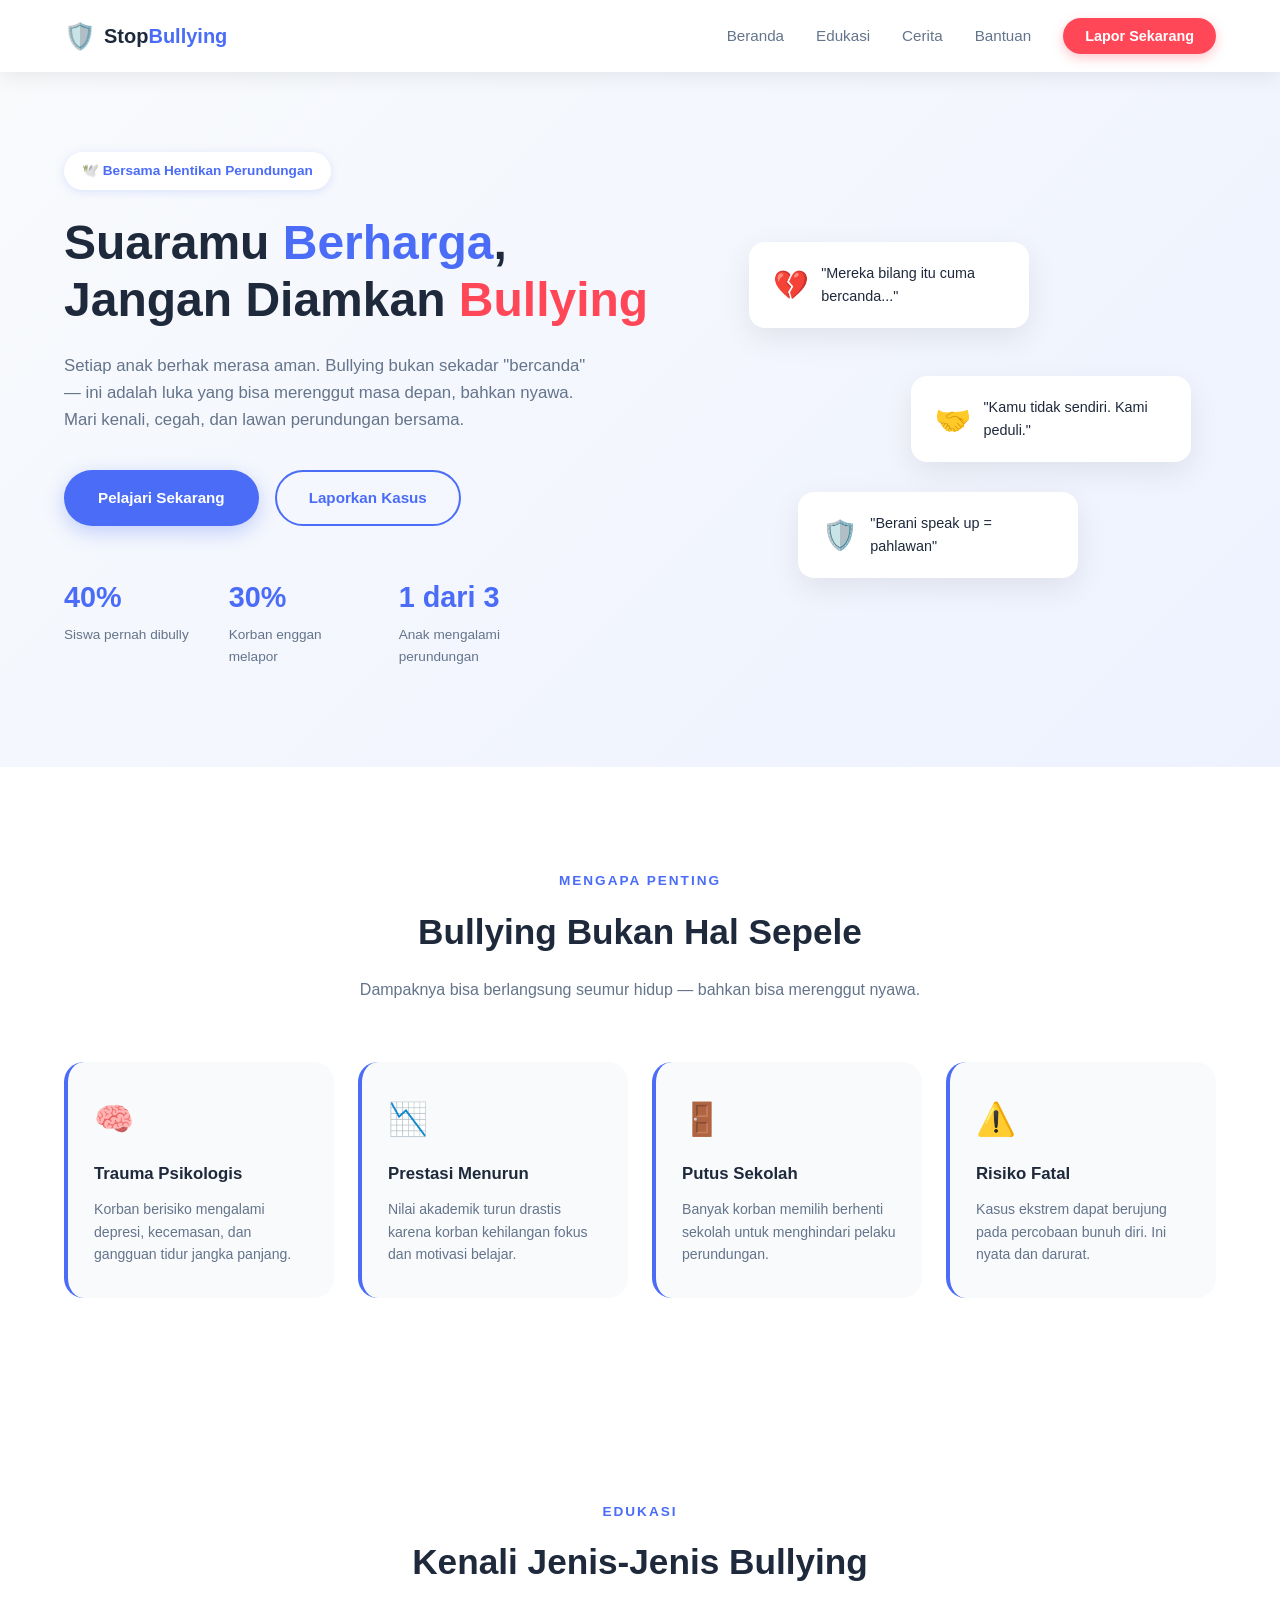
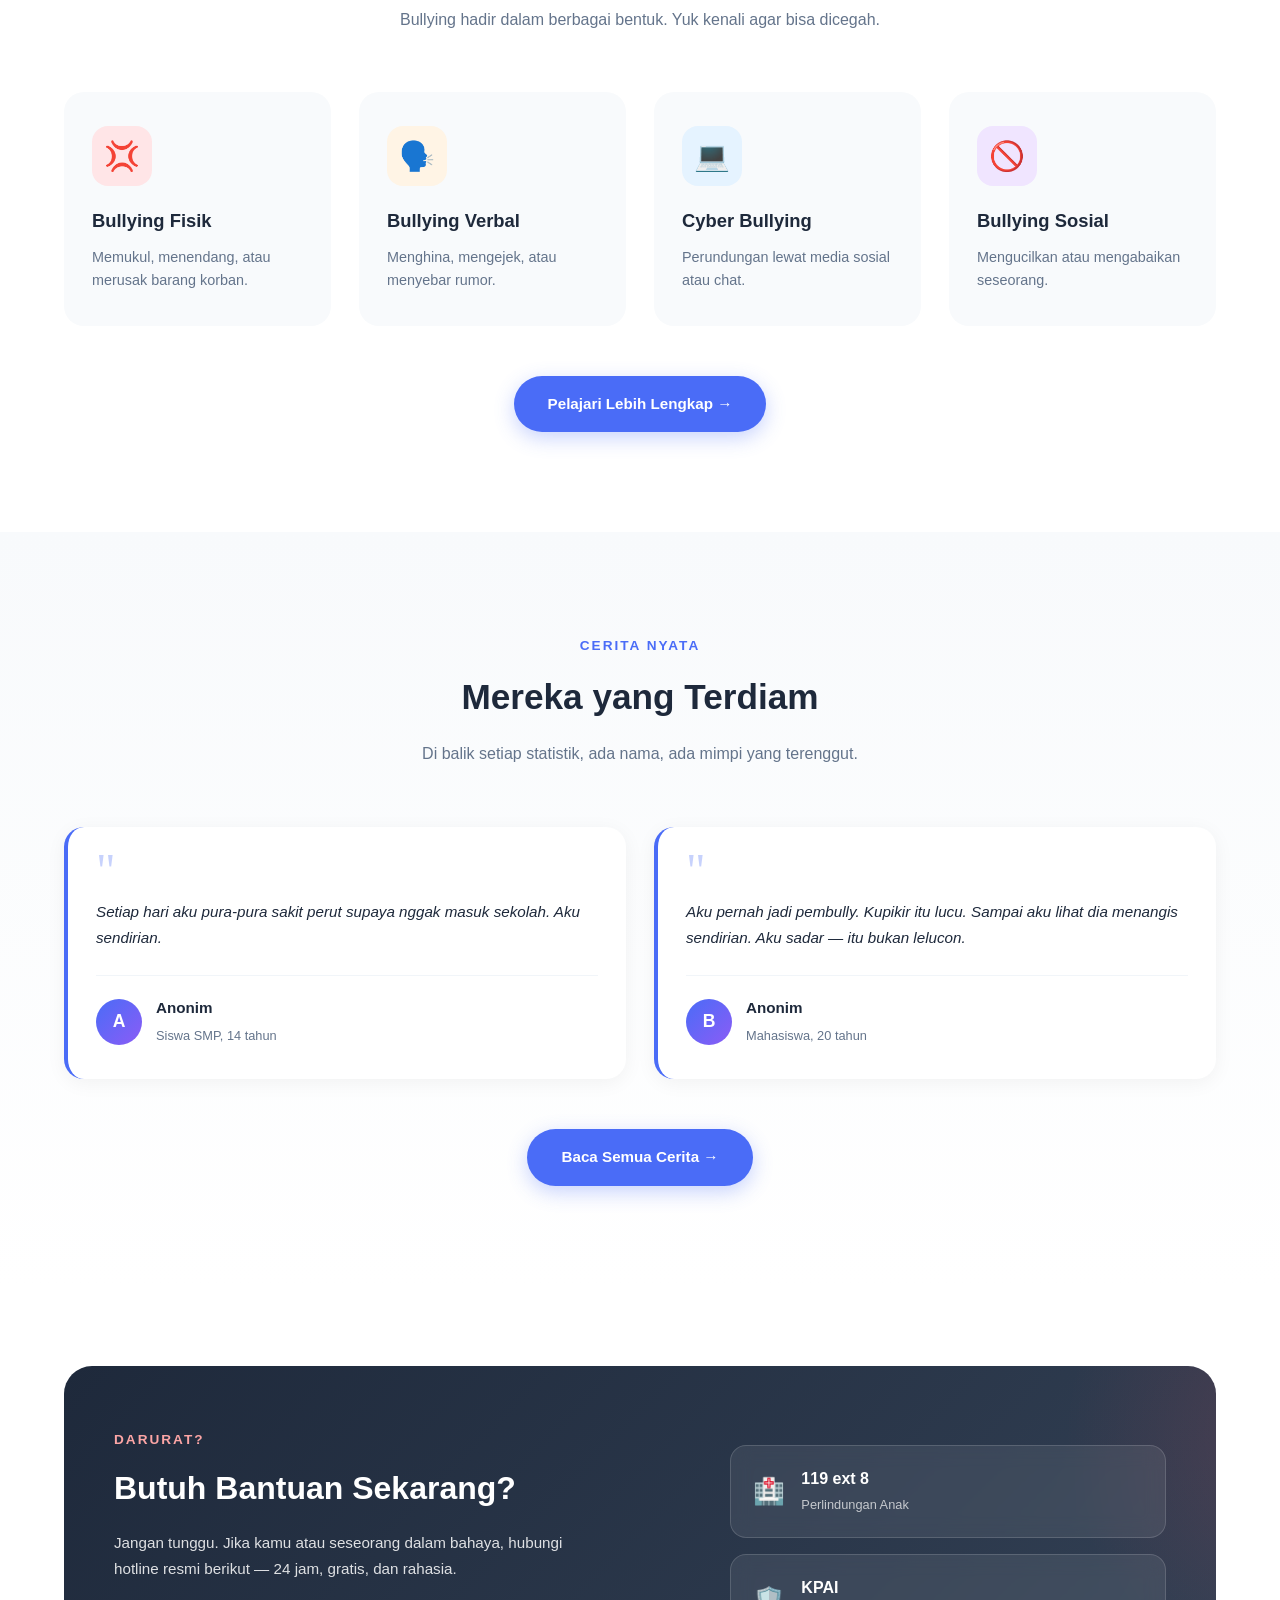
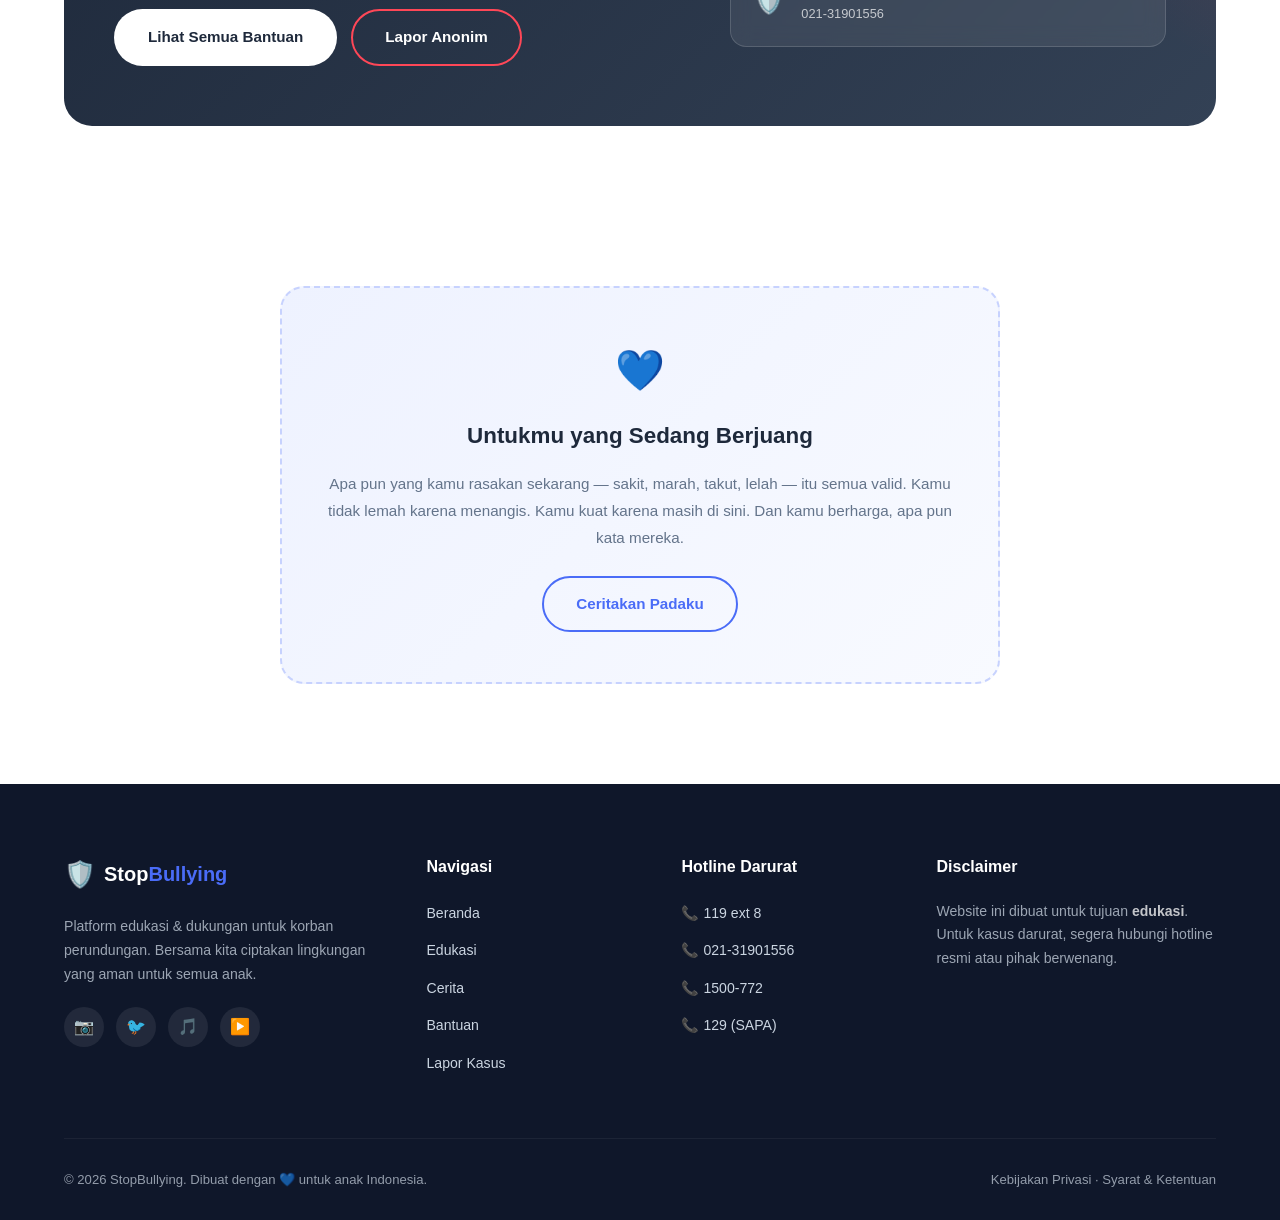
<file: index.html>
<!doctype html>
<html lang="en">
  <head>
    <meta charset="UTF-8" />
    <meta name="viewport" content="width=device-width, initial-scale=1.0" />
    <title>Lindungi kawan bersama</title>
    <link rel="stylesheet" href="./style.css" />
  </head>
  <body>
    <!-- ===== NAVBAR ===== -->
    <nav class="navbar">
      <div class="container nav-container">
        <a href="index.html" class="logo">
          <span class="logo-icon">🛡️</span>
          <span class="logo-text"
            >Stop<span class="highlight">Bullying</span></span
          >
        </a>

        <ul class="nav-menu" id="navMenu">
          <li><a href="index.html" class="nav-link active">Beranda</a></li>
          <li><a href="edukasi.html" class="nav-link">Edukasi</a></li>
          <li><a href="cerita.html" class="nav-link">Cerita</a></li>
          <li><a href="bantuan.html" class="nav-link">Bantuan</a></li>
          <li><a href="lapor.html" class="btn-lapor">Lapor Sekarang</a></li>
        </ul>

        <div class="hamburger" id="hamburger">
          <span></span><span></span><span></span>
        </div>
      </div>
    </nav>

    <section class="hero">
      <div class="container hero-container">
        <div class="hero-content">
          <span class="hero-badge">🕊️ Bersama Hentikan Perundungan</span>
          <h1 class="hero-title">
            Suaramu <span class="text-primary">Berharga</span>,<br />
            Jangan Diamkan <span class="text-danger">Bullying</span>
          </h1>
          <p class="hero-desc">
            Setiap anak berhak merasa aman. Bullying bukan sekadar "bercanda" —
            ini adalah luka yang bisa merenggut masa depan, bahkan nyawa. Mari
            kenali, cegah, dan lawan perundungan bersama.
          </p>
          <div class="hero-buttons">
            <a href="edukasi.html" class="btn btn-primary">Pelajari Sekarang</a>
            <a href="lapor.html" class="btn btn-outline">Laporkan Kasus</a>
          </div>

          <div class="hero-stats">
            <div class="stat-item">
              <h3>40%</h3>
              <p>Siswa pernah dibully</p>
            </div>
            <div class="stat-item">
              <h3>30%</h3>
              <p>Korban enggan melapor</p>
            </div>
            <div class="stat-item">
              <h3>1 dari 3</h3>
              <p>Anak mengalami perundungan</p>
            </div>
          </div>
        </div>

        <div class="hero-visual">
          <div class="hero-card card-1">
            <span class="card-icon">💔</span>
            <p>"Mereka bilang itu cuma bercanda..."</p>
          </div>
          <div class="hero-card card-2">
            <span class="card-icon">🤝</span>
            <p>"Kamu tidak sendiri. Kami peduli."</p>
          </div>
          <div class="hero-card card-3">
            <span class="card-icon">🛡️</span>
            <p>"Berani speak up = pahlawan"</p>
          </div>
        </div>
      </div>
    </section>

    <!-- ===== WHY SECTION (Kenapa ini penting) ===== -->
    <section class="why">
      <div class="container">
        <div class="section-header">
          <span class="section-label">MENGAPA PENTING</span>
          <h2 class="section-title">Bullying Bukan Hal Sepele</h2>
          <p class="section-desc">
            Dampaknya bisa berlangsung seumur hidup — bahkan bisa merenggut
            nyawa.
          </p>
        </div>

        <div class="why-grid">
          <div class="why-card">
            <div class="why-icon">🧠</div>
            <h3>Trauma Psikologis</h3>
            <p>
              Korban berisiko mengalami depresi, kecemasan, dan gangguan tidur
              jangka panjang.
            </p>
          </div>
          <div class="why-card">
            <div class="why-icon">📉</div>
            <h3>Prestasi Menurun</h3>
            <p>
              Nilai akademik turun drastis karena korban kehilangan fokus dan
              motivasi belajar.
            </p>
          </div>
          <div class="why-card">
            <div class="why-icon">🚪</div>
            <h3>Putus Sekolah</h3>
            <p>
              Banyak korban memilih berhenti sekolah untuk menghindari pelaku
              perundungan.
            </p>
          </div>
          <div class="why-card">
            <div class="why-icon">⚠️</div>
            <h3>Risiko Fatal</h3>
            <p>
              Kasus ekstrem dapat berujung pada percobaan bunuh diri. Ini nyata
              dan darurat.
            </p>
          </div>
        </div>
      </div>
    </section>

    <!-- ===== PREVIEW EDUKASI ===== -->
    <section class="preview-section">
      <div class="container">
        <div class="section-header">
          <span class="section-label">EDUKASI</span>
          <h2 class="section-title">Kenali Jenis-Jenis Bullying</h2>
          <p class="section-desc">
            Bullying hadir dalam berbagai bentuk. Yuk kenali agar bisa dicegah.
          </p>
        </div>

        <div class="edukasi-grid">
          <div class="edu-card">
            <div class="edu-icon" style="background: #ffe5e7; color: #ff4757">
              💢
            </div>
            <h3>Bullying Fisik</h3>
            <p>Memukul, menendang, atau merusak barang korban.</p>
          </div>
          <div class="edu-card">
            <div class="edu-icon" style="background: #fff4e5; color: #ff9f43">
              🗣️
            </div>
            <h3>Bullying Verbal</h3>
            <p>Menghina, mengejek, atau menyebar rumor.</p>
          </div>
          <div class="edu-card">
            <div class="edu-icon" style="background: #e5f3ff; color: #4a6cf7">
              💻
            </div>
            <h3>Cyber Bullying</h3>
            <p>Perundungan lewat media sosial atau chat.</p>
          </div>
          <div class="edu-card">
            <div class="edu-icon" style="background: #f0e5ff; color: #8b5cf6">
              🚫
            </div>
            <h3>Bullying Sosial</h3>
            <p>Mengucilkan atau mengabaikan seseorang.</p>
          </div>
        </div>

        <div class="section-cta">
          <a href="edukasi.html" class="btn btn-primary">
            Pelajari Lebih Lengkap →
          </a>
        </div>
      </div>
    </section>

    <!-- ===== PREVIEW CERITA ===== -->
    <section class="preview-section gray-bg">
      <div class="container">
        <div class="section-header">
          <span class="section-label">CERITA NYATA</span>
          <h2 class="section-title">Mereka yang Terdiam</h2>
          <p class="section-desc">
            Di balik setiap statistik, ada nama, ada mimpi yang terenggut.
          </p>
        </div>

        <div class="cerita-grid">
          <div class="cerita-card">
            <div class="cerita-quote">"</div>
            <p class="cerita-text">
              Setiap hari aku pura-pura sakit perut supaya nggak masuk sekolah.
              Aku sendirian.
            </p>
            <div class="cerita-author">
              <div class="author-avatar">A</div>
              <div>
                <h4>Anonim</h4>
                <span>Siswa SMP, 14 tahun</span>
              </div>
            </div>
          </div>
          <div class="cerita-card">
            <div class="cerita-quote">"</div>
            <p class="cerita-text">
              Aku pernah jadi pembully. Kupikir itu lucu. Sampai aku lihat dia
              menangis sendirian. Aku sadar — itu bukan lelucon.
            </p>
            <div class="cerita-author">
              <div class="author-avatar">B</div>
              <div>
                <h4>Anonim</h4>
                <span>Mahasiswa, 20 tahun</span>
              </div>
            </div>
          </div>
        </div>

        <div class="section-cta">
          <a href="cerita.html" class="btn btn-primary">
            Baca Semua Cerita →
          </a>
        </div>
      </div>
    </section>

    <!-- ===== HIGHLIGHT BANTUAN ===== -->
    <section class="highlight-bantuan">
      <div class="container">
        <div class="highlight-box">
          <div class="highlight-content">
            <span class="section-label" style="color: #fca5a5">DARURAT?</span>
            <h2>Butuh Bantuan Sekarang?</h2>
            <p>
              Jangan tunggu. Jika kamu atau seseorang dalam bahaya, hubungi
              hotline resmi berikut — 24 jam, gratis, dan rahasia.
            </p>
            <div class="highlight-buttons">
              <a href="bantuan.html" class="btn btn-white"
                >Lihat Semua Bantuan</a
              >
              <a href="lapor.html" class="btn btn-danger-outline"
                >Lapor Anonim</a
              >
            </div>
          </div>
          <div class="highlight-hotlines">
            <a href="tel:119" class="mini-hotline">
              <span>🏥</span>
              <div>
                <strong>119 ext 8</strong>
                <small>Perlindungan Anak</small>
              </div>
            </a>
            <a href="tel:02131901556" class="mini-hotline">
              <span>🛡️</span>
              <div>
                <strong>KPAI</strong>
                <small>021-31901556</small>
              </div>
            </a>
          </div>
        </div>
      </div>
    </section>

    <!-- ===== SUPPORT BOX ===== -->
    <section class="support-section">
      <div class="container">
        <div class="support-box">
          <div class="support-icon">💙</div>
          <h3>Untukmu yang Sedang Berjuang</h3>
          <p>
            Apa pun yang kamu rasakan sekarang — sakit, marah, takut, lelah —
            itu semua valid. Kamu tidak lemah karena menangis. Kamu kuat karena
            masih di sini. Dan kamu berharga, apa pun kata mereka.
          </p>
          <a href="lapor.html" class="btn btn-outline">Ceritakan Padaku</a>
        </div>
      </div>
    </section>

    <!-- ===== FOOTER ===== -->
    <footer class="footer">
      <div class="container">
        <div class="footer-grid">
          <!-- Kolom 1: Brand -->
          <div class="footer-col">
            <a href="index.html" class="logo footer-logo">
              <span class="logo-icon">🛡️</span>
              <span class="logo-text"
                >Stop<span class="highlight">Bullying</span></span
              >
            </a>
            <p class="footer-desc">
              Platform edukasi & dukungan untuk korban perundungan. Bersama kita
              ciptakan lingkungan yang aman untuk semua anak.
            </p>
            <div class="footer-social">
              <a href="#" aria-label="Instagram">📷</a>
              <a href="#" aria-label="Twitter">🐦</a>
              <a href="#" aria-label="TikTok">🎵</a>
              <a href="#" aria-label="YouTube">▶️</a>
            </div>
          </div>

          <!-- Kolom 2: Navigasi -->
          <div class="footer-col">
            <h4>Navigasi</h4>
            <ul class="footer-links">
              <li><a href="index.html">Beranda</a></li>
              <li><a href="edukasi.html">Edukasi</a></li>
              <li><a href="cerita.html">Cerita</a></li>
              <li><a href="bantuan.html">Bantuan</a></li>
              <li><a href="lapor.html">Lapor Kasus</a></li>
            </ul>
          </div>

          <!-- Kolom 3: Hotline Darurat -->
          <div class="footer-col">
            <h4>Hotline Darurat</h4>
            <ul class="footer-links">
              <li><a href="tel:119">📞 119 ext 8</a></li>
              <li><a href="tel:02131901556">📞 021-31901556</a></li>
              <li><a href="tel:1500772">📞 1500-772</a></li>
              <li><a href="tel:129">📞 129 (SAPA)</a></li>
            </ul>
          </div>

          <!-- Kolom 4: Disclaimer -->
          <div class="footer-col">
            <h4>Disclaimer</h4>
            <p class="footer-desc">
              Website ini dibuat untuk tujuan <strong>edukasi</strong>. Untuk
              kasus darurat, segera hubungi hotline resmi atau pihak berwenang.
            </p>
          </div>
        </div>

        <div class="footer-bottom">
          <p>© 2026 StopBullying. Dibuat dengan 💙 untuk anak Indonesia.</p>
          <p class="footer-bottom-links">
            <a href="#">Kebijakan Privasi</a> ·
            <a href="#">Syarat & Ketentuan</a>
          </p>
        </div>
      </div>
    </footer>

    <script src="./script.js"></script>
  </body>
</html>
</file>
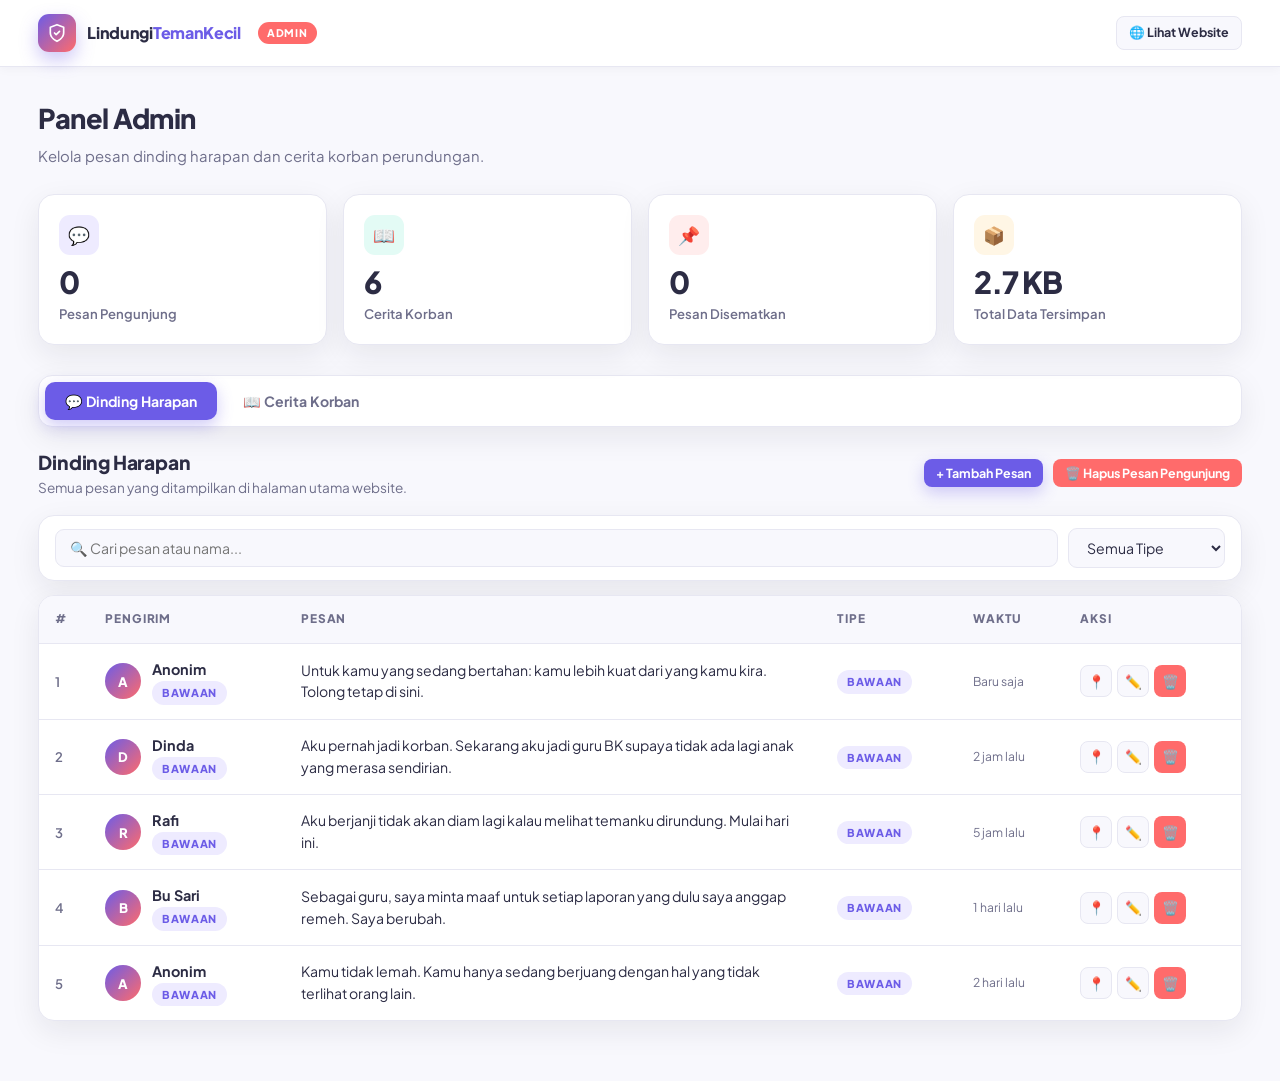
<file: admin.html>
<!DOCTYPE html>
<html lang="id">
<head>
<meta charset="UTF-8">
<meta name="viewport" content="width=device-width, initial-scale=1.0">
<title>Admin Panel — LindungiTemanKecil</title>
<link rel="preconnect" href="https://fonts.googleapis.com">
<link rel="preconnect" href="https://fonts.gstatic.com" crossorigin>
<link href="https://fonts.googleapis.com/css2?family=Plus+Jakarta+Sans:wght@400;500;600;700;800&display=swap" rel="stylesheet">
<style>
/* ============================================================
   RESET & VARIABEL
   ============================================================ */
*,*::before,*::after { box-sizing: border-box; margin: 0; padding: 0; }

:root {
  --primary: #6C5CE7;
  --primary-dark: #4B3FD1;
  --primary-soft: #EEEBFF;
  --accent: #FF6B6B;
  --accent-soft: #FFEDED;
  --teal: #00B894;
  --teal-soft: #E3FBF5;
  --amber: #FFB020;
  --amber-soft: #FFF6E5;
  --dark: #14142B;
  --text: #2C2C44;
  --muted: #6E6E8A;
  --line: #E7E7F2;
  --bg: #F8F8FD;
  --white: #fff;
  --radius: 16px;
  --shadow: 0 10px 30px rgba(20,20,43,.08);
  --font: 'Plus Jakarta Sans', -apple-system, BlinkMacSystemFont, 'Segoe UI', Roboto, sans-serif;
}

body {
  font-family: var(--font);
  background: var(--bg);
  color: var(--text);
  line-height: 1.6;
  -webkit-font-smoothing: antialiased;
  min-height: 100vh;
}

button, input, textarea, select { font-family: inherit; font-size: inherit; }
ul { list-style: none; }
a { color: inherit; text-decoration: none; }

/* ============================================================
   TOPBAR
   ============================================================ */
.topbar {
  background: #fff;
  border-bottom: 1px solid var(--line);
  padding: 14px 0;
  position: sticky; top: 0; z-index: 50;
  box-shadow: 0 2px 10px rgba(20,20,43,.04);
}
.topbar__inner {
  display: flex; align-items: center; justify-content: space-between;
  gap: 20px; width: min(1280px, 94%); margin-inline: auto;
}
.logo { display: flex; align-items: center; gap: 11px; font-weight: 800; font-size: 1rem; letter-spacing: -.02em; }
.logo__mark {
  width: 38px; height: 38px; border-radius: 11px;
  background: linear-gradient(135deg, var(--primary), var(--accent));
  display: grid; place-items: center;
  box-shadow: 0 8px 18px rgba(108,92,231,.34);
  flex-shrink: 0;
}
.logo__mark svg { width: 20px; height: 20px; }
.logo__text span { color: var(--primary); }
.logo__badge {
  font-size: .66rem; font-weight: 800; letter-spacing: .08em;
  background: var(--accent); color: #fff;
  padding: 3px 9px; border-radius: 999px; margin-left: 6px;
}

.topbar__actions { display: flex; gap: 10px; align-items: center; }

.btn {
  display: inline-flex; align-items: center; justify-content: center; gap: 7px;
  padding: 9px 18px; border-radius: 10px; border: none;
  font-weight: 700; font-size: .85rem; cursor: pointer;
  transition: transform .18s, box-shadow .18s, background .18s, color .18s;
  white-space: nowrap;
}
.btn:hover { transform: translateY(-2px); }
.btn--primary { background: var(--primary); color: #fff; box-shadow: 0 6px 16px rgba(108,92,231,.3); }
.btn--primary:hover { background: var(--primary-dark); }
.btn--ghost { background: var(--bg); color: var(--text); border: 1px solid var(--line); }
.btn--ghost:hover { border-color: var(--primary); color: var(--primary); }
.btn--danger { background: var(--accent); color: #fff; }
.btn--danger:hover { background: #e85555; }
.btn--sm { padding: 6px 12px; font-size: .78rem; border-radius: 8px; }
.btn--icon { padding: 7px; width: 32px; height: 32px; border-radius: 8px; }

/* ============================================================
   CONTAINER & HEAD
   ============================================================ */
.container { width: min(1280px, 94%); margin: 30px auto 60px; }

.page-head { margin-bottom: 26px; }
.page-head h1 { font-size: 1.7rem; font-weight: 800; letter-spacing: -.02em; margin-bottom: 4px; }
.page-head p { color: var(--muted); font-size: .93rem; }

/* ============================================================
   STAT CARDS
   ============================================================ */
.stat-grid {
  display: grid; grid-template-columns: repeat(auto-fit, minmax(180px, 1fr));
  gap: 16px; margin-bottom: 30px;
}
.stat-card {
  background: #fff; border: 1px solid var(--line);
  border-radius: var(--radius); padding: 20px;
  box-shadow: var(--shadow);
  transition: transform .22s, box-shadow .22s;
}
.stat-card:hover { transform: translateY(-3px); box-shadow: 0 16px 40px rgba(20,20,43,.12); }
.stat-card__icon {
  width: 40px; height: 40px; border-radius: 11px;
  display: grid; place-items: center; font-size: 1.1rem;
  margin-bottom: 12px;
}
.sc-purple { background: var(--primary-soft); }
.sc-teal   { background: var(--teal-soft); }
.sc-red    { background: var(--accent-soft); }
.sc-amber  { background: var(--amber-soft); }
.stat-card__num {
  font-size: 1.9rem; font-weight: 800;
  letter-spacing: -.03em; line-height: 1;
}
.stat-card__label { font-size: .82rem; color: var(--muted); font-weight: 600; margin-top: 5px; }

/* ============================================================
   TAB NAVIGASI
   ============================================================ */
.tabs {
  display: flex; gap: 6px; flex-wrap: wrap;
  background: #fff; border: 1px solid var(--line);
  border-radius: 14px; padding: 6px;
  margin-bottom: 20px; box-shadow: var(--shadow);
}
.tab {
  padding: 10px 20px; border: none; background: transparent;
  border-radius: 10px; font-weight: 700; font-size: .88rem;
  color: var(--muted); cursor: pointer;
  transition: background .2s, color .2s;
}
.tab:hover { background: var(--bg); color: var(--text); }
.tab.active { background: var(--primary); color: #fff; box-shadow: 0 6px 16px rgba(108,92,231,.32); }

/* ============================================================
   PANEL
   ============================================================ */
.panel { display: none; animation: fadeIn .3s ease; }
.panel.active { display: block; }
@keyframes fadeIn {
  from { opacity: 0; transform: translateY(8px); }
  to   { opacity: 1; transform: none; }
}

.panel-head {
  display: flex; justify-content: space-between; align-items: center;
  flex-wrap: wrap; gap: 14px; margin-bottom: 16px;
}
.panel-head h2 { font-size: 1.2rem; font-weight: 800; letter-spacing: -.01em; }
.panel-head p { color: var(--muted); font-size: .85rem; }
.panel-actions { display: flex; gap: 10px; flex-wrap: wrap; }

.toolbar {
  display: flex; flex-wrap: wrap; gap: 10px; align-items: center;
  background: #fff; border: 1px solid var(--line);
  border-radius: var(--radius); padding: 12px 16px;
  margin-bottom: 14px; box-shadow: var(--shadow);
}
.toolbar input[type="search"], .toolbar select {
  padding: 9px 14px; border: 1px solid var(--line);
  border-radius: 9px; background: var(--bg);
  color: var(--text); outline: none; font-size: .88rem;
  transition: border-color .2s, background .2s;
}
.toolbar input[type="search"] { flex: 1; min-width: 200px; }
.toolbar input:focus, .toolbar select:focus {
  border-color: var(--primary); background: #fff;
}

/* ============================================================
   TABEL
   ============================================================ */
.table-wrap {
  background: #fff; border: 1px solid var(--line);
  border-radius: var(--radius); overflow: hidden;
  box-shadow: var(--shadow);
}
table {
  width: 100%; border-collapse: collapse;
  font-size: .9rem;
}
thead {
  background: var(--bg);
  border-bottom: 1px solid var(--line);
}
th {
  text-align: left; padding: 14px 16px;
  font-size: .74rem; font-weight: 800;
  letter-spacing: .07em; text-transform: uppercase;
  color: var(--muted); white-space: nowrap;
}
td {
  padding: 14px 16px; border-bottom: 1px solid var(--line);
  vertical-align: middle;
}
tbody tr:last-child td { border-bottom: none; }
tbody tr { transition: background .18s; }
tbody tr:hover { background: #FAFAFF; }
tbody tr.pinned { background: linear-gradient(to right, var(--primary-soft), transparent 60%); }

.td-num { color: var(--muted); font-size: .82rem; font-weight: 600; width: 50px; }
.td-avatar {
  display: flex; align-items: center; gap: 11px;
}
.avatar {
  width: 36px; height: 36px; border-radius: 50%;
  display: grid; place-items: center;
  font-weight: 800; font-size: .82rem; color: #fff;
  flex-shrink: 0;
  background: linear-gradient(135deg, var(--primary), var(--accent));
}
.td-name { font-weight: 700; }
.td-meta { font-size: .76rem; color: var(--muted); }
.td-text {
  max-width: 420px; line-height: 1.55;
  color: var(--text); font-size: .88rem;
}
.td-actions { display: flex; gap: 5px; white-space: nowrap; }

.badge {
  display: inline-block;
  font-size: .68rem; font-weight: 800;
  letter-spacing: .05em; text-transform: uppercase;
  padding: 3px 10px; border-radius: 999px;
  white-space: nowrap;
}
.badge--purple { background: var(--primary-soft); color: var(--primary); }
.badge--teal   { background: var(--teal-soft); color: #067A5C; }
.badge--red    { background: var(--accent-soft); color: #B33A3A; }
.badge--amber  { background: var(--amber-soft); color: #8B5E00; }

/* Empty state */
.empty {
  text-align: center; padding: 60px 20px;
  color: var(--muted);
}
.empty__icon { font-size: 2.4rem; margin-bottom: 12px; opacity: .5; }
.empty h4 { font-weight: 700; color: var(--text); margin-bottom: 4px; font-size: .98rem; }

/* ============================================================
   MODAL EDIT
   ============================================================ */
.modal-bg {
  position: fixed; inset: 0; z-index: 800;
  background: rgba(20,20,43,.55);
  backdrop-filter: blur(6px); -webkit-backdrop-filter: blur(6px);
  display: grid; place-items: center; padding: 20px;
  opacity: 0; visibility: hidden; transition: .25s;
}
.modal-bg.show { opacity: 1; visibility: visible; }
.modal {
  width: min(520px, 100%); background: #fff;
  border-radius: var(--radius); padding: 28px;
  box-shadow: 0 22px 60px rgba(20,20,43,.2);
  transform: scale(.94); transition: transform .28s;
  max-height: 92vh; overflow-y: auto;
}
.modal-bg.show .modal { transform: scale(1); }
.modal h3 { font-size: 1.15rem; font-weight: 800; margin-bottom: 20px; }
.field { margin-bottom: 14px; }
.field label {
  display: block; font-size: .74rem; font-weight: 800;
  letter-spacing: .06em; text-transform: uppercase;
  color: var(--muted); margin-bottom: 6px;
}
.field input, .field textarea, .field select {
  width: 100%; padding: 11px 14px;
  border: 1px solid var(--line); border-radius: 10px;
  background: var(--bg); outline: none; font-size: .9rem;
  transition: border-color .2s, background .2s;
}
.field input:focus, .field textarea:focus, .field select:focus {
  border-color: var(--primary); background: #fff;
}
.field textarea { min-height: 100px; resize: vertical; }
.modal__actions { display: flex; gap: 10px; justify-content: flex-end; margin-top: 22px; }

/* ============================================================
   TOAST
   ============================================================ */
.toast {
  position: fixed; bottom: 26px; left: 50%;
  transform: translate(-50%, 100px);
  background: var(--dark); color: #fff;
  padding: 13px 22px; border-radius: 12px;
  font-size: .9rem; font-weight: 600;
  box-shadow: 0 18px 40px rgba(20,20,43,.25);
  z-index: 900; opacity: 0; pointer-events: none;
  transition: transform .35s cubic-bezier(.2,.7,.3,1), opacity .35s;
  display: flex; align-items: center; gap: 10px;
}
.toast.show { transform: translate(-50%, 0); opacity: 1; }
.toast--ok  { background: linear-gradient(135deg, #00B894, #00D1A8); }
.toast--err { background: linear-gradient(135deg, #FF6B6B, #E85555); }

/* ============================================================
   RESPONSIVE
   ============================================================ */
@media (max-width: 720px) {
  .topbar__inner { flex-wrap: wrap; }
  .container { margin: 20px auto 50px; }
  .page-head h1 { font-size: 1.35rem; }
  .table-wrap { overflow-x: auto; }
  table { min-width: 700px; }
  .stat-card__num { font-size: 1.6rem; }
  .tabs { overflow-x: auto; flex-wrap: nowrap; }
  .tab { flex-shrink: 0; }
}
</style>
</head>
<body>

<!-- ============================================================
     TOPBAR
     ============================================================ -->
<header class="topbar">
  <div class="topbar__inner">
    <div class="logo">
      <span class="logo__mark">
        <svg viewBox="0 0 24 24" fill="none" stroke="#fff" stroke-width="2" stroke-linecap="round" stroke-linejoin="round">
          <path d="M12 22s8-4 8-10V5l-8-3-8 3v7c0 6 8 10 8 10z"/>
          <path d="M9 12l2 2 4-4"/>
        </svg>
      </span>
      <span class="logo__text">Lindungi<span>TemanKecil</span></span>
      <span class="logo__badge">ADMIN</span>
    </div>

    <div class="topbar__actions">
      <a href="index.html" class="btn btn--ghost btn--sm">🌐 Lihat Website</a>
    </div>
  </div>
</header>

<!-- ============================================================
     KONTEN
     ============================================================ -->
<div class="container">

  <div class="page-head">
    <h1>Panel Admin</h1>
    <p>Kelola pesan dinding harapan dan cerita korban perundungan.</p>
  </div>

  <!-- STAT CARDS -->
  <div class="stat-grid">
    <div class="stat-card">
      <div class="stat-card__icon sc-purple">💬</div>
      <div class="stat-card__num" id="statUserMsg">0</div>
      <div class="stat-card__label">Pesan Pengunjung</div>
    </div>
    <div class="stat-card">
      <div class="stat-card__icon sc-teal">📖</div>
      <div class="stat-card__num" id="statStories">0</div>
      <div class="stat-card__label">Cerita Korban</div>
    </div>
    <div class="stat-card">
      <div class="stat-card__icon sc-red">📌</div>
      <div class="stat-card__num" id="statPinned">0</div>
      <div class="stat-card__label">Pesan Disematkan</div>
    </div>
    <div class="stat-card">
      <div class="stat-card__icon sc-amber">📦</div>
      <div class="stat-card__num" id="statSize">0 KB</div>
      <div class="stat-card__label">Total Data Tersimpan</div>
    </div>
  </div>

  <!-- TABS -->
  <div class="tabs">
    <button class="tab active" data-panel="messages">💬 Dinding Harapan</button>
    <button class="tab" data-panel="stories">📖 Cerita Korban</button>
  </div>

  <!-- ============================================================
       PANEL: DINDING HARAPAN
       ============================================================ -->
  <section class="panel active" id="panel-messages">
    <div class="panel-head">
      <div>
        <h2>Dinding Harapan</h2>
        <p>Semua pesan yang ditampilkan di halaman utama website.</p>
      </div>
      <div class="panel-actions">
        <button class="btn btn--primary btn--sm" id="addMsg">+ Tambah Pesan</button>
        <button class="btn btn--danger btn--sm" id="clearUserMsg">🗑️ Hapus Pesan Pengunjung</button>
      </div>
    </div>

    <div class="toolbar">
      <input type="search" id="msgSearch" placeholder="🔍 Cari pesan atau nama...">
      <select id="msgFilter">
        <option value="all">Semua Tipe</option>
        <option value="user">Dari Pengunjung</option>
        <option value="default">Pesan Bawaan</option>
        <option value="pinned">Disematkan</option>
      </select>
    </div>

    <div class="table-wrap">
      <table>
        <thead>
          <tr>
            <th>#</th>
            <th>Pengirim</th>
            <th>Pesan</th>
            <th>Tipe</th>
            <th>Waktu</th>
            <th>Aksi</th>
          </tr>
        </thead>
        <tbody id="msgTbody"></tbody>
      </table>
    </div>
  </section>

  <!-- ============================================================
       PANEL: CERITA KORBAN
       ============================================================ -->
  <section class="panel" id="panel-stories">
    <div class="panel-head">
      <div>
        <h2>Cerita Korban</h2>
        <p>Daftar cerita yang ditampilkan di section "Cerita yang Jarang Kita Dengar".</p>
      </div>
      <div class="panel-actions">
        <button class="btn btn--primary btn--sm" id="addStory">+ Tambah Cerita</button>
        <button class="btn btn--ghost btn--sm" id="resetStories">↺ Reset Default</button>
      </div>
    </div>

    <div class="toolbar">
      <input type="search" id="storySearch" placeholder="🔍 Cari nama, cerita, atau tag...">
      <select id="storyFilter">
        <option value="all">Semua Kategori</option>
        <option value="anak">Anak &amp; Pelajar</option>
        <option value="remaja">Remaja</option>
        <option value="cyber">Dunia Maya</option>
        <option value="kerja">Dunia Kerja</option>
      </select>
    </div>

    <div class="table-wrap">
      <table>
        <thead>
          <tr>
            <th>#</th>
            <th>Korban</th>
            <th>Kategori</th>
            <th>Isi Cerita</th>
            <th>Tag</th>
            <th>Aksi</th>
          </tr>
        </thead>
        <tbody id="storyTbody"></tbody>
      </table>
    </div>
  </section>

</div>

<!-- ============================================================
     MODAL EDIT
     ============================================================ -->
<div class="modal-bg" id="modalBg">
  <div class="modal" id="modalContent">
    <!-- Diisi oleh JS -->
  </div>
</div>

<!-- TOAST -->
<div class="toast" id="toast">
  <span id="toastIcon">✓</span><span id="toastText">Tersimpan</span>
</div>

<script>
/* ============================================================
   KONFIGURASI — kunci localStorage sama dengan index.html
   ============================================================ */
const KEY_HOPE    = 'ltk_hope_messages';
const KEY_STORIES = 'ltk_stories';

/* ============================================================
   UTIL
   ============================================================ */
const $  = (s, el = document) => el.querySelector(s);
const $$ = (s, el = document) => Array.from(el.querySelectorAll(s));

function escapeHtml(str) {
  return String(str ?? '')
    .replace(/&/g, '&amp;').replace(/</g, '&lt;').replace(/>/g, '&gt;')
    .replace(/"/g, '&quot;').replace(/'/g, '&#039;');
}

function load(key, fallback = []) {
  try {
    const raw = localStorage.getItem(key);
    return raw ? JSON.parse(raw) : fallback;
  } catch { return fallback; }
}
function save(key, val) {
  try { localStorage.setItem(key, JSON.stringify(val)); return true; }
  catch { return false; }
}
function uid(prefix = 'id') {
  return prefix + '_' + Date.now() + '_' + Math.random().toString(36).slice(2, 7);
}

let toastTimer;
function toast(text, type = 'ok') {
  const el = $('#toast');
  $('#toastIcon').textContent = type === 'ok' ? '✓' : '!';
  $('#toastText').textContent = text;
  el.className = 'toast show ' + (type === 'ok' ? 'toast--ok' : 'toast--err');
  clearTimeout(toastTimer);
  toastTimer = setTimeout(() => el.classList.remove('show'), 2400);
}

/* ============================================================
   DATA DEFAULT
   ============================================================ */
const DEFAULT_STORIES = [
  { id:'s1', name:'"A"',   age:'11 tahun · SD',      cat:'anak',   avatar:'a1', text:'"Setiap hari tas saya disembunyikan. Saya bilang ke guru, tapi kata guru \'itu cuma becanda, kamu jangan cengeng\'. Akhirnya saya diam. Sampai sekarang saya masih takut kalau ada orang tertawa di belakang saya."', tag:'Perundungan verbal & fisik' },
  { id:'s2', name:'"R"',   age:'15 tahun · SMP',     cat:'remaja', avatar:'a2', text:'"Saya dikucilkan selama satu tahun. Tidak ada yang mau duduk di sebelah saya. Kalau ada kerja kelompok, saya selalu jadi yang terakhir dipilih. Saya mulai berpikir mungkin memang ada yang salah dengan diri saya."', tag:'Perundungan sosial' },
  { id:'s3', name:'"N"',   age:'16 tahun · SMA',     cat:'cyber',  avatar:'a3', text:'"Foto saya diedit dan disebar ke grup kelas. Ada ratusan komentar. Saya hapus akun, ganti nomor, tapi screenshot-nya tetap ada di internet. Rasanya seperti tidak ada tempat untuk bersembunyi."', tag:'Perundungan dunia maya' },
  { id:'s4', name:'"D"',   age:'12 tahun · SD',      cat:'anak',   avatar:'a4', text:'"Kata mereka saya terlalu gemuk. Saya berhenti makan siang di sekolah. Ibu saya tidak tahu sampai berat badan saya turun banyak. Saya hanya ingin tidak ada yang melihat saya."', tag:'Perundungan verbal' },
  { id:'s5', name:'"F"',   age:'17 tahun · SMA',     cat:'remaja', avatar:'a1', text:'"Saya dulunya pelaku. Saya pikir itu lucu karena semua orang tertawa. Baru setelah dia pindah sekolah, saya sadar. Saya menghancurkan seseorang hanya untuk terlihat keren. Saya minta maaf, tapi luka itu sudah ada."', tag:'Perspektif pelaku' },
  { id:'s6', name:'"S"',   age:'24 tahun · Pekerja', cat:'kerja',  avatar:'a2', text:'"Perundungan tidak berhenti di sekolah. Di kantor, saya direndahkan terus di depan tim, hasil kerja saya diakui orang lain. Saya takut melapor karena butuh pekerjaan ini."', tag:'Perundungan di tempat kerja' }
];

const DEFAULT_HOPE = [
  { id:'d1', name:'Anonim',  text:'Untuk kamu yang sedang bertahan: kamu lebih kuat dari yang kamu kira. Tolong tetap di sini.', time:'Baru saja', type:'default', pinned:false },
  { id:'d2', name:'Dinda',   text:'Aku pernah jadi korban. Sekarang aku jadi guru BK supaya tidak ada lagi anak yang merasa sendirian.', time:'2 jam lalu', type:'default', pinned:false },
  { id:'d3', name:'Rafi',    text:'Aku berjanji tidak akan diam lagi kalau melihat temanku dirundung. Mulai hari ini.', time:'5 jam lalu', type:'default', pinned:false },
  { id:'d4', name:'Bu Sari', text:'Sebagai guru, saya minta maaf untuk setiap laporan yang dulu saya anggap remeh. Saya berubah.', time:'1 hari lalu', type:'default', pinned:false },
  { id:'d5', name:'Anonim',  text:'Kamu tidak lemah. Kamu hanya sedang berjuang dengan hal yang tidak terlihat orang lain.', time:'2 hari lalu', type:'default', pinned:false }
];

/* ============================================================
   STATE
   ============================================================ */
let hopeData    = [];
let storiesData = [];

/* ============================================================
   INISIALISASI
   ============================================================ */
function init() {
  // Cerita
  storiesData = load(KEY_STORIES, null);
  if (!storiesData || !Array.isArray(storiesData) || storiesData.length === 0) {
    storiesData = JSON.parse(JSON.stringify(DEFAULT_STORIES));
    save(KEY_STORIES, storiesData);
  }

  // Pesan dinding
  hopeData = load(KEY_HOPE, null);
  if (!hopeData || !Array.isArray(hopeData) || hopeData.length === 0) {
    hopeData = JSON.parse(JSON.stringify(DEFAULT_HOPE));
    save(KEY_HOPE, hopeData);
  }

  renderStats();
  renderMessages();
  renderStories();
}

/* ============================================================
   STATISTIK
   ============================================================ */
function renderStats() {
  const userMsgs = hopeData.filter(m => m.type === 'user').length;
  const pinned   = hopeData.filter(m => m.pinned).length;

  $('#statUserMsg').textContent = userMsgs;
  $('#statStories').textContent = storiesData.length;
  $('#statPinned').textContent  = pinned;

  let bytes = 0;
  try {
    bytes = (localStorage.getItem(KEY_HOPE) || '').length +
            (localStorage.getItem(KEY_STORIES) || '').length;
  } catch {}
  const kb = (bytes / 1024).toFixed(1);
  $('#statSize').textContent = kb + ' KB';
}

/* ============================================================
   TAB NAVIGASI
   ============================================================ */
$$('.tab').forEach(tab => {
  tab.addEventListener('click', () => {
    $$('.tab').forEach(t => t.classList.remove('active'));
    tab.classList.add('active');

    $$('.panel').forEach(p => p.classList.remove('active'));
    $('#panel-' + tab.dataset.panel).classList.add('active');
  });
});

/* ============================================================
   TABEL PESAN DINDING HARAPAN
   ============================================================ */
const msgTbody = $('#msgTbody');

function renderMessages() {
  const q      = $('#msgSearch').value.trim().toLowerCase();
  const filter = $('#msgFilter').value;

  let list = [...hopeData];

  if (filter === 'user')    list = list.filter(m => m.type === 'user');
  if (filter === 'default') list = list.filter(m => m.type === 'default');
  if (filter === 'pinned')  list = list.filter(m => m.pinned);

  if (q) list = list.filter(m =>
    (m.name || '').toLowerCase().includes(q) ||
    (m.text || '').toLowerCase().includes(q)
  );

  // Pinned di atas
  list.sort((a, b) => (b.pinned ? 1 : 0) - (a.pinned ? 1 : 0));

  if (list.length === 0) {
    msgTbody.innerHTML = `
      <tr><td colspan="6">
        <div class="empty">
          <div class="empty__icon">💬</div>
          <h4>Tidak ada pesan</h4>
          <p>Belum ada pesan yang cocok dengan filter atau pencarianmu.</p>
        </div>
      </td></tr>`;
    return;
  }

  msgTbody.innerHTML = list.map((m, i) => {
    const initial = (m.name || 'A').trim().charAt(0).toUpperCase();
    const isUser  = m.type === 'user';
    const typeBadge = isUser
      ? '<span class="badge badge--teal">Pengunjung</span>'
      : '<span class="badge badge--purple">Bawaan</span>';
    const pinBadge = m.pinned
      ? ' <span class="badge badge--amber">📌 Disematkan</span>' : '';

    return `
      <tr class="${m.pinned ? 'pinned' : ''}" data-id="${escapeHtml(m.id)}">
        <td class="td-num">${i + 1}</td>
        <td>
          <div class="td-avatar">
            <div class="avatar">${escapeHtml(initial)}</div>
            <div>
              <div class="td-name">${escapeHtml(m.name || 'Anonim')}</div>
              <div class="td-meta">${typeBadge}${pinBadge}</div>
            </div>
          </div>
        </td>
        <td class="td-text">${escapeHtml(m.text || '')}</td>
        <td>${typeBadge}</td>
        <td class="td-meta">${escapeHtml(m.time || '-')}</td>
        <td>
          <div class="td-actions">
            <button class="btn btn--ghost btn--icon" title="${m.pinned ? 'Lepas semat' : 'Sematkan'}"
              onclick="togglePin('${escapeHtml(m.id)}')">${m.pinned ? '📌' : '📍'}</button>
            <button class="btn btn--ghost btn--icon" title="Edit"
              onclick="editMsg('${escapeHtml(m.id)}')">✏️</button>
            <button class="btn btn--danger btn--icon" title="Hapus"
              onclick="delMsg('${escapeHtml(m.id)}')">🗑️</button>
          </div>
        </td>
      </tr>`;
  }).join('');
}

$('#msgSearch').addEventListener('input', renderMessages);
$('#msgFilter').addEventListener('change', renderMessages);

/* ============================================================
   AKSI PESAN
   ============================================================ */
function togglePin(id) {
  const idx = hopeData.findIndex(m => m.id === id);
  if (idx < 0) return;
  hopeData[idx].pinned = !hopeData[idx].pinned;
  save(KEY_HOPE, hopeData);
  renderMessages();
  renderStats();
  toast(hopeData[idx].pinned ? 'Pesan disematkan' : 'Semat dilepas');
}

function delMsg(id) {
  if (!confirm('Hapus pesan ini secara permanen?')) return;
  hopeData = hopeData.filter(m => m.id !== id);
  save(KEY_HOPE, hopeData);
  renderMessages();
  renderStats();
  toast('Pesan dihapus', 'err');
}

function editMsg(id) {
  const idx = hopeData.findIndex(m => m.id === id);
  if (idx < 0) return;
  const m = hopeData[idx];

  openModal({
    title: 'Edit Pesan',
    fields: [
      { name: 'name', label: 'Nama Pengirim',  value: m.name,  type: 'text', maxlength: 30 },
      { name: 'text', label: 'Isi Pesan',      value: m.text,  type: 'textarea', maxlength: 280 },
      { name: 'time', label: 'Waktu (label)',  value: m.time,  type: 'text', maxlength: 20 }
    ],
    onSubmit: (values) => {
      hopeData[idx] = { ...m, ...values };
      save(KEY_HOPE, hopeData);
      renderMessages();
      toast('Pesan diperbarui');
    }
  });
}

function addMsg() {
  openModal({
    title: 'Tambah Pesan Baru',
    fields: [
      { name: 'name', label: 'Nama Pengirim', value: 'Anonim', type: 'text', maxlength: 30 },
      { name: 'text', label: 'Isi Pesan',     value: '',       type: 'textarea', maxlength: 280 },
      { name: 'time', label: 'Waktu (label)', value: 'Baru saja', type: 'text', maxlength: 20 }
    ],
    onSubmit: (values) => {
      hopeData.unshift({
        id: uid('h'),
        name: values.name || 'Anonim',
        text: values.text,
        time: values.time || 'Baru saja',
        type: 'user',
        pinned: false
      });
      save(KEY_HOPE, hopeData);
      renderMessages();
      renderStats();
      toast('Pesan baru ditambahkan');
    }
  });
}

$('#addMsg').addEventListener('click', addMsg);

$('#clearUserMsg').addEventListener('click', () => {
  const count = hopeData.filter(m => m.type === 'user').length;
  if (count === 0) return toast('Tidak ada pesan pengunjung', 'err');
  if (!confirm(`Hapus ${count} pesan dari pengunjung? Pesan bawaan tetap aman.`)) return;

  hopeData = hopeData.filter(m => m.type !== 'user');
  save(KEY_HOPE, hopeData);
  renderMessages();
  renderStats();
  toast(`${count} pesan pengunjung dihapus`, 'err');
});

/* ============================================================
   TABEL CERITA KORBAN
   ============================================================ */
const storyTbody = $('#storyTbody');

const CAT_LABEL = {
  anak:   'Anak & Pelajar',
  remaja: 'Remaja',
  cyber:  'Dunia Maya',
  kerja:  'Dunia Kerja'
};
const CAT_BADGE = {
  anak:   'badge--purple',
  remaja: 'badge--teal',
  cyber:  'badge--red',
  kerja:  'badge--amber'
};

function renderStories() {
  const q      = $('#storySearch').value.trim().toLowerCase();
  const filter = $('#storyFilter').value;

  let list = storiesData.map((s, i) => ({ ...s, _idx: i }));

  if (filter !== 'all') list = list.filter(s => s.cat === filter);

  if (q) list = list.filter(s =>
    (s.name || '').toLowerCase().includes(q) ||
    (s.text || '').toLowerCase().includes(q) ||
    (s.tag  || '').toLowerCase().includes(q)
  );

  if (list.length === 0) {
    storyTbody.innerHTML = `
      <tr><td colspan="6">
        <div class="empty">
          <div class="empty__icon">📖</div>
          <h4>Tidak ada cerita</h4>
          <p>Belum ada cerita yang cocok dengan filter atau pencarianmu.</p>
        </div>
      </td></tr>`;
    return;
  }

  storyTbody.innerHTML = list.map((s, i) => `
    <tr data-idx="${s._idx}">
      <td class="td-num">${i + 1}</td>
      <td>
        <div class="td-avatar">
          <div class="avatar ${escapeHtml(s.avatar || 'a1')}">${escapeHtml((s.name || 'A').replace(/\W/g, '').charAt(0) || 'A')}</div>
          <div>
            <div class="td-name">${escapeHtml(s.name || 'Anonim')}</div>
            <div class="td-meta">${escapeHtml(s.age || '-')}</div>
          </div>
        </div>
      </td>
      <td>
        <span class="badge ${CAT_BADGE[s.cat] || 'badge--purple'}">
          ${escapeHtml(CAT_LABEL[s.cat] || s.cat)}
        </span>
      </td>
      <td class="td-text">${escapeHtml(s.text || '')}</td>
      <td><span class="badge badge--purple">${escapeHtml(s.tag || '-')}</span></td>
      <td>
        <div class="td-actions">
          <button class="btn btn--ghost btn--icon" title="Edit"
            onclick="editStory(${s._idx})">✏️</button>
          <button class="btn btn--danger btn--icon" title="Hapus"
            onclick="delStory(${s._idx})">🗑️</button>
        </div>
      </td>
    </tr>
  `).join('');
}

$('#storySearch').addEventListener('input', renderStories);
$('#storyFilter').addEventListener('change', renderStories);

/* ============================================================
   AKSI CERITA
   ============================================================ */
function delStory(idx) {
  if (!confirm('Hapus cerita ini secara permanen?')) return;
  storiesData.splice(idx, 1);
  save(KEY_STORIES, storiesData);
  renderStories();
  renderStats();
  toast('Cerita dihapus', 'err');
}

function editStory(idx) {
  const s = storiesData[idx];
  if (!s) return;

  openModal({
    title: 'Edit Cerita Korban',
    fields: [
      { name: 'name', label: 'Nama / Inisial',  value: s.name, type: 'text', maxlength: 40 },
      { name: 'age',  label: 'Usia / Keterangan', value: s.age, type: 'text', maxlength: 40 },
      { name: 'cat',  label: 'Kategori', value: s.cat, type: 'select',
        options: [
          { value: 'anak',   label: 'Anak & Pelajar' },
          { value: 'remaja', label: 'Remaja' },
          { value: 'cyber',  label: 'Dunia Maya' },
          { value: 'kerja',  label: 'Dunia Kerja' }
        ]
      },
      { name: 'avatar', label: 'Warna Avatar', value: s.avatar, type: 'select',
        options: [
          { value: 'a1', label: 'Ungu' },
          { value: 'a2', label: 'Merah' },
          { value: 'a3', label: 'Hijau' },
          { value: 'a4', label: 'Kuning' }
        ]
      },
      { name: 'text', label: 'Isi Cerita', value: s.text, type: 'textarea', maxlength: 500 },
      { name: 'tag',  label: 'Label / Tag', value: s.tag, type: 'text', maxlength: 60 }
    ],
    onSubmit: (values) => {
      storiesData[idx] = { ...s, ...values };
      save(KEY_STORIES, storiesData);
      renderStories();
      toast('Cerita diperbarui');
    }
  });
}

$('#addStory').addEventListener('click', () => {
  openModal({
    title: 'Tambah Cerita Baru',
    fields: [
      { name: 'name', label: 'Nama / Inisial', value: 'Anonim', type: 'text', maxlength: 40 },
      { name: 'age',  label: 'Usia / Keterangan', value: '', type: 'text', maxlength: 40 },
      { name: 'cat',  label: 'Kategori', value: 'remaja', type: 'select',
        options: [
          { value: 'anak',   label: 'Anak & Pelajar' },
          { value: 'remaja', label: 'Remaja' },
          { value: 'cyber',  label: 'Dunia Maya' },
          { value: 'kerja',  label: 'Dunia Kerja' }
        ]
      },
      { name: 'avatar', label: 'Warna Avatar', value: 'a1', type: 'select',
        options: [
          { value: 'a1', label: 'Ungu' },
          { value: 'a2', label: 'Merah' },
          { value: 'a3', label: 'Hijau' },
          { value: 'a4', label: 'Kuning' }
        ]
      },
      { name: 'text', label: 'Isi Cerita', value: '', type: 'textarea', maxlength: 500 },
      { name: 'tag',  label: 'Label / Tag', value: 'Perundungan', type: 'text', maxlength: 60 }
    ],
    onSubmit: (values) => {
      storiesData.push({
        id: uid('s'),
        ...values
      });
      save(KEY_STORIES, storiesData);
      renderStories();
      renderStats();
      toast('Cerita baru ditambahkan');
    }
  });
});

$('#resetStories').addEventListener('click', () => {
  if (!confirm('Semua cerita akan dikembalikan ke versi awal. Lanjutkan?')) return;
  storiesData = JSON.parse(JSON.stringify(DEFAULT_STORIES));
  save(KEY_STORIES, storiesData);
  renderStories();
  renderStats();
  toast('Cerita dikembalikan ke default');
});

/* ============================================================
   MODAL GENERIK
   ============================================================ */
const modalBg = $('#modalBg');
const modalContent = $('#modalContent');
let currentSubmit = null;

function openModal({ title, fields, onSubmit }) {
  currentSubmit = onSubmit;

  modalContent.innerHTML = `
    <h3>${escapeHtml(title)}</h3>
    <form id="modalForm">
      ${fields.map(f => {
        if (f.type === 'textarea') {
          return `<div class="field">
            <label>${escapeHtml(f.label)}</label>
            <textarea name="${escapeHtml(f.name)}" maxlength="${f.maxlength || 500}">${escapeHtml(f.value || '')}</textarea>
          </div>`;
        }
        if (f.type === 'select') {
          return `<div class="field">
            <label>${escapeHtml(f.label)}</label>
            <select name="${escapeHtml(f.name)}">
              ${(f.options || []).map(o =>
                `<option value="${escapeHtml(o.value)}" ${o.value === f.value ? 'selected' : ''}>${escapeHtml(o.label)}</option>`
              ).join('')}
            </select>
          </div>`;
        }
        return `<div class="field">
          <label>${escapeHtml(f.label)}</label>
          <input type="${f.type || 'text'}" name="${escapeHtml(f.name)}"
            value="${escapeHtml(f.value || '')}"
            ${f.maxlength ? `maxlength="${f.maxlength}"` : ''}>
        </div>`;
      }).join('')}
      <div class="modal__actions">
        <button type="button" class="btn btn--ghost" id="modalCancel">Batal</button>
        <button type="submit" class="btn btn--primary">Simpan</button>
      </div>
    </form>
  `;

  modalBg.classList.add('show');

  $('#modalCancel').addEventListener('click', closeModal);

  $('#modalForm').addEventListener('submit', (e) => {
    e.preventDefault();
    const formData = new FormData(e.target);
    const values = {};
    for (const [k, v] of formData.entries()) {
      values[k] = typeof v === 'string' ? v.trim() : v;
    }
    currentSubmit && currentSubmit(values);
    closeModal();
  });

  // Focus ke field pertama
  setTimeout(() => modalContent.querySelector('input, textarea, select')?.focus(), 60);
}

function closeModal() {
  modalBg.classList.remove('show');
  currentSubmit = null;
}

// Klik backdrop menutup modal
modalBg.addEventListener('click', (e) => {
  if (e.target === modalBg) closeModal();
});
// Esc menutup modal
document.addEventListener('keydown', (e) => {
  if (e.key === 'Escape' && modalBg.classList.contains('show')) closeModal();
});

/* ============================================================
   START
   ============================================================ */
init();
</script>

</body>
</html>
</file>
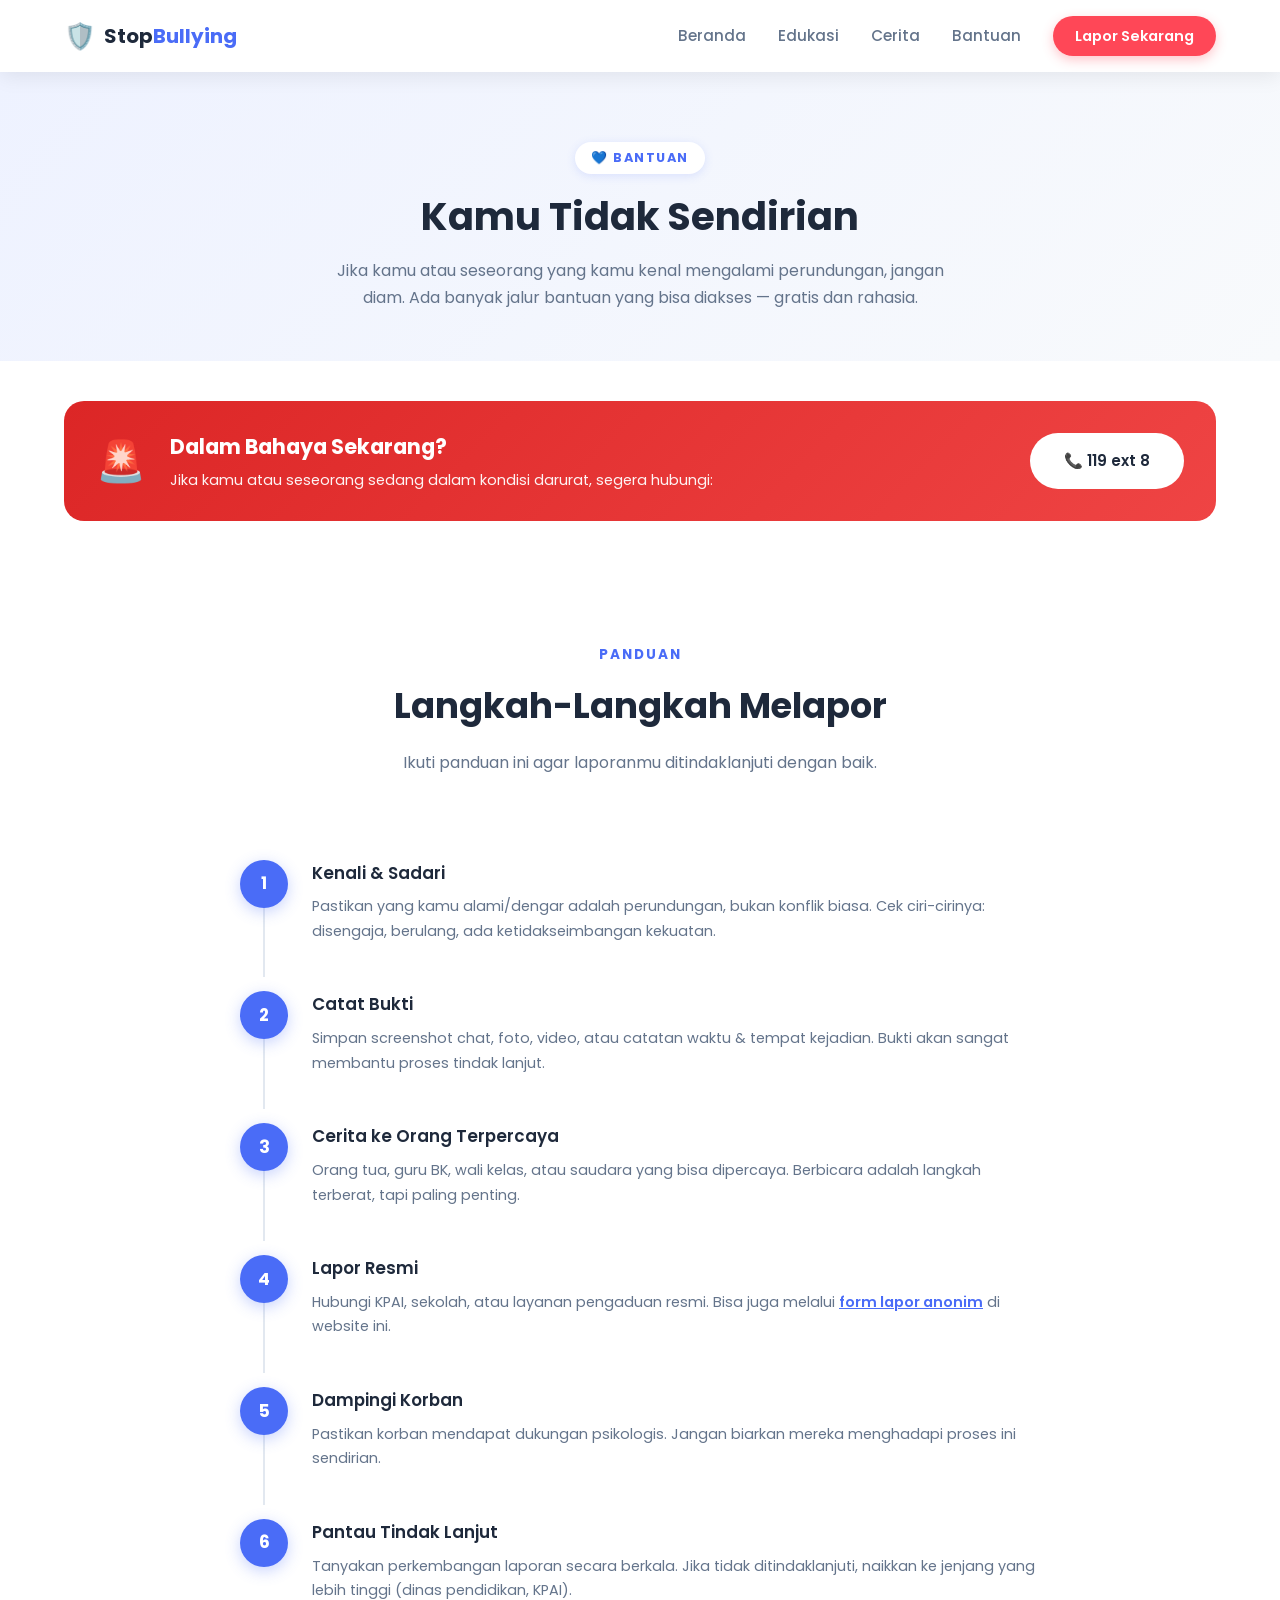
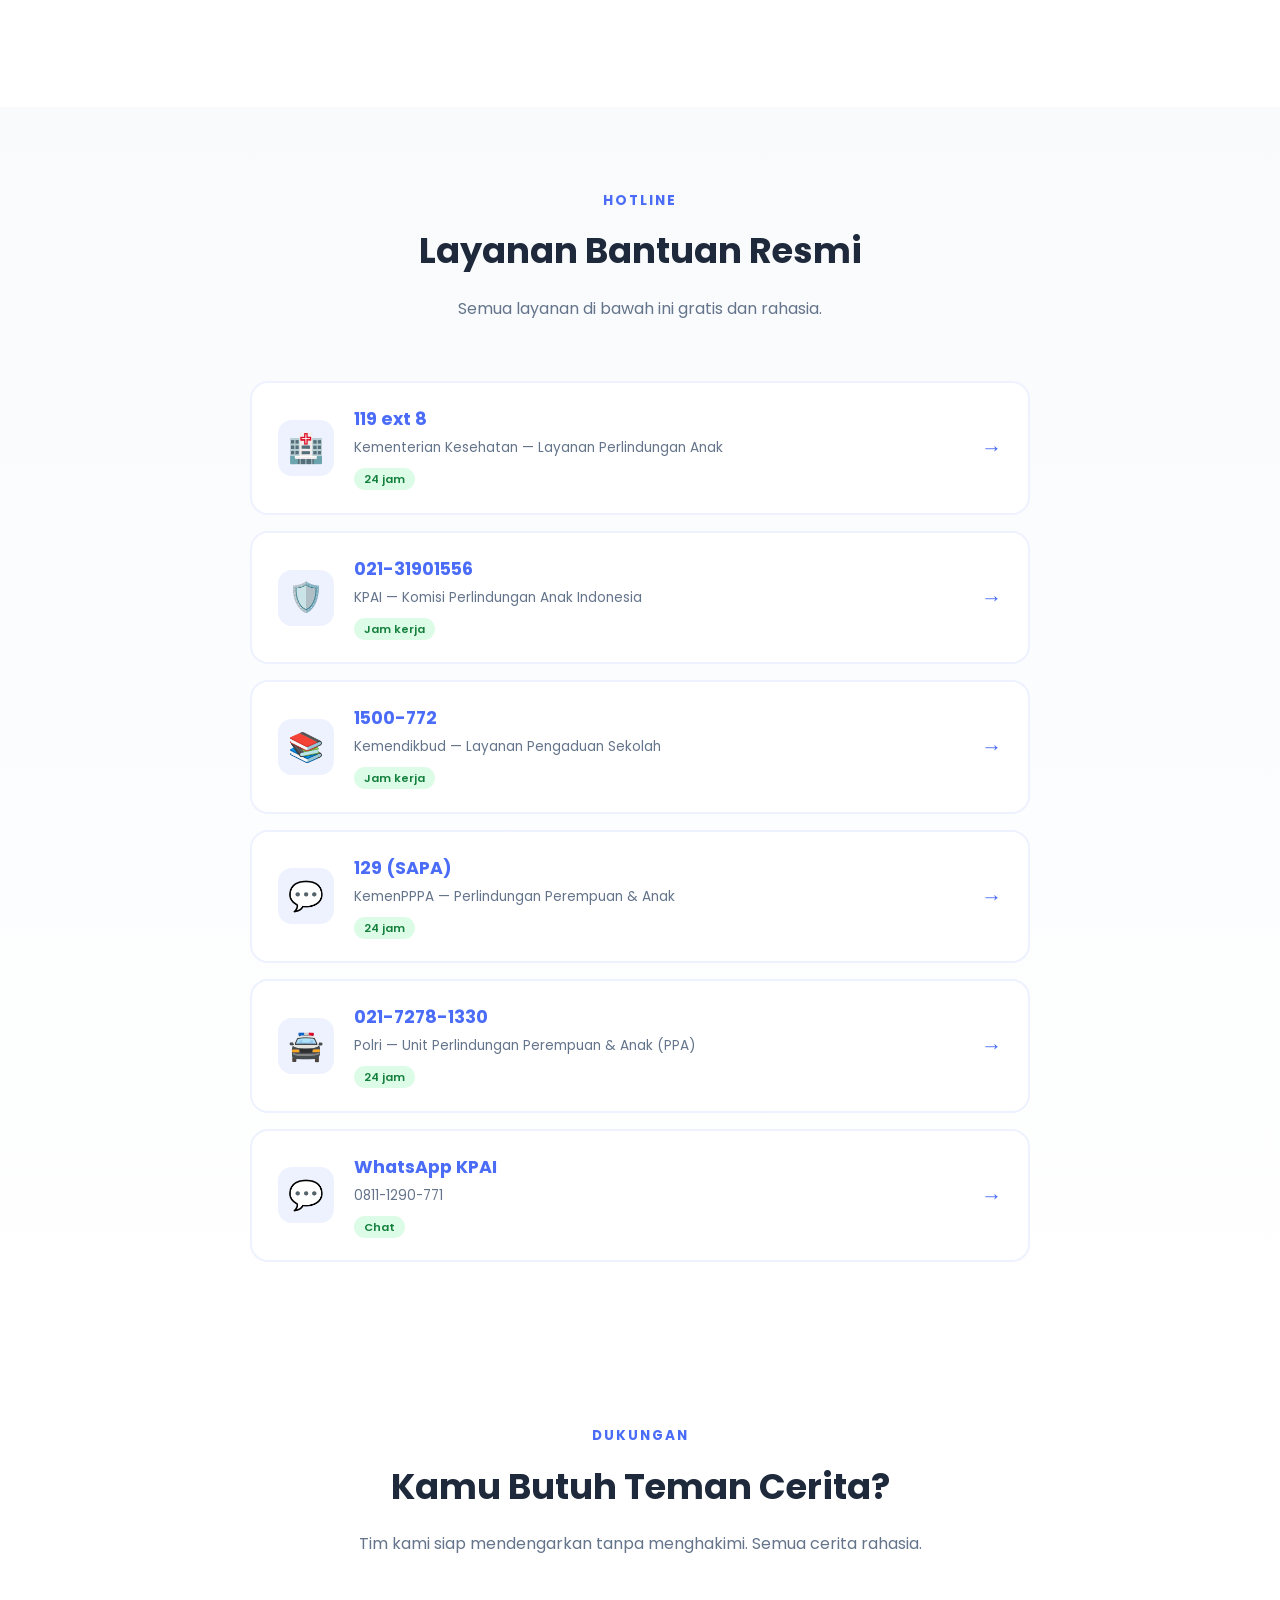
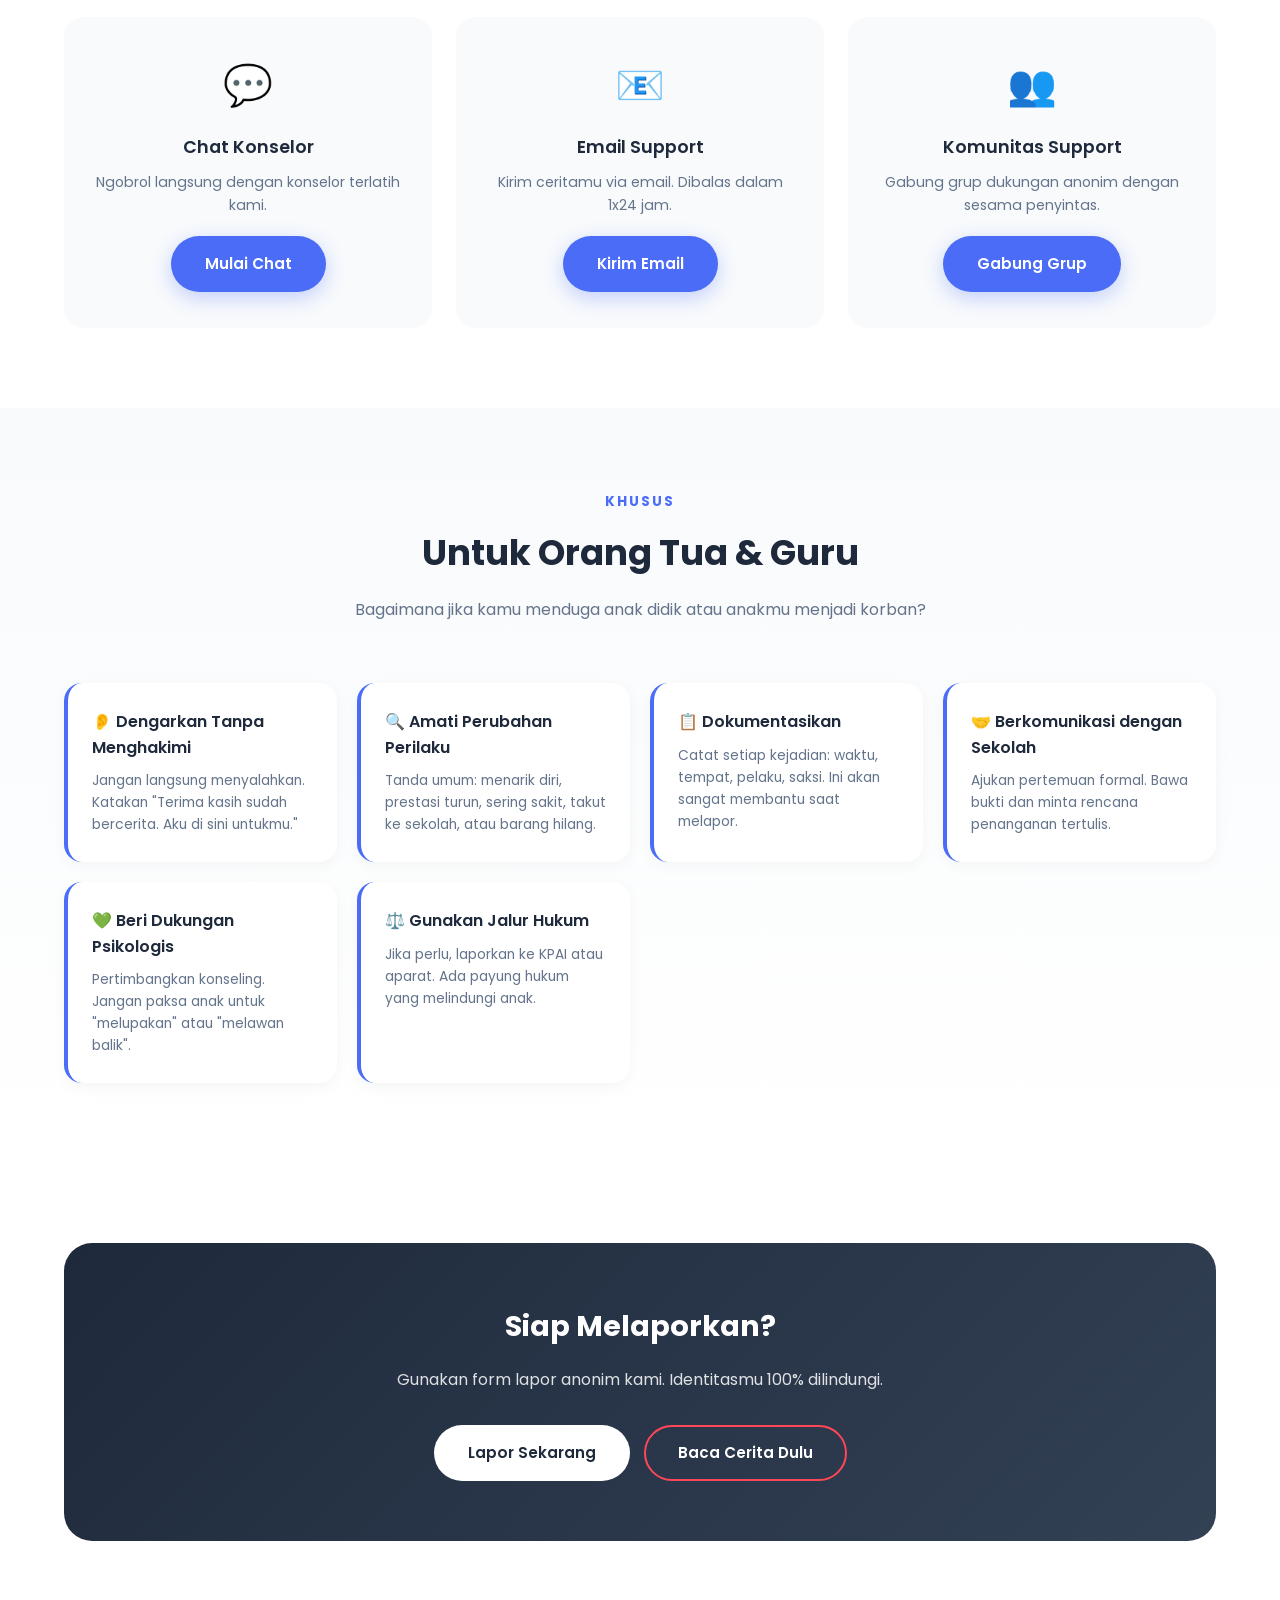
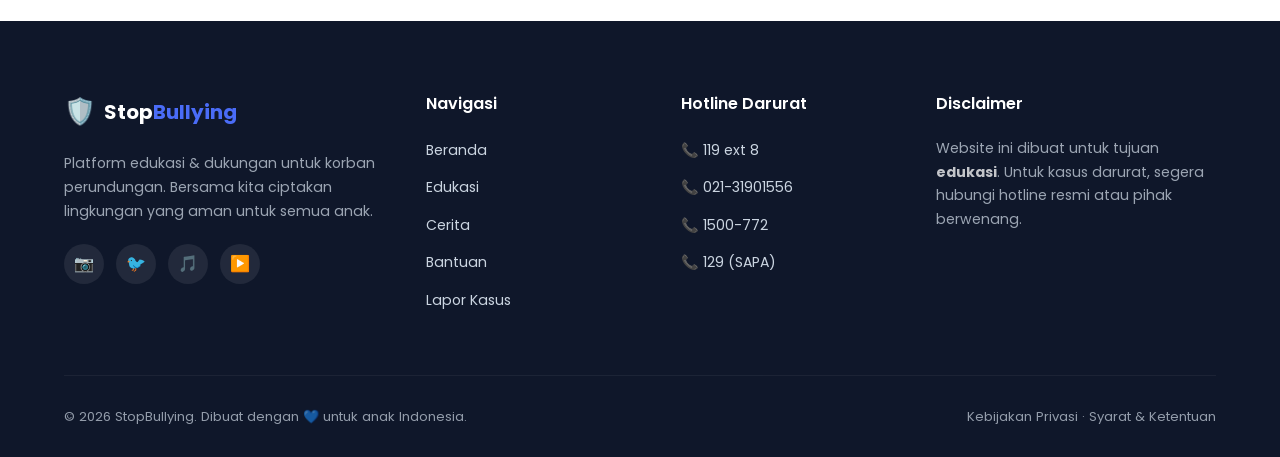
<file: bantuan.html>
<!DOCTYPE html>
<html lang="id">
<head>
    <meta charset="UTF-8">
    <meta name="viewport" content="width=device-width, initial-scale=1.0">
    <title>Bantuan - StopBullying</title>
    <link rel="stylesheet" href="./style.css" />
    <link href="https://fonts.googleapis.com/css2?family=Poppins:wght@400;500;600;700&display=swap" rel="stylesheet">
</head>
<body>

    <!-- NAVBAR (active di Bantuan) -->
    <nav class="navbar">
        <div class="container nav-container">
            <a href="index.html" class="logo">
                <span class="logo-icon">🛡️</span>
                <span class="logo-text">Stop<span class="highlight">Bullying</span></span>
            </a>
            <ul class="nav-menu" id="navMenu">
                <li><a href="index.html" class="nav-link">Beranda</a></li>
                <li><a href="edukasi.html" class="nav-link">Edukasi</a></li>
                <li><a href="cerita.html" class="nav-link">Cerita</a></li>
                <li><a href="bantuan.html" class="nav-link active">Bantuan</a></li>
                <li><a href="lapor.html" class="btn-lapor">Lapor Sekarang</a></li>
            </ul>
            <div class="hamburger" id="hamburger"><span></span><span></span><span></span></div>
        </div>
    </nav>

    <!-- PAGE HERO -->
    <section class="page-hero">
        <div class="container">
            <span class="page-badge">💙 BANTUAN</span>
            <h1>Kamu Tidak Sendirian</h1>
            <p>
                Jika kamu atau seseorang yang kamu kenal mengalami perundungan, 
                jangan diam. Ada banyak jalur bantuan yang bisa diakses — gratis dan rahasia.
            </p>
        </div>
    </section>

    <!-- EMERGENCY BANNER -->
    <section class="emergency-banner">
        <div class="container">
            <div class="emergency-box">
                <div class="emergency-icon">🚨</div>
                <div class="emergency-content">
                    <h3>Dalam Bahaya Sekarang?</h3>
                    <p>Jika kamu atau seseorang sedang dalam kondisi darurat, segera hubungi:</p>
                </div>
                <a href="tel:119" class="btn btn-white">📞 119 ext 8</a>
            </div>
        </div>
    </section>

    <!-- LANGKAH MELAPOR -->
    <section class="section">
        <div class="container">
            <div class="section-header">
                <span class="section-label">PANDUAN</span>
                <h2 class="section-title">Langkah-Langkah Melapor</h2>
                <p class="section-desc">Ikuti panduan ini agar laporanmu ditindaklanjuti dengan baik.</p>
            </div>

            <div class="steps-container">
                <div class="step-item">
                    <div class="step-num">1</div>
                    <div class="step-content">
                        <h4>Kenali & Sadari</h4>
                        <p>Pastikan yang kamu alami/dengar adalah perundungan, bukan konflik biasa. Cek ciri-cirinya: disengaja, berulang, ada ketidakseimbangan kekuatan.</p>
                    </div>
                </div>
                <div class="step-item">
                    <div class="step-num">2</div>
                    <div class="step-content">
                        <h4>Catat Bukti</h4>
                        <p>Simpan screenshot chat, foto, video, atau catatan waktu & tempat kejadian. Bukti akan sangat membantu proses tindak lanjut.</p>
                    </div>
                </div>
                <div class="step-item">
                    <div class="step-num">3</div>
                    <div class="step-content">
                        <h4>Cerita ke Orang Terpercaya</h4>
                        <p>Orang tua, guru BK, wali kelas, atau saudara yang bisa dipercaya. Berbicara adalah langkah terberat, tapi paling penting.</p>
                    </div>
                </div>
                <div class="step-item">
                    <div class="step-num">4</div>
                    <div class="step-content">
                        <h4>Lapor Resmi</h4>
                        <p>Hubungi KPAI, sekolah, atau layanan pengaduan resmi. Bisa juga melalui <a href="lapor.html">form lapor anonim</a> di website ini.</p>
                    </div>
                </div>
                <div class="step-item">
                    <div class="step-num">5</div>
                    <div class="step-content">
                        <h4>Dampingi Korban</h4>
                        <p>Pastikan korban mendapat dukungan psikologis. Jangan biarkan mereka menghadapi proses ini sendirian.</p>
                    </div>
                </div>
                <div class="step-item">
                    <div class="step-num">6</div>
                    <div class="step-content">
                        <h4>Pantau Tindak Lanjut</h4>
                        <p>Tanyakan perkembangan laporan secara berkala. Jika tidak ditindaklanjuti, naikkan ke jenjang yang lebih tinggi (dinas pendidikan, KPAI).</p>
                    </div>
                </div>
            </div>
        </div>
    </section>

    <!-- HOTLINE LENGKAP -->
    <section class="section gray-bg">
        <div class="container">
            <div class="section-header">
                <span class="section-label">HOTLINE</span>
                <h2 class="section-title">Layanan Bantuan Resmi</h2>
                <p class="section-desc">Semua layanan di bawah ini gratis dan rahasia.</p>
            </div>

            <div class="hotline-list">
                <a href="tel:119" class="hotline-item">
                    <div class="hotline-item-icon">🏥</div>
                    <div class="hotline-item-content">
                        <h4>119 ext 8</h4>
                        <p>Kementerian Kesehatan — Layanan Perlindungan Anak</p>
                        <span class="hotline-tag">24 jam</span>
                    </div>
                    <div class="hotline-arrow">→</div>
                </a>

                <a href="tel:02131901556" class="hotline-item">
                    <div class="hotline-item-icon">🛡️</div>
                    <div class="hotline-item-content">
                        <h4>021-31901556</h4>
                        <p>KPAI — Komisi Perlindungan Anak Indonesia</p>
                        <span class="hotline-tag">Jam kerja</span>
                    </div>
                    <div class="hotline-arrow">→</div>
                </a>

                <a href="tel:1500772" class="hotline-item">
                    <div class="hotline-item-icon">📚</div>
                    <div class="hotline-item-content">
                        <h4>1500-772</h4>
                        <p>Kemendikbud — Layanan Pengaduan Sekolah</p>
                        <span class="hotline-tag">Jam kerja</span>
                    </div>
                    <div class="hotline-arrow">→</div>
                </a>

                <a href="tel:129" class="hotline-item">
                    <div class="hotline-item-icon">💬</div>
                    <div class="hotline-item-content">
                        <h4>129 (SAPA)</h4>
                        <p>KemenPPPA — Perlindungan Perempuan & Anak</p>
                        <span class="hotline-tag">24 jam</span>
                    </div>
                    <div class="hotline-arrow">→</div>
                </a>

                <a href="tel:02172781330" class="hotline-item">
                    <div class="hotline-item-icon">🚔</div>
                    <div class="hotline-item-content">
                        <h4>021-7278-1330</h4>
                        <p>Polri — Unit Perlindungan Perempuan & Anak (PPA)</p>
                        <span class="hotline-tag">24 jam</span>
                    </div>
                    <div class="hotline-arrow">→</div>
                </a>

                <a href="https://wa.me/628111290771" class="hotline-item" target="_blank">
                    <div class="hotline-item-icon">💬</div>
                    <div class="hotline-item-content">
                        <h4>WhatsApp KPAI</h4>
                        <p>0811-1290-771</p>
                        <span class="hotline-tag">Chat</span>
                    </div>
                    <div class="hotline-arrow">→</div>
                </a>
            </div>
        </div>
    </section>

    <!-- BANTUAN INTERNAL -->
    <section class="section">
        <div class="container">
            <div class="section-header">
                <span class="section-label">DUKUNGAN</span>
                <h2 class="section-title">Kamu Butuh Teman Cerita?</h2>
                <p class="section-desc">
                    Tim kami siap mendengarkan tanpa menghakimi. Semua cerita rahasia.
                </p>
            </div>

            <div class="support-grid">
                <div class="support-option">
                    <div class="support-option-icon">💬</div>
                    <h4>Chat Konselor</h4>
                    <p>Ngobrol langsung dengan konselor terlatih kami.</p>
                    <a href="#" class="btn btn-primary">Mulai Chat</a>
                </div>
                <div class="support-option">
                    <div class="support-option-icon">📧</div>
                    <h4>Email Support</h4>
                    <p>Kirim ceritamu via email. Dibalas dalam 1x24 jam.</p>
                    <a href="mailto:bantuan@stopbullying.id" class="btn btn-primary">Kirim Email</a>
                </div>
                <div class="support-option">
                    <div class="support-option-icon">👥</div>
                    <h4>Komunitas Support</h4>
                    <p>Gabung grup dukungan anonim dengan sesama penyintas.</p>
                    <a href="#" class="btn btn-primary">Gabung Grup</a>
                </div>
            </div>
        </div>
    </section>

    <!-- UNTUK ORANG TUA & GURU -->
    <section class="section gray-bg">
        <div class="container">
            <div class="section-header">
                <span class="section-label">KHUSUS</span>
                <h2 class="section-title">Untuk Orang Tua & Guru</h2>
                <p class="section-desc">
                    Bagaimana jika kamu menduga anak didik atau anakmu menjadi korban?
                </p>
            </div>

            <div class="tips-grid">
                <div class="tips-card">
                    <h4>👂 Dengarkan Tanpa Menghakimi</h4>
                    <p>Jangan langsung menyalahkan. Katakan "Terima kasih sudah bercerita. Aku di sini untukmu."</p>
                </div>
                <div class="tips-card">
                    <h4>🔍 Amati Perubahan Perilaku</h4>
                    <p>Tanda umum: menarik diri, prestasi turun, sering sakit, takut ke sekolah, atau barang hilang.</p>
                </div>
                <div class="tips-card">
                    <h4>📋 Dokumentasikan</h4>
                    <p>Catat setiap kejadian: waktu, tempat, pelaku, saksi. Ini akan sangat membantu saat melapor.</p>
                </div>
                <div class="tips-card">
                    <h4>🤝 Berkomunikasi dengan Sekolah</h4>
                    <p>Ajukan pertemuan formal. Bawa bukti dan minta rencana penanganan tertulis.</p>
                </div>
                <div class="tips-card">
                    <h4>💚 Beri Dukungan Psikologis</h4>
                    <p>Pertimbangkan konseling. Jangan paksa anak untuk "melupakan" atau "melawan balik".</p>
                </div>
                <div class="tips-card">
                    <h4>⚖️ Gunakan Jalur Hukum</h4>
                    <p>Jika perlu, laporkan ke KPAI atau aparat. Ada payung hukum yang melindungi anak.</p>
                </div>
            </div>
        </div>
    </section>

    <!-- CTA -->
    <section class="cta-section">
        <div class="container">
            <div class="cta-box">
                <h2>Siap Melaporkan?</h2>
                <p>Gunakan form lapor anonim kami. Identitasmu 100% dilindungi.</p>
                <div class="cta-buttons">
                    <a href="lapor.html" class="btn btn-white">Lapor Sekarang</a>
                    <a href="cerita.html" class="btn btn-danger-outline">Baca Cerita Dulu</a>
                </div>
            </div>
        </div>
    </section>

    <!-- FOOTER -->
    <!-- ... footer di sini ... -->

    <footer class="footer">
      <div class="container">
        <div class="footer-grid">
          <!-- Kolom 1: Brand -->
          <div class="footer-col">
            <a href="index.html" class="logo footer-logo">
              <span class="logo-icon">🛡️</span>
              <span class="logo-text"
                >Stop<span class="highlight">Bullying</span></span
              >
            </a>
            <p class="footer-desc">
              Platform edukasi & dukungan untuk korban perundungan. Bersama kita
              ciptakan lingkungan yang aman untuk semua anak.
            </p>
            <div class="footer-social">
              <a href="#" aria-label="Instagram">📷</a>
              <a href="#" aria-label="Twitter">🐦</a>
              <a href="#" aria-label="TikTok">🎵</a>
              <a href="#" aria-label="YouTube">▶️</a>
            </div>
          </div>

          <!-- Kolom 2: Navigasi -->
          <div class="footer-col">
            <h4>Navigasi</h4>
            <ul class="footer-links">
              <li><a href="index.html">Beranda</a></li>
              <li><a href="edukasi.html">Edukasi</a></li>
              <li><a href="cerita.html">Cerita</a></li>
              <li><a href="bantuan.html">Bantuan</a></li>
              <li><a href="lapor.html">Lapor Kasus</a></li>
            </ul>
          </div>

          <!-- Kolom 3: Hotline Darurat -->
          <div class="footer-col">
            <h4>Hotline Darurat</h4>
            <ul class="footer-links">
              <li><a href="tel:119">📞 119 ext 8</a></li>
              <li><a href="tel:02131901556">📞 021-31901556</a></li>
              <li><a href="tel:1500772">📞 1500-772</a></li>
              <li><a href="tel:129">📞 129 (SAPA)</a></li>
            </ul>
          </div>

          <!-- Kolom 4: Disclaimer -->
          <div class="footer-col">
            <h4>Disclaimer</h4>
            <p class="footer-desc">
              Website ini dibuat untuk tujuan <strong>edukasi</strong>. Untuk
              kasus darurat, segera hubungi hotline resmi atau pihak berwenang.
            </p>
          </div>
        </div>

        <div class="footer-bottom">
          <p>© 2026 StopBullying. Dibuat dengan 💙 untuk anak Indonesia.</p>
          <p class="footer-bottom-links">
            <a href="#">Kebijakan Privasi</a> ·
            <a href="#">Syarat & Ketentuan</a>
          </p>
        </div>
      </div>
    </footer>

    <script src="./script.js"></script>
</body>
</html>
</file>
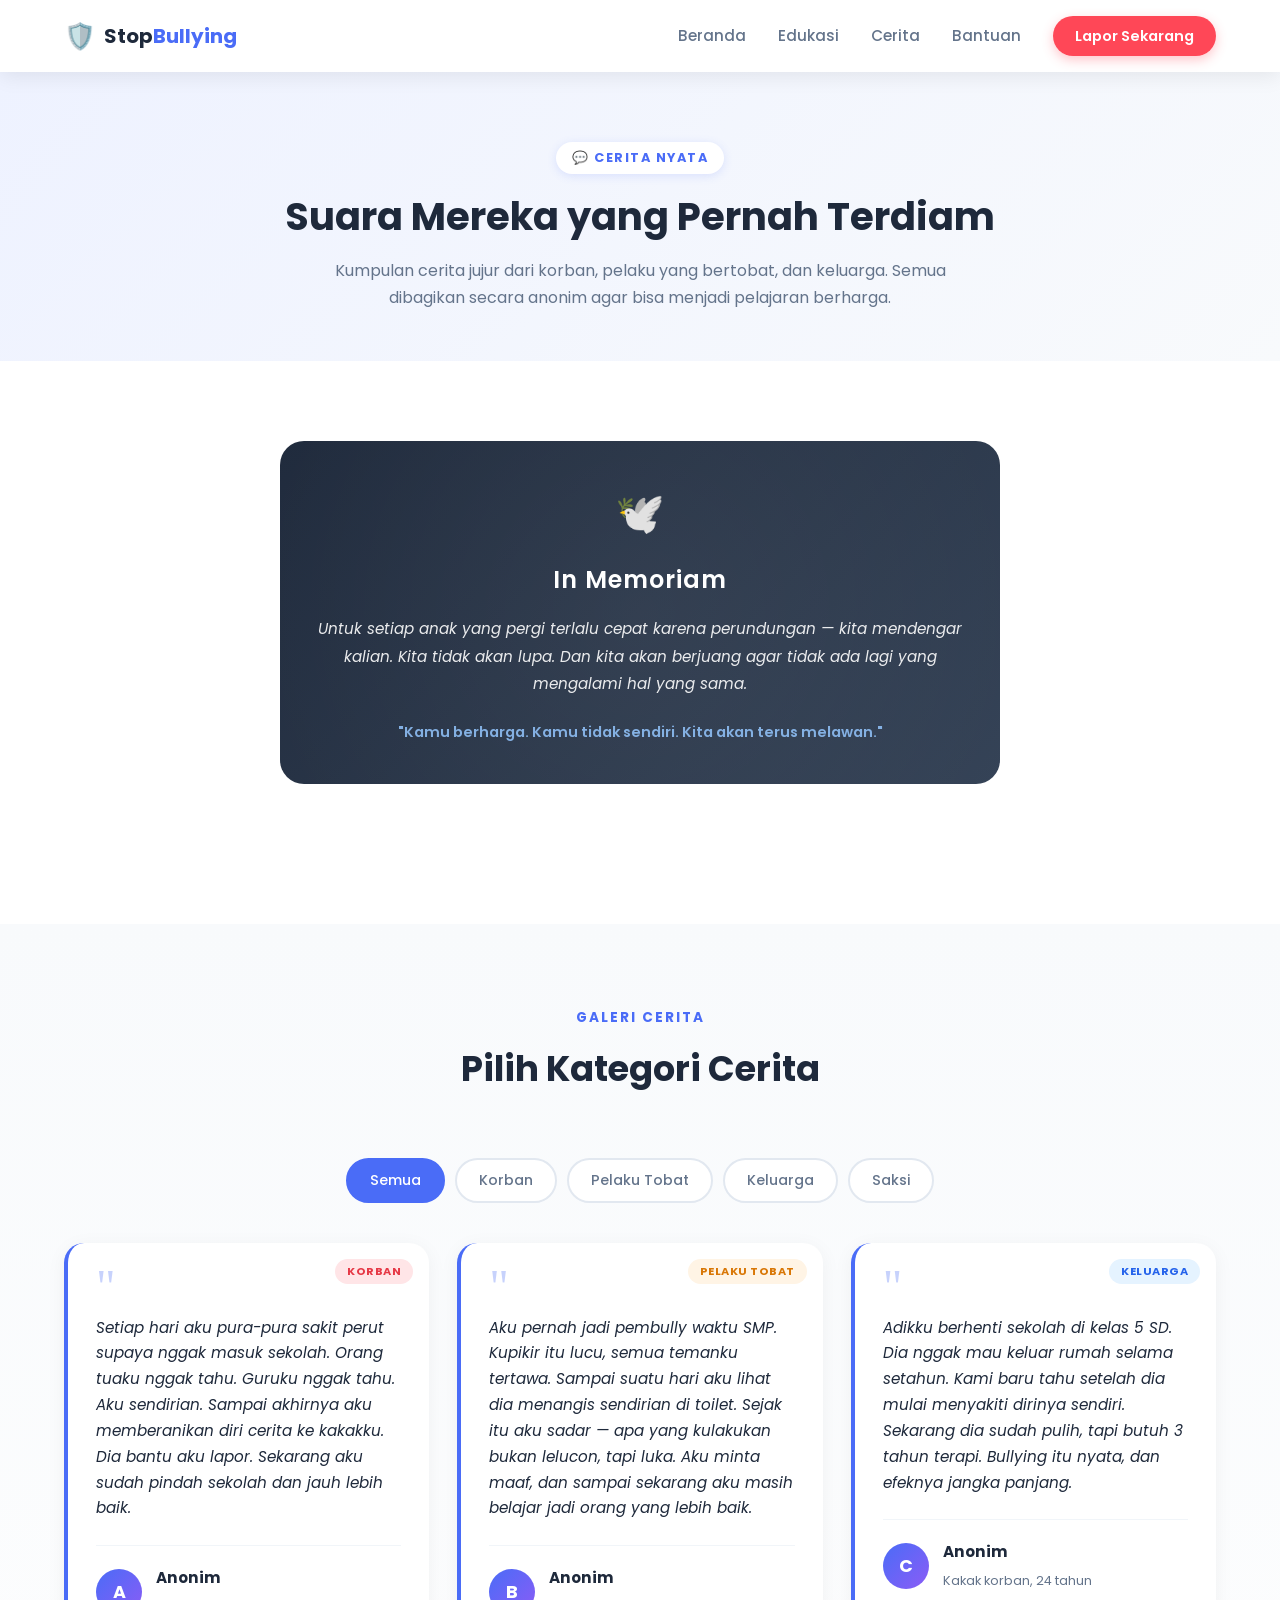
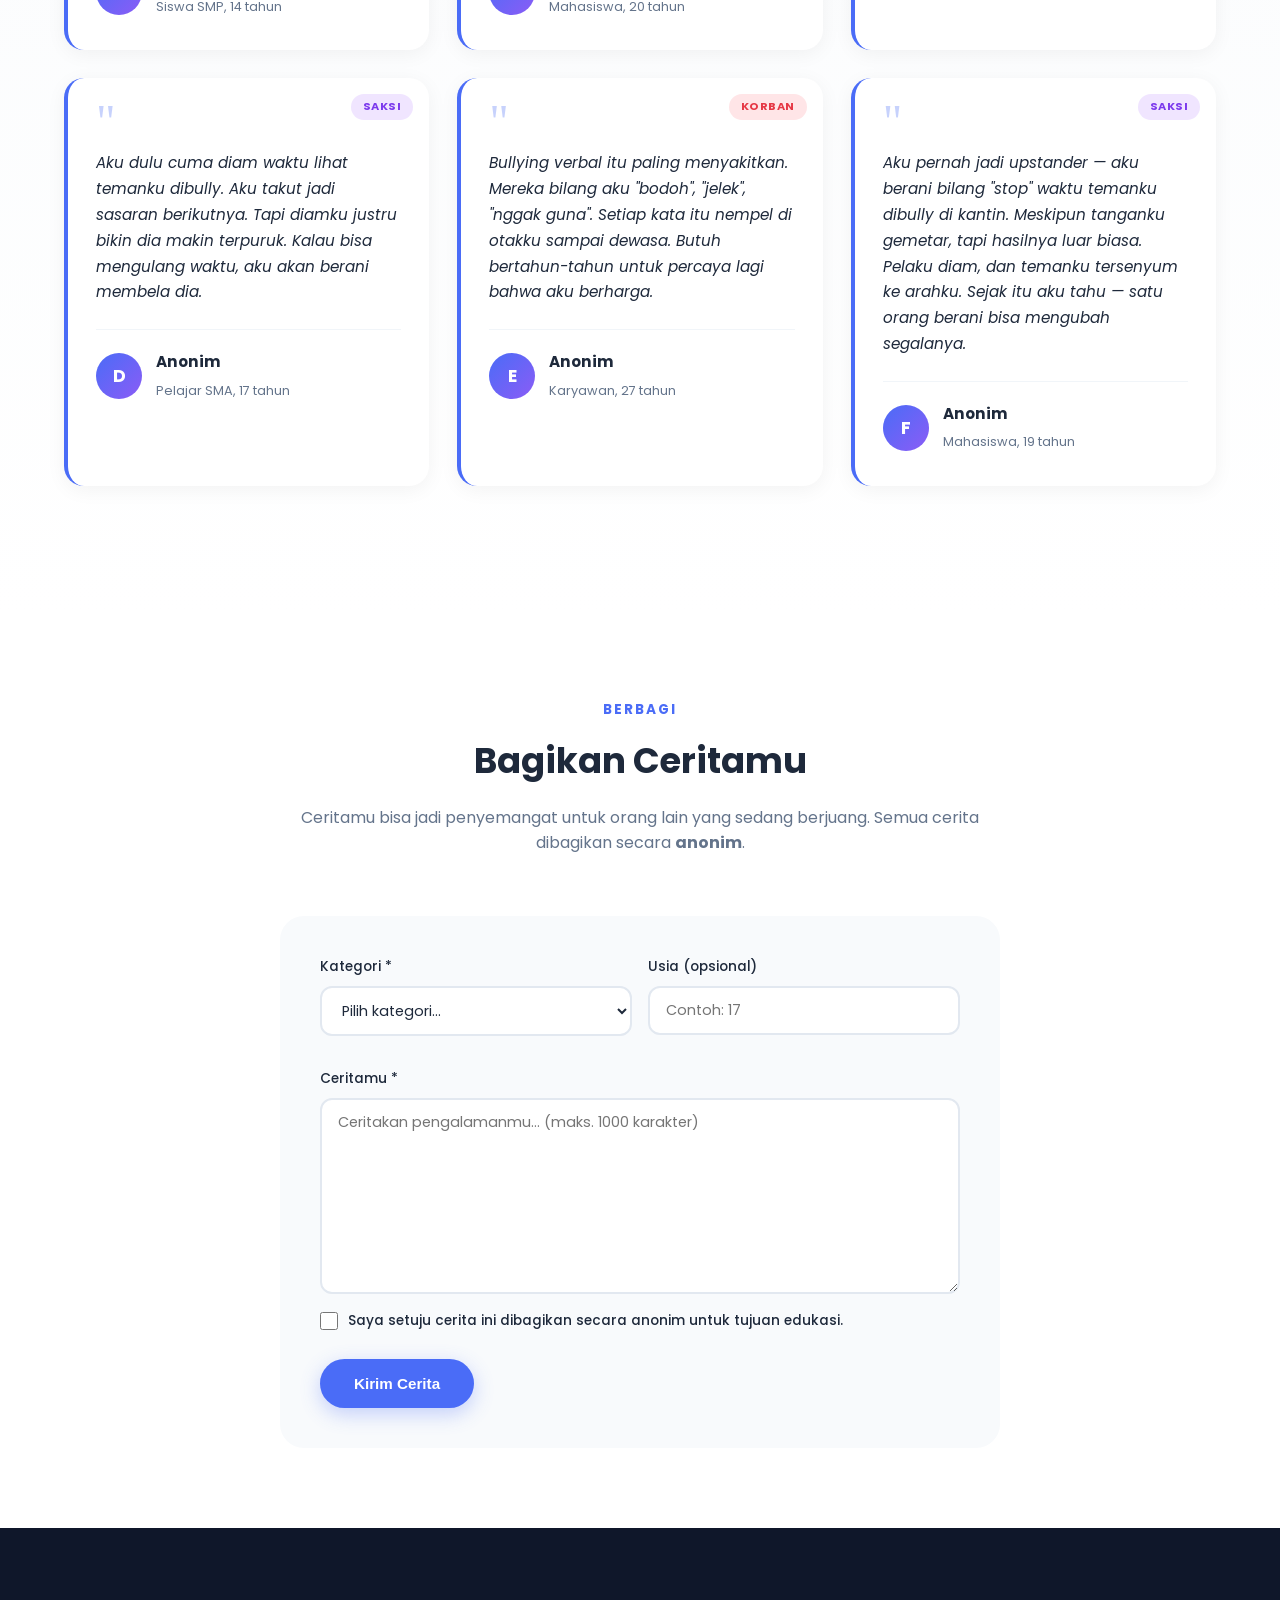
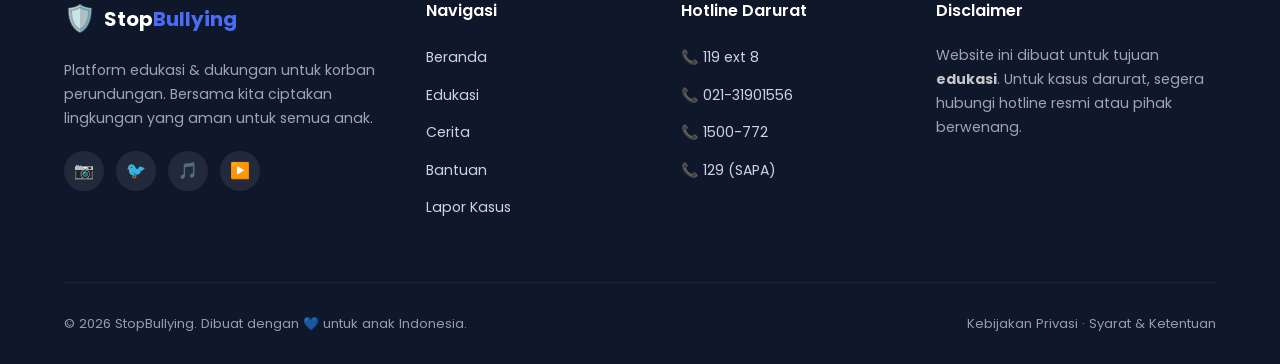
<file: cerita.html>
<!DOCTYPE html>
<html lang="id">
<head>
    <meta charset="UTF-8">
    <meta name="viewport" content="width=device-width, initial-scale=1.0">
    <title>Cerita - StopBullying</title>
    <link rel="stylesheet" href="./style.css" />
    <link href="https://fonts.googleapis.com/css2?family=Poppins:wght@400;500;600;700&display=swap" rel="stylesheet">
</head>
<body>

    <!-- NAVBAR (active di Cerita) -->
    <nav class="navbar">
        <div class="container nav-container">
            <a href="index.html" class="logo">
                <span class="logo-icon">🛡️</span>
                <span class="logo-text">Stop<span class="highlight">Bullying</span></span>
            </a>
            <ul class="nav-menu" id="navMenu">
                <li><a href="index.html" class="nav-link">Beranda</a></li>
                <li><a href="edukasi.html" class="nav-link">Edukasi</a></li>
                <li><a href="cerita.html" class="nav-link active">Cerita</a></li>
                <li><a href="bantuan.html" class="nav-link">Bantuan</a></li>
                <li><a href="lapor.html" class="btn-lapor">Lapor Sekarang</a></li>
            </ul>
            <div class="hamburger" id="hamburger"><span></span><span></span><span></span></div>
        </div>
    </nav>

    <!-- PAGE HERO -->
    <section class="page-hero">
        <div class="container">
            <span class="page-badge">💬 CERITA NYATA</span>
            <h1>Suara Mereka yang Pernah Terdiam</h1>
            <p>
                Kumpulan cerita jujur dari korban, pelaku yang bertobat, dan keluarga. 
                Semua dibagikan secara anonim agar bisa menjadi pelajaran berharga.
            </p>
        </div>
    </section>

    <!-- IN MEMORIAM -->
    <section class="section">
        <div class="container">
            <div class="memoriam">
                <div class="memoriam-icon">🕊️</div>
                <h3>In Memoriam</h3>
                <p class="memoriam-text">
                    Untuk setiap anak yang pergi terlalu cepat karena perundungan — 
                    kita mendengar kalian. Kita tidak akan lupa. Dan kita akan 
                    berjuang agar tidak ada lagi yang mengalami hal yang sama.
                </p>
                <p class="memoriam-dedication">
                    "Kamu berharga. Kamu tidak sendiri. Kita akan terus melawan."
                </p>
            </div>
        </div>
    </section>

    <!-- FILTER -->
    <section class="section gray-bg">
        <div class="container">
            <div class="section-header">
                <span class="section-label">GALERI CERITA</span>
                <h2 class="section-title">Pilih Kategori Cerita</h2>
            </div>

            <div class="filter-buttons">
                <button class="filter-btn active" data-filter="all">Semua</button>
                <button class="filter-btn" data-filter="korban">Korban</button>
                <button class="filter-btn" data-filter="pelaku">Pelaku Tobat</button>
                <button class="filter-btn" data-filter="keluarga">Keluarga</button>
                <button class="filter-btn" data-filter="saksi">Saksi</button>
            </div>

            <div class="cerita-grid" id="ceritaGrid">
                <!-- Cerita 1 -->
                <div class="cerita-card" data-category="korban">
                    <div class="cerita-tag tag-korban">Korban</div>
                    <div class="cerita-quote">"</div>
                    <p class="cerita-text">
                        Setiap hari aku pura-pura sakit perut supaya nggak masuk sekolah. 
                        Orang tuaku nggak tahu. Guruku nggak tahu. Aku sendirian. 
                        Sampai akhirnya aku memberanikan diri cerita ke kakakku. 
                        Dia bantu aku lapor. Sekarang aku sudah pindah sekolah dan jauh lebih baik.
                    </p>
                    <div class="cerita-author">
                        <div class="author-avatar">A</div>
                        <div>
                            <h4>Anonim</h4>
                            <span>Siswa SMP, 14 tahun</span>
                        </div>
                    </div>
                </div>

                <!-- Cerita 2 -->
                <div class="cerita-card" data-category="pelaku">
                    <div class="cerita-tag tag-pelaku">Pelaku Tobat</div>
                    <div class="cerita-quote">"</div>
                    <p class="cerita-text">
                        Aku pernah jadi pembully waktu SMP. Kupikir itu lucu, semua temanku 
                        tertawa. Sampai suatu hari aku lihat dia menangis sendirian di toilet. 
                        Sejak itu aku sadar — apa yang kulakukan bukan lelucon, tapi luka. 
                        Aku minta maaf, dan sampai sekarang aku masih belajar jadi orang yang lebih baik.
                    </p>
                    <div class="cerita-author">
                        <div class="author-avatar">B</div>
                        <div>
                            <h4>Anonim</h4>
                            <span>Mahasiswa, 20 tahun</span>
                        </div>
                    </div>
                </div>

                <!-- Cerita 3 -->
                <div class="cerita-card" data-category="keluarga">
                    <div class="cerita-tag tag-keluarga">Keluarga</div>
                    <div class="cerita-quote">"</div>
                    <p class="cerita-text">
                        Adikku berhenti sekolah di kelas 5 SD. Dia nggak mau keluar rumah 
                        selama setahun. Kami baru tahu setelah dia mulai menyakiti dirinya sendiri. 
                        Sekarang dia sudah pulih, tapi butuh 3 tahun terapi. Bullying itu nyata, 
                        dan efeknya jangka panjang.
                    </p>
                    <div class="cerita-author">
                        <div class="author-avatar">C</div>
                        <div>
                            <h4>Anonim</h4>
                            <span>Kakak korban, 24 tahun</span>
                        </div>
                    </div>
                </div>

                <!-- Cerita 4 -->
                <div class="cerita-card" data-category="saksi">
                    <div class="cerita-tag tag-saksi">Saksi</div>
                    <div class="cerita-quote">"</div>
                    <p class="cerita-text">
                        Aku dulu cuma diam waktu lihat temanku dibully. Aku takut jadi sasaran 
                        berikutnya. Tapi diamku justru bikin dia makin terpuruk. 
                        Kalau bisa mengulang waktu, aku akan berani membela dia.
                    </p>
                    <div class="cerita-author">
                        <div class="author-avatar">D</div>
                        <div>
                            <h4>Anonim</h4>
                            <span>Pelajar SMA, 17 tahun</span>
                        </div>
                    </div>
                </div>

                <!-- Cerita 5 -->
                <div class="cerita-card" data-category="korban">
                    <div class="cerita-tag tag-korban">Korban</div>
                    <div class="cerita-quote">"</div>
                    <p class="cerita-text">
                        Bullying verbal itu paling menyakitkan. Mereka bilang aku "bodoh", 
                        "jelek", "nggak guna". Setiap kata itu nempel di otakku sampai dewasa. 
                        Butuh bertahun-tahun untuk percaya lagi bahwa aku berharga.
                    </p>
                    <div class="cerita-author">
                        <div class="author-avatar">E</div>
                        <div>
                            <h4>Anonim</h4>
                            <span>Karyawan, 27 tahun</span>
                        </div>
                    </div>
                </div>

                <!-- Cerita 6 -->
                <div class="cerita-card" data-category="saksi">
                    <div class="cerita-tag tag-saksi">Saksi</div>
                    <div class="cerita-quote">"</div>
                    <p class="cerita-text">
                        Aku pernah jadi upstander — aku berani bilang "stop" waktu temanku 
                        dibully di kantin. Meskipun tanganku gemetar, tapi hasilnya luar biasa. 
                        Pelaku diam, dan temanku tersenyum ke arahku. Sejak itu aku tahu — 
                        satu orang berani bisa mengubah segalanya.
                    </p>
                    <div class="cerita-author">
                        <div class="author-avatar">F</div>
                        <div>
                            <h4>Anonim</h4>
                            <span>Mahasiswa, 19 tahun</span>
                        </div>
                    </div>
                </div>
            </div>
        </div>
    </section>

    <!-- FORM BERBAGI CERITA -->
    <section class="section">
        <div class="container">
            <div class="section-header">
                <span class="section-label">BERBAGI</span>
                <h2 class="section-title">Bagikan Ceritamu</h2>
                <p class="section-desc">
                    Ceritamu bisa jadi penyemangat untuk orang lain yang sedang berjuang. 
                    Semua cerita dibagikan secara <strong>anonim</strong>.
                </p>
            </div>

            <form class="story-form" onsubmit="handleStorySubmit(event)">
                <div class="form-row">
                    <div class="form-group">
                        <label>Kategori *</label>
                        <select required>
                            <option value="">Pilih kategori...</option>
                            <option>Korban</option>
                            <option>Pelaku Tobat</option>
                            <option>Keluarga</option>
                            <option>Saksi</option>
                        </select>
                    </div>
                    <div class="form-group">
                        <label>Usia (opsional)</label>
                        <input type="number" placeholder="Contoh: 17" min="5" max="100">
                    </div>
                </div>

                <div class="form-group">
                    <label>Ceritamu *</label>
                    <textarea rows="8" required maxlength="1000"
                        placeholder="Ceritakan pengalamanmu... (maks. 1000 karakter)"></textarea>
                </div>

                <div class="form-group checkbox-group">
                    <label class="checkbox-label">
                        <input type="checkbox" required>
                        <span>Saya setuju cerita ini dibagikan secara anonim untuk tujuan edukasi.</span>
                    </label>
                </div>

                <button type="submit" class="btn btn-primary">Kirim Cerita</button>
            </form>
        </div>
    </section>

    <!-- FOOTER -->
    <!-- ... footer di sini ... -->

    <footer class="footer">
      <div class="container">
        <div class="footer-grid">
          <!-- Kolom 1: Brand -->
          <div class="footer-col">
            <a href="index.html" class="logo footer-logo">
              <span class="logo-icon">🛡️</span>
              <span class="logo-text"
                >Stop<span class="highlight">Bullying</span></span
              >
            </a>
            <p class="footer-desc">
              Platform edukasi & dukungan untuk korban perundungan. Bersama kita
              ciptakan lingkungan yang aman untuk semua anak.
            </p>
            <div class="footer-social">
              <a href="#" aria-label="Instagram">📷</a>
              <a href="#" aria-label="Twitter">🐦</a>
              <a href="#" aria-label="TikTok">🎵</a>
              <a href="#" aria-label="YouTube">▶️</a>
            </div>
          </div>

          <!-- Kolom 2: Navigasi -->
          <div class="footer-col">
            <h4>Navigasi</h4>
            <ul class="footer-links">
              <li><a href="index.html">Beranda</a></li>
              <li><a href="edukasi.html">Edukasi</a></li>
              <li><a href="cerita.html">Cerita</a></li>
              <li><a href="bantuan.html">Bantuan</a></li>
              <li><a href="lapor.html">Lapor Kasus</a></li>
            </ul>
          </div>

          <!-- Kolom 3: Hotline Darurat -->
          <div class="footer-col">
            <h4>Hotline Darurat</h4>
            <ul class="footer-links">
              <li><a href="tel:119">📞 119 ext 8</a></li>
              <li><a href="tel:02131901556">📞 021-31901556</a></li>
              <li><a href="tel:1500772">📞 1500-772</a></li>
              <li><a href="tel:129">📞 129 (SAPA)</a></li>
            </ul>
          </div>

          <!-- Kolom 4: Disclaimer -->
          <div class="footer-col">
            <h4>Disclaimer</h4>
            <p class="footer-desc">
              Website ini dibuat untuk tujuan <strong>edukasi</strong>. Untuk
              kasus darurat, segera hubungi hotline resmi atau pihak berwenang.
            </p>
          </div>
        </div>

        <div class="footer-bottom">
          <p>© 2026 StopBullying. Dibuat dengan 💙 untuk anak Indonesia.</p>
          <p class="footer-bottom-links">
            <a href="#">Kebijakan Privasi</a> ·
            <a href="#">Syarat & Ketentuan</a>
          </p>
        </div>
      </div>
    </footer>

    <script src="./script.js"></script>
</body>
</html>
</file>
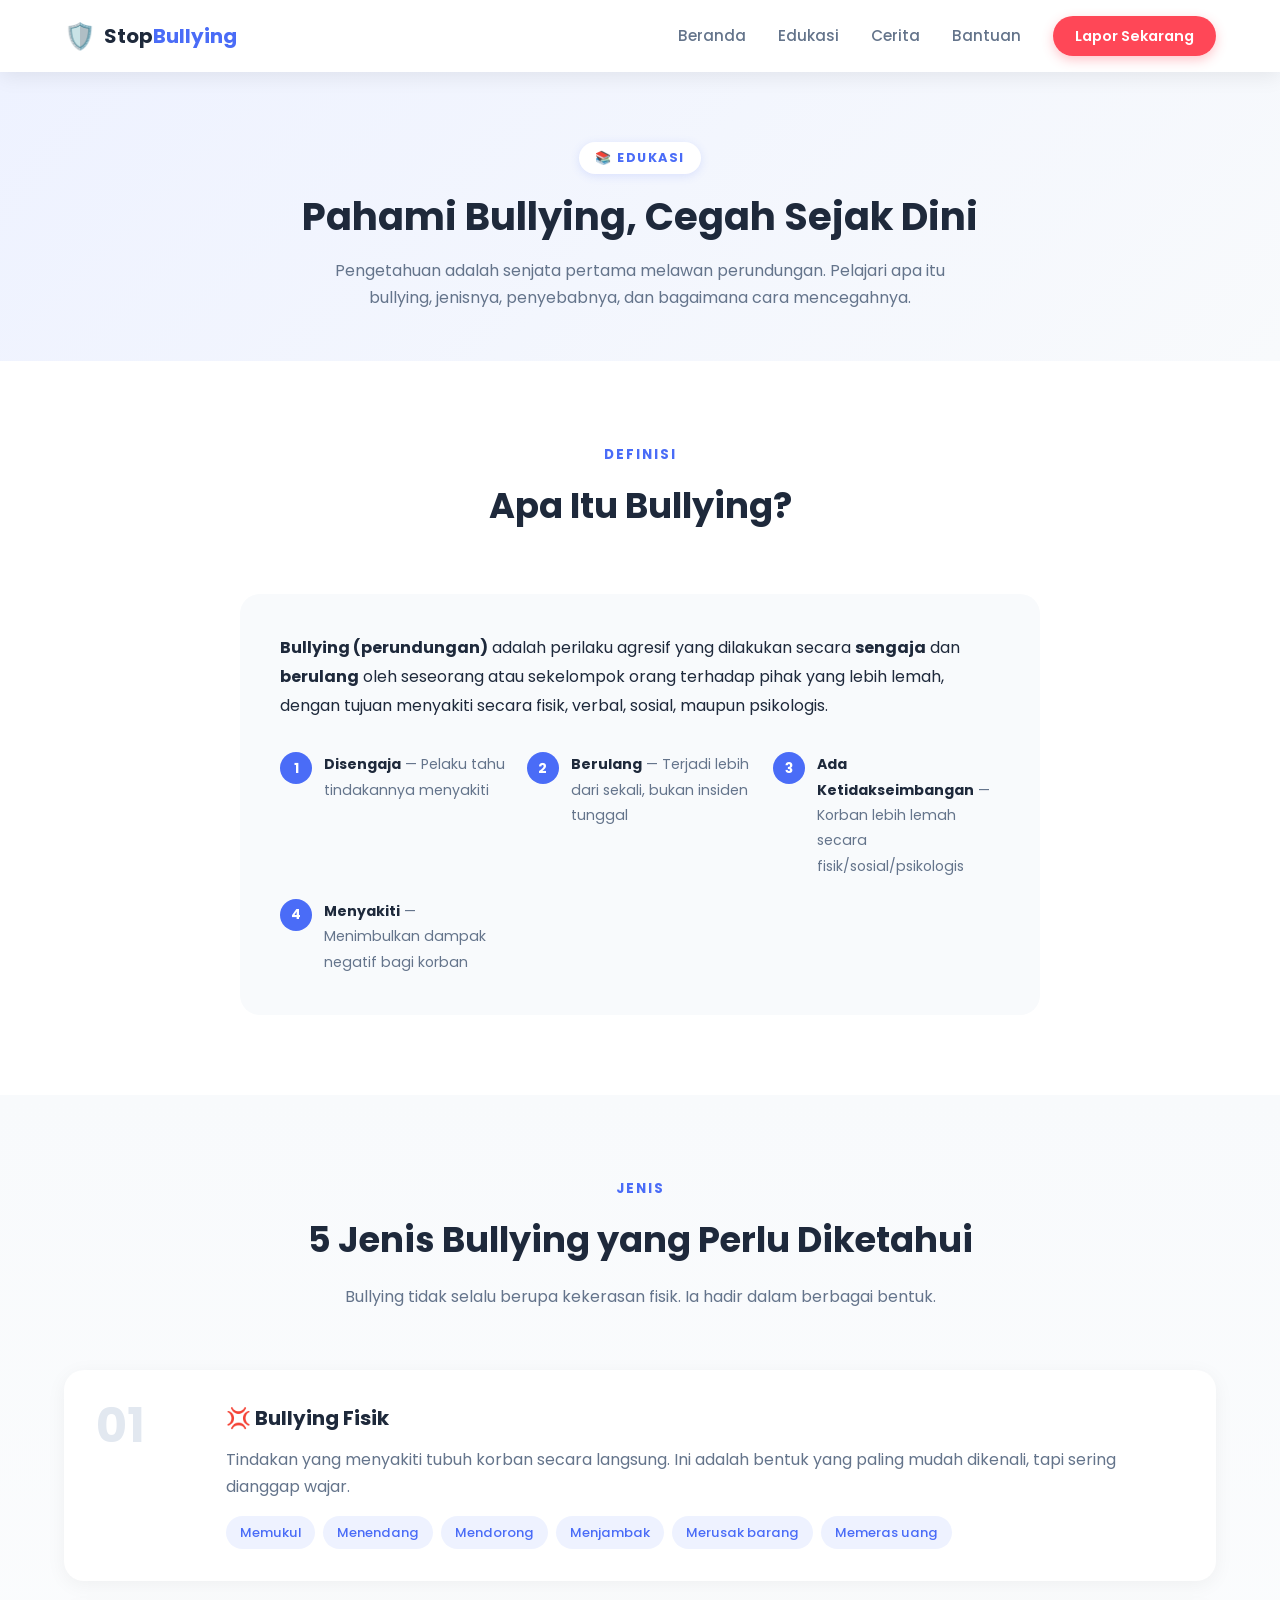
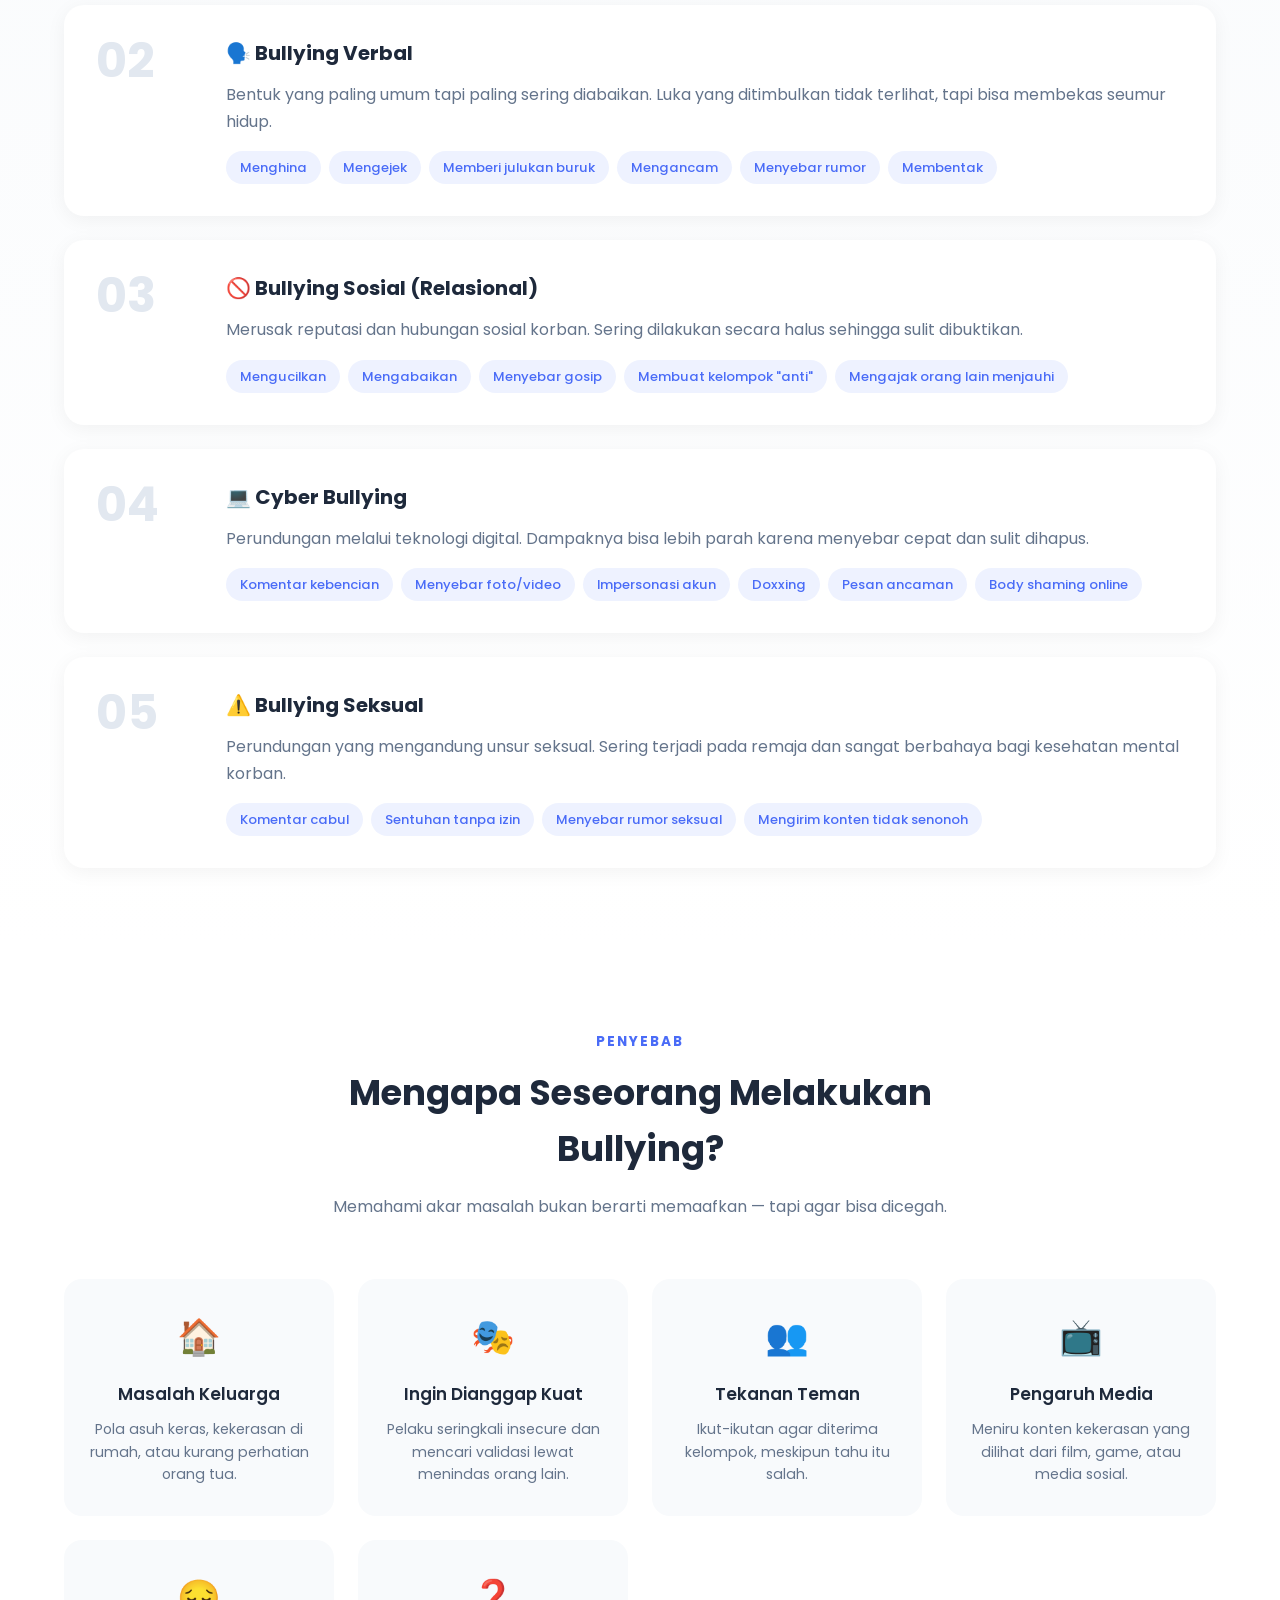
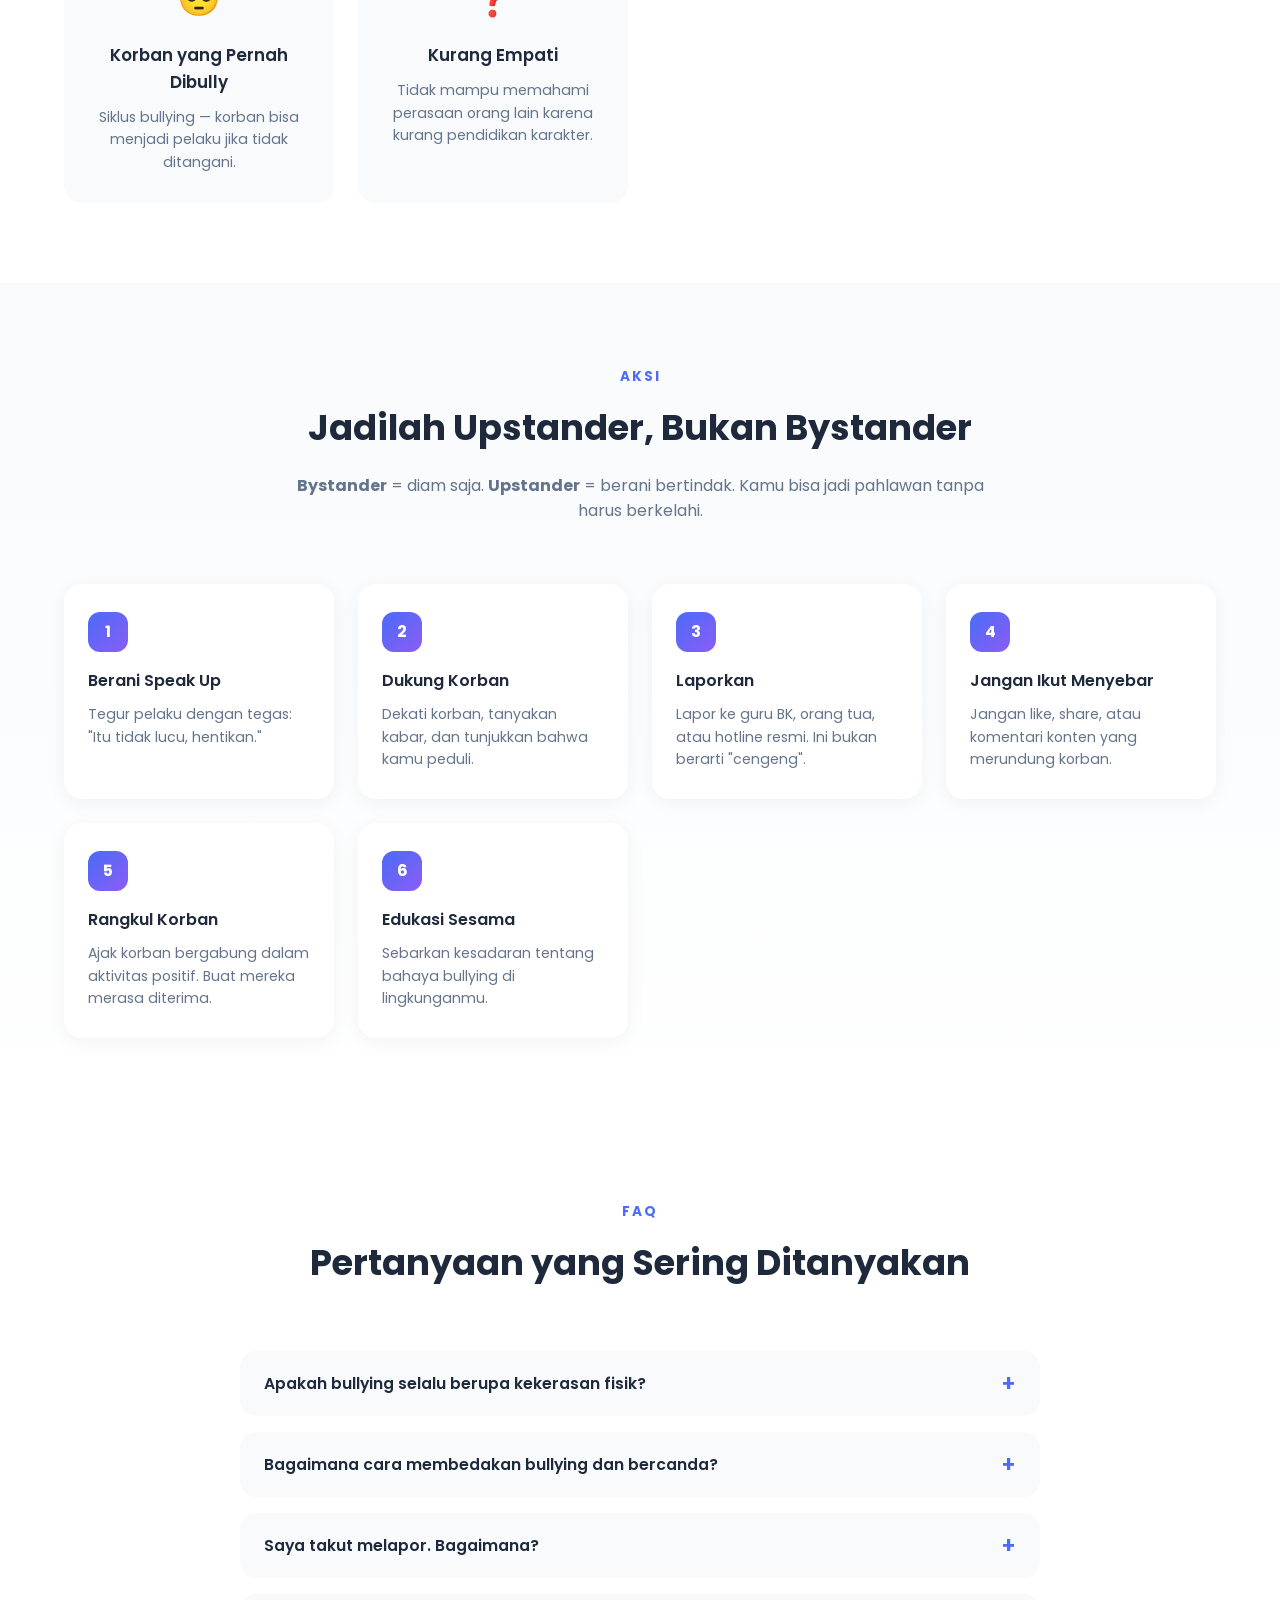
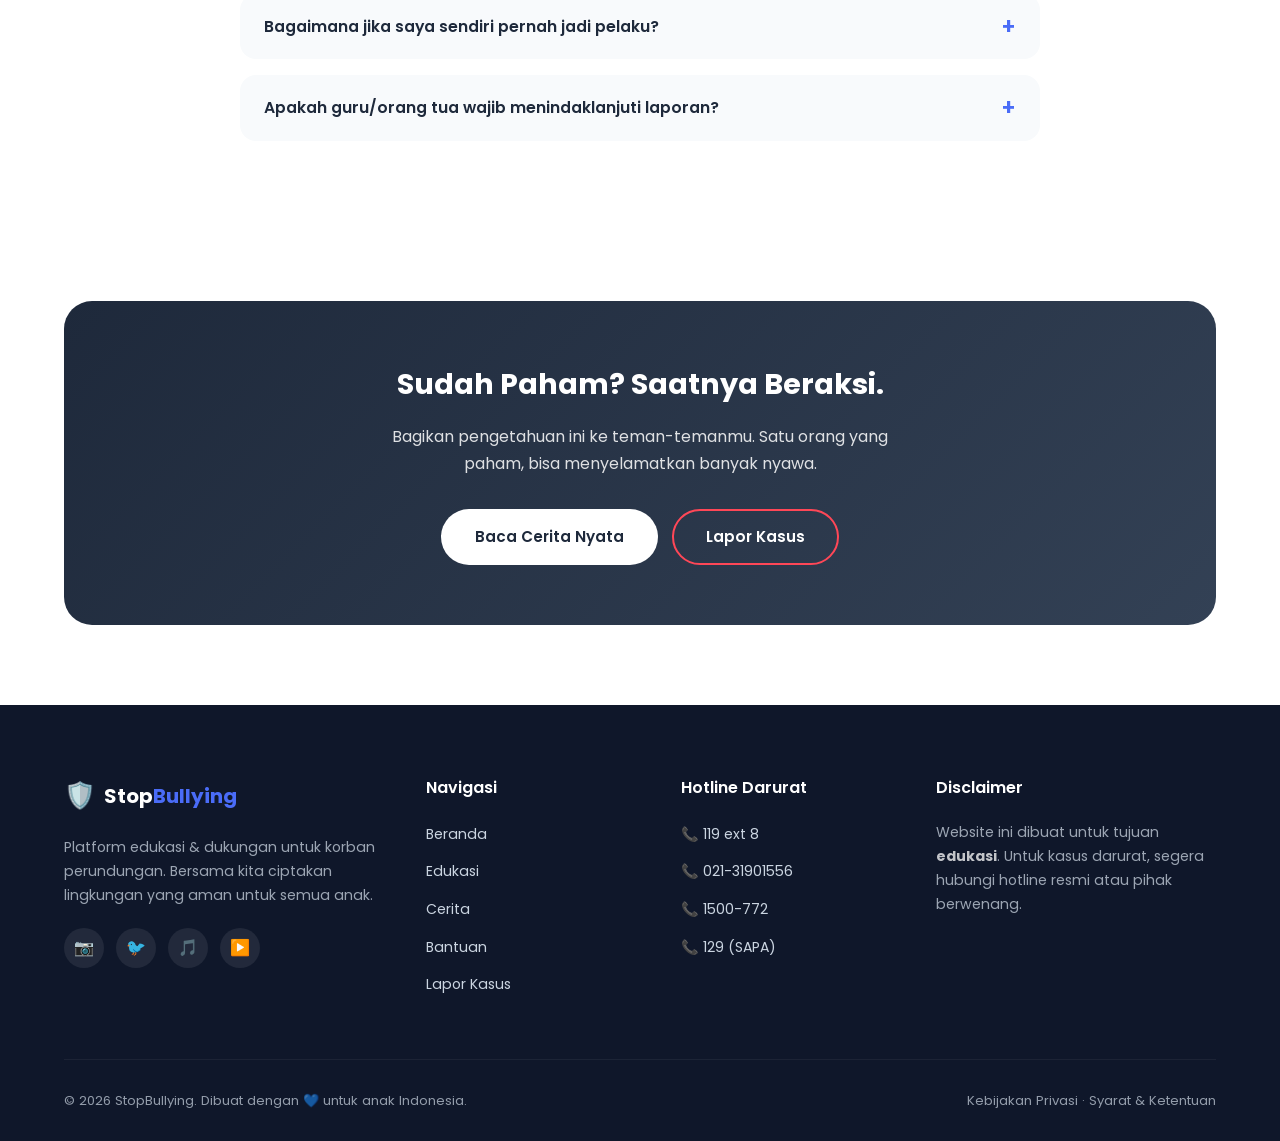
<file: edukasi.html>
<!DOCTYPE html>
<html lang="id">
<head>
    <meta charset="UTF-8">
    <meta name="viewport" content="width=device-width, initial-scale=1.0">
    <title>Edukasi - StopBullying</title>
    <link rel="stylesheet" href="./style.css" />
    <link href="https://fonts.googleapis.com/css2?family=Poppins:wght@400;500;600;700&display=swap" rel="stylesheet">
</head>
<body>

    <!-- NAVBAR (active di Edukasi) -->
    <nav class="navbar">
        <div class="container nav-container">
            <a href="index.html" class="logo">
                <span class="logo-icon">🛡️</span>
                <span class="logo-text">Stop<span class="highlight">Bullying</span></span>
            </a>
            <ul class="nav-menu" id="navMenu">
                <li><a href="index.html" class="nav-link">Beranda</a></li>
                <li><a href="edukasi.html" class="nav-link active">Edukasi</a></li>
                <li><a href="cerita.html" class="nav-link">Cerita</a></li>
                <li><a href="bantuan.html" class="nav-link">Bantuan</a></li>
                <li><a href="lapor.html" class="btn-lapor">Lapor Sekarang</a></li>
            </ul>
            <div class="hamburger" id="hamburger">
                <span></span><span></span><span></span>
            </div>
        </div>
    </nav>

    <!-- PAGE HERO -->
    <section class="page-hero">
        <div class="container">
            <span class="page-badge">📚 EDUKASI</span>
            <h1>Pahami Bullying, Cegah Sejak Dini</h1>
            <p>
                Pengetahuan adalah senjata pertama melawan perundungan. 
                Pelajari apa itu bullying, jenisnya, penyebabnya, dan bagaimana cara mencegahnya.
            </p>
        </div>
    </section>

    <!-- DEFINISI -->
    <section class="section">
        <div class="container">
            <div class="section-header">
                <span class="section-label">DEFINISI</span>
                <h2 class="section-title">Apa Itu Bullying?</h2>
            </div>
            <div class="definisi-box">
                <p>
                    <strong>Bullying (perundungan)</strong> adalah perilaku agresif yang dilakukan 
                    secara <strong>sengaja</strong> dan <strong>berulang</strong> oleh seseorang 
                    atau sekelompok orang terhadap pihak yang lebih lemah, dengan tujuan menyakiti 
                    secara fisik, verbal, sosial, maupun psikologis.
                </p>
                <div class="definisi-ciri">
                    <div class="ciri-item">
                        <span>1</span>
                        <p><strong>Disengaja</strong> — Pelaku tahu tindakannya menyakiti</p>
                    </div>
                    <div class="ciri-item">
                        <span>2</span>
                        <p><strong>Berulang</strong> — Terjadi lebih dari sekali, bukan insiden tunggal</p>
                    </div>
                    <div class="ciri-item">
                        <span>3</span>
                        <p><strong>Ada Ketidakseimbangan</strong> — Korban lebih lemah secara fisik/sosial/psikologis</p>
                    </div>
                    <div class="ciri-item">
                        <span>4</span>
                        <p><strong>Menyakiti</strong> — Menimbulkan dampak negatif bagi korban</p>
                    </div>
                </div>
            </div>
        </div>
    </section>

    <!-- JENIS-JENIS LENGKAP -->
    <section class="section gray-bg">
        <div class="container">
            <div class="section-header">
                <span class="section-label">JENIS</span>
                <h2 class="section-title">5 Jenis Bullying yang Perlu Diketahui</h2>
                <p class="section-desc">
                    Bullying tidak selalu berupa kekerasan fisik. Ia hadir dalam berbagai bentuk.
                </p>
            </div>

            <div class="jenis-list">
                <!-- 1. Fisik -->
                <div class="jenis-item">
                    <div class="jenis-number">01</div>
                    <div class="jenis-content">
                        <h3>💢 Bullying Fisik</h3>
                        <p>
                            Tindakan yang menyakiti tubuh korban secara langsung. Ini adalah 
                            bentuk yang paling mudah dikenali, tapi sering dianggap wajar.
                        </p>
                        <div class="contoh-list">
                            <span>Memukul</span>
                            <span>Menendang</span>
                            <span>Mendorong</span>
                            <span>Menjambak</span>
                            <span>Merusak barang</span>
                            <span>Memeras uang</span>
                        </div>
                    </div>
                </div>

                <!-- 2. Verbal -->
                <div class="jenis-item">
                    <div class="jenis-number">02</div>
                    <div class="jenis-content">
                        <h3>🗣️ Bullying Verbal</h3>
                        <p>
                            Bentuk yang paling umum tapi paling sering diabaikan. Luka yang 
                            ditimbulkan tidak terlihat, tapi bisa membekas seumur hidup.
                        </p>
                        <div class="contoh-list">
                            <span>Menghina</span>
                            <span>Mengejek</span>
                            <span>Memberi julukan buruk</span>
                            <span>Mengancam</span>
                            <span>Menyebar rumor</span>
                            <span>Membentak</span>
                        </div>
                    </div>
                </div>

                <!-- 3. Sosial -->
                <div class="jenis-item">
                    <div class="jenis-number">03</div>
                    <div class="jenis-content">
                        <h3>🚫 Bullying Sosial (Relasional)</h3>
                        <p>
                            Merusak reputasi dan hubungan sosial korban. Sering dilakukan 
                            secara halus sehingga sulit dibuktikan.
                        </p>
                        <div class="contoh-list">
                            <span>Mengucilkan</span>
                            <span>Mengabaikan</span>
                            <span>Menyebar gosip</span>
                            <span>Membuat kelompok "anti"</span>
                            <span>Mengajak orang lain menjauhi</span>
                        </div>
                    </div>
                </div>

                <!-- 4. Cyber -->
                <div class="jenis-item">
                    <div class="jenis-number">04</div>
                    <div class="jenis-content">
                        <h3>💻 Cyber Bullying</h3>
                        <p>
                            Perundungan melalui teknologi digital. Dampaknya bisa lebih parah 
                            karena menyebar cepat dan sulit dihapus.
                        </p>
                        <div class="contoh-list">
                            <span>Komentar kebencian</span>
                            <span>Menyebar foto/video</span>
                            <span>Impersonasi akun</span>
                            <span>Doxxing</span>
                            <span>Pesan ancaman</span>
                            <span>Body shaming online</span>
                        </div>
                    </div>
                </div>

                <!-- 5. Seksual -->
                <div class="jenis-item">
                    <div class="jenis-number">05</div>
                    <div class="jenis-content">
                        <h3>⚠️ Bullying Seksual</h3>
                        <p>
                            Perundungan yang mengandung unsur seksual. Sering terjadi pada 
                            remaja dan sangat berbahaya bagi kesehatan mental korban.
                        </p>
                        <div class="contoh-list">
                            <span>Komentar cabul</span>
                            <span>Sentuhan tanpa izin</span>
                            <span>Menyebar rumor seksual</span>
                            <span>Mengirim konten tidak senonoh</span>
                        </div>
                    </div>
                </div>
            </div>
        </div>
    </section>

    <!-- PENYEBAB -->
    <section class="section">
        <div class="container">
            <div class="section-header">
                <span class="section-label">PENYEBAB</span>
                <h2 class="section-title">Mengapa Seseorang Melakukan Bullying?</h2>
                <p class="section-desc">
                    Memahami akar masalah bukan berarti memaafkan — tapi agar bisa dicegah.
                </p>
            </div>

            <div class="penyebab-grid">
                <div class="penyebab-card">
                    <div class="penyebab-icon">🏠</div>
                    <h4>Masalah Keluarga</h4>
                    <p>Pola asuh keras, kekerasan di rumah, atau kurang perhatian orang tua.</p>
                </div>
                <div class="penyebab-card">
                    <div class="penyebab-icon">🎭</div>
                    <h4>Ingin Dianggap Kuat</h4>
                    <p>Pelaku seringkali insecure dan mencari validasi lewat menindas orang lain.</p>
                </div>
                <div class="penyebab-card">
                    <div class="penyebab-icon">👥</div>
                    <h4>Tekanan Teman</h4>
                    <p>Ikut-ikutan agar diterima kelompok, meskipun tahu itu salah.</p>
                </div>
                <div class="penyebab-card">
                    <div class="penyebab-icon">📺</div>
                    <h4>Pengaruh Media</h4>
                    <p>Meniru konten kekerasan yang dilihat dari film, game, atau media sosial.</p>
                </div>
                <div class="penyebab-card">
                    <div class="penyebab-icon">😔</div>
                    <h4>Korban yang Pernah Dibully</h4>
                    <p>Siklus bullying — korban bisa menjadi pelaku jika tidak ditangani.</p>
                </div>
                <div class="penyebab-card">
                    <div class="penyebab-icon">❓</div>
                    <h4>Kurang Empati</h4>
                    <p>Tidak mampu memahami perasaan orang lain karena kurang pendidikan karakter.</p>
                </div>
            </div>
        </div>
    </section>

    <!-- CARA JADI UPSTANDER -->
    <section class="section gray-bg">
        <div class="container">
            <div class="section-header">
                <span class="section-label">AKSI</span>
                <h2 class="section-title">Jadilah Upstander, Bukan Bystander</h2>
                <p class="section-desc">
                    <strong>Bystander</strong> = diam saja. <strong>Upstander</strong> = berani bertindak. 
                    Kamu bisa jadi pahlawan tanpa harus berkelahi.
                </p>
            </div>

            <div class="upstander-grid">
                <div class="upstander-card">
                    <div class="upstander-num">1</div>
                    <h4>Berani Speak Up</h4>
                    <p>Tegur pelaku dengan tegas: "Itu tidak lucu, hentikan."</p>
                </div>
                <div class="upstander-card">
                    <div class="upstander-num">2</div>
                    <h4>Dukung Korban</h4>
                    <p>Dekati korban, tanyakan kabar, dan tunjukkan bahwa kamu peduli.</p>
                </div>
                <div class="upstander-card">
                    <div class="upstander-num">3</div>
                    <h4>Laporkan</h4>
                    <p>Lapor ke guru BK, orang tua, atau hotline resmi. Ini bukan berarti "cengeng".</p>
                </div>
                <div class="upstander-card">
                    <div class="upstander-num">4</div>
                    <h4>Jangan Ikut Menyebar</h4>
                    <p>Jangan like, share, atau komentari konten yang merundung korban.</p>
                </div>
                <div class="upstander-card">
                    <div class="upstander-num">5</div>
                    <h4>Rangkul Korban</h4>
                    <p>Ajak korban bergabung dalam aktivitas positif. Buat mereka merasa diterima.</p>
                </div>
                <div class="upstander-card">
                    <div class="upstander-num">6</div>
                    <h4>Edukasi Sesama</h4>
                    <p>Sebarkan kesadaran tentang bahaya bullying di lingkunganmu.</p>
                </div>
            </div>
        </div>
    </section>

    <!-- FAQ -->
    <section class="section">
        <div class="container">
            <div class="section-header">
                <span class="section-label">FAQ</span>
                <h2 class="section-title">Pertanyaan yang Sering Ditanyakan</h2>
            </div>

            <div class="faq-list">
                <details class="faq-item">
                    <summary>Apakah bullying selalu berupa kekerasan fisik?</summary>
                    <p>
                        Tidak. Bullying bisa berbentuk verbal, sosial, cyber, bahkan seksual. 
                        Semuanya sama-sama menyakitkan dan perlu ditangani serius.
                    </p>
                </details>
                <details class="faq-item">
                    <summary>Bagaimana cara membedakan bullying dan bercanda?</summary>
                    <p>
                        Bercanda melibatkan <strong>dua belah pihak yang sama-sama menikmati</strong>. 
                        Jika salah satu pihak merasa tersakiti, tertekan, atau malu — itu sudah bukan bercanda lagi.
                    </p>
                </details>
                <details class="faq-item">
                    <summary>Saya takut melapor. Bagaimana?</summary>
                    <p>
                        Kamu bisa melapor secara <strong>anonim</strong> melalui halaman 
                        <a href="lapor.html">Lapor</a> di website ini. Identitasmu akan dilindungi.
                    </p>
                </details>
                <details class="faq-item">
                    <summary>Bagaimana jika saya sendiri pernah jadi pelaku?</summary>
                    <p>
                        Mengakui kesalahan adalah langkah pertama menuju perubahan. 
                        Kamu bisa meminta maaf kepada korban, mengubah perilaku, dan 
                        mencari bantuan konselor. Tidak ada kata terlambat untuk berubah.
                    </p>
                </details>
                <details class="faq-item">
                    <summary>Apakah guru/orang tua wajib menindaklanjuti laporan?</summary>
                    <p>
                        Ya. Di Indonesia, sekolah wajib menindaklanjuti laporan perundungan 
                        sesuai <strong>Permendikbudristek No. 46 Tahun 2023</strong> tentang 
                        Pencegahan dan Penanganan Kekerasan di Lingkungan Satuan Pendidikan.
                    </p>
                </details>
            </div>
        </div>
    </section>

    <!-- CTA -->
    <section class="cta-section">
        <div class="container">
            <div class="cta-box">
                <h2>Sudah Paham? Saatnya Beraksi.</h2>
                <p>Bagikan pengetahuan ini ke teman-temanmu. Satu orang yang paham, bisa menyelamatkan banyak nyawa.</p>
                <div class="cta-buttons">
                    <a href="cerita.html" class="btn btn-white">Baca Cerita Nyata</a>
                    <a href="lapor.html" class="btn btn-danger-outline">Lapor Kasus</a>
                </div>
            </div>
        </div>
    </section>

    <!-- FOOTER (copy dari index) -->
    <!-- ... footer di sini ... -->
         <footer class="footer">
      <div class="container">
        <div class="footer-grid">
          <!-- Kolom 1: Brand -->
          <div class="footer-col">
            <a href="index.html" class="logo footer-logo">
              <span class="logo-icon">🛡️</span>
              <span class="logo-text"
                >Stop<span class="highlight">Bullying</span></span
              >
            </a>
            <p class="footer-desc">
              Platform edukasi & dukungan untuk korban perundungan. Bersama kita
              ciptakan lingkungan yang aman untuk semua anak.
            </p>
            <div class="footer-social">
              <a href="#" aria-label="Instagram">📷</a>
              <a href="#" aria-label="Twitter">🐦</a>
              <a href="#" aria-label="TikTok">🎵</a>
              <a href="#" aria-label="YouTube">▶️</a>
            </div>
          </div>

          <!-- Kolom 2: Navigasi -->
          <div class="footer-col">
            <h4>Navigasi</h4>
            <ul class="footer-links">
              <li><a href="index.html">Beranda</a></li>
              <li><a href="edukasi.html">Edukasi</a></li>
              <li><a href="cerita.html">Cerita</a></li>
              <li><a href="bantuan.html">Bantuan</a></li>
              <li><a href="lapor.html">Lapor Kasus</a></li>
            </ul>
          </div>

          <!-- Kolom 3: Hotline Darurat -->
          <div class="footer-col">
            <h4>Hotline Darurat</h4>
            <ul class="footer-links">
              <li><a href="tel:119">📞 119 ext 8</a></li>
              <li><a href="tel:02131901556">📞 021-31901556</a></li>
              <li><a href="tel:1500772">📞 1500-772</a></li>
              <li><a href="tel:129">📞 129 (SAPA)</a></li>
            </ul>
          </div>

          <!-- Kolom 4: Disclaimer -->
          <div class="footer-col">
            <h4>Disclaimer</h4>
            <p class="footer-desc">
              Website ini dibuat untuk tujuan <strong>edukasi</strong>. Untuk
              kasus darurat, segera hubungi hotline resmi atau pihak berwenang.
            </p>
          </div>
        </div>

        <div class="footer-bottom">
          <p>© 2026 StopBullying. Dibuat dengan 💙 untuk anak Indonesia.</p>
          <p class="footer-bottom-links">
            <a href="#">Kebijakan Privasi</a> ·
            <a href="#">Syarat & Ketentuan</a>
          </p>
        </div>
      </div>
    </footer>

    <script src="./script.js"></script>
</body>
</html>
</file>
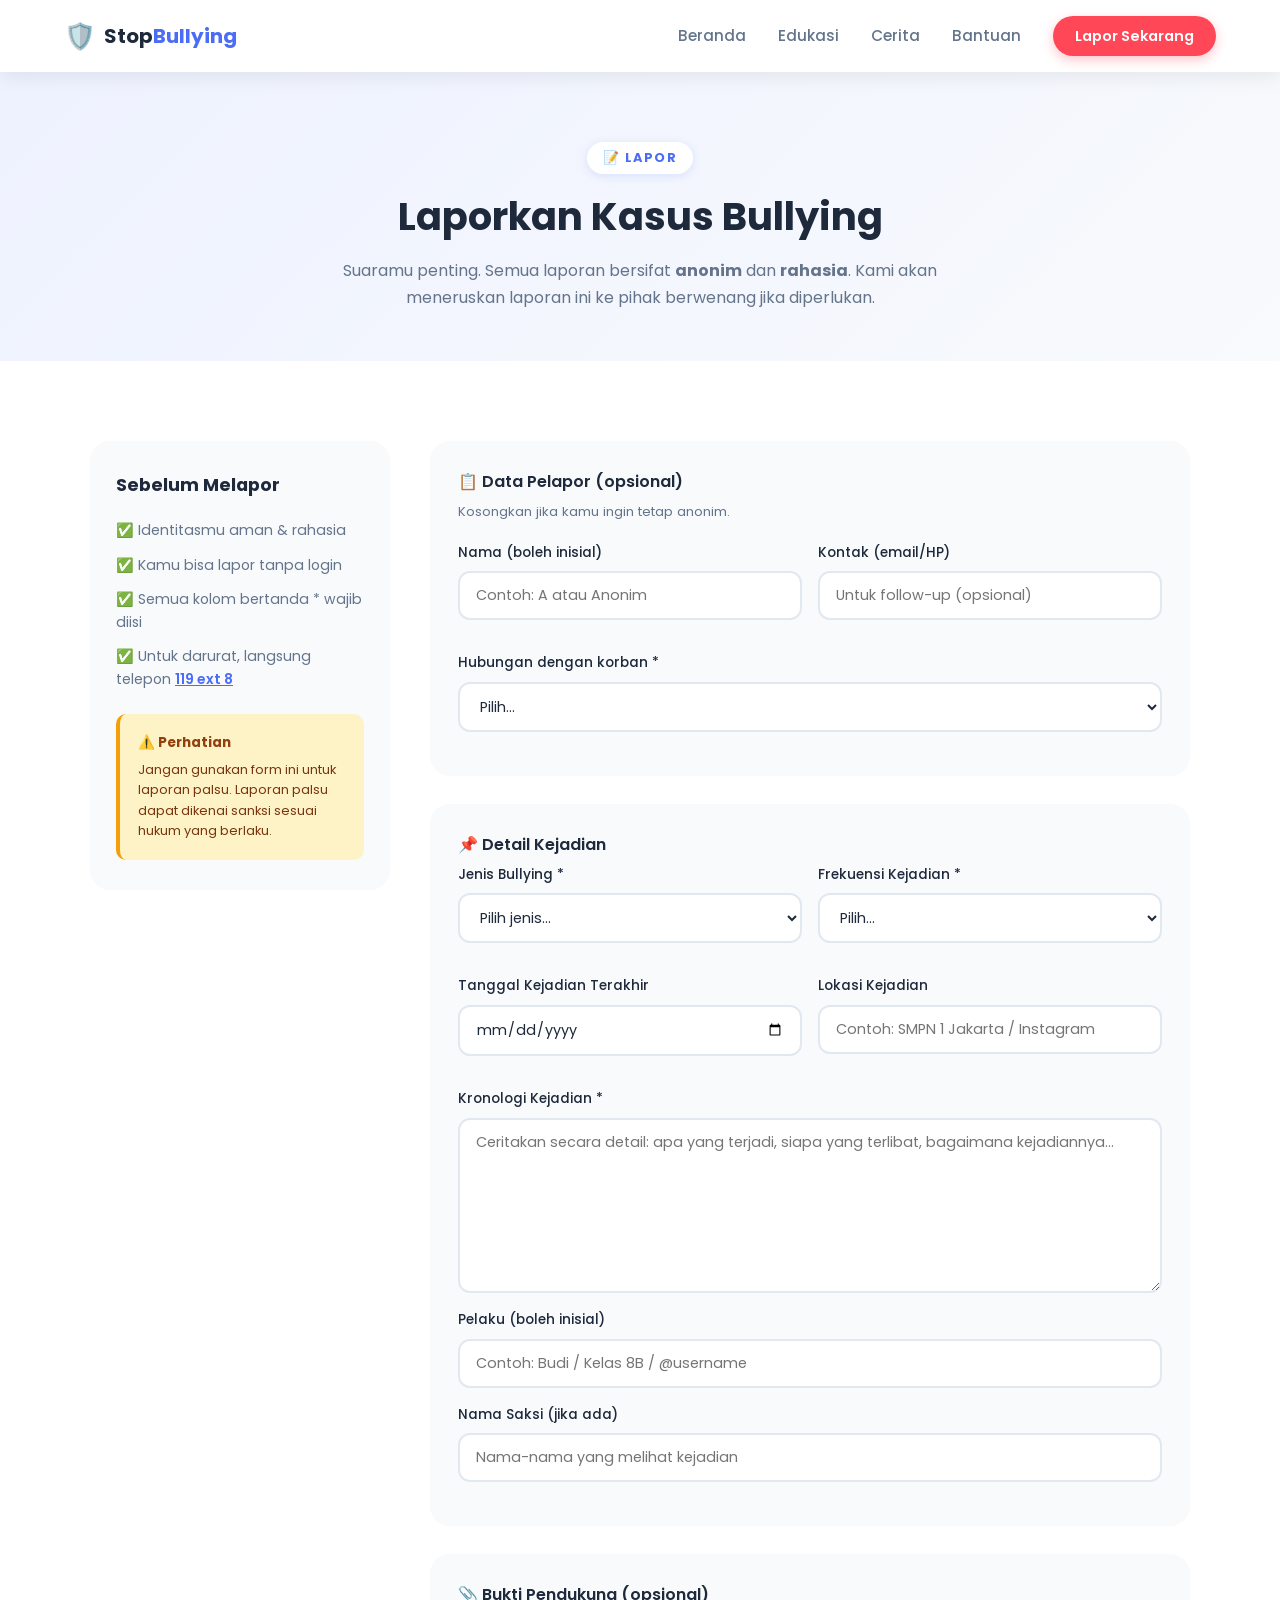
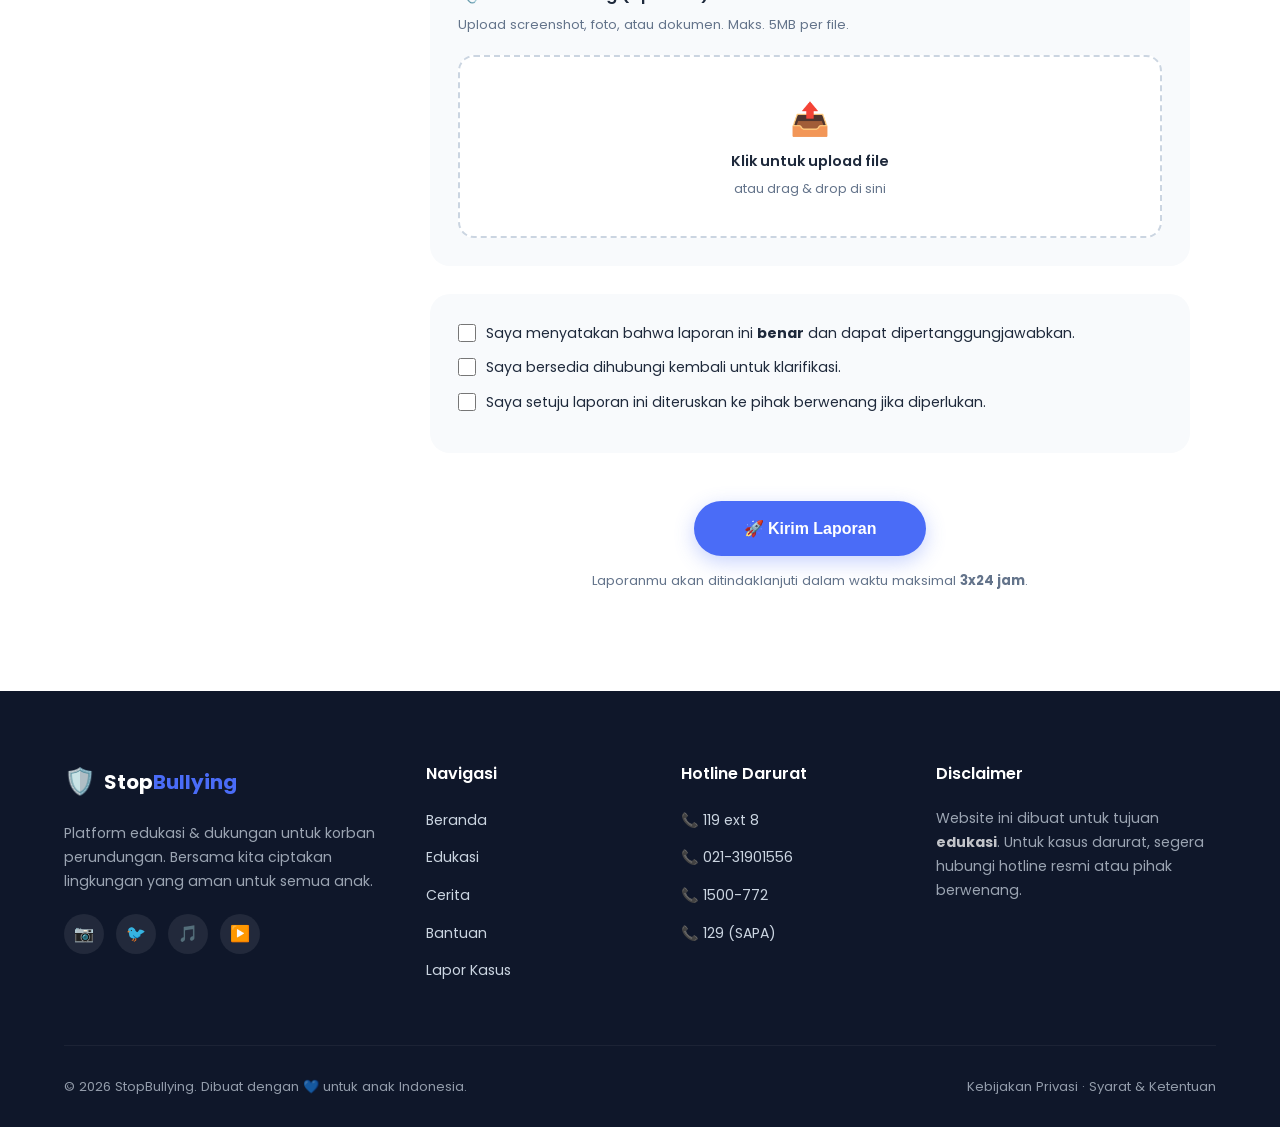
<file: lapor.html>
<!DOCTYPE html>
<html lang="id">
<head>
    <meta charset="UTF-8">
    <meta name="viewport" content="width=device-width, initial-scale=1.0">
    <title>Lapor Kasus - StopBullying</title>
    <link rel="stylesheet" href="./style.css" />
    <link href="https://fonts.googleapis.com/css2?family=Poppins:wght@400;500;600;700&display=swap" rel="stylesheet">
</head>
<body>

    <!-- NAVBAR -->
    <nav class="navbar">
        <div class="container nav-container">
            <a href="index.html" class="logo">
                <span class="logo-icon">🛡️</span>
                <span class="logo-text">Stop<span class="highlight">Bullying</span></span>
            </a>
            <ul class="nav-menu" id="navMenu">
                <li><a href="index.html" class="nav-link">Beranda</a></li>
                <li><a href="edukasi.html" class="nav-link">Edukasi</a></li>
                <li><a href="cerita.html" class="nav-link">Cerita</a></li>
                <li><a href="bantuan.html" class="nav-link">Bantuan</a></li>
                <li><a href="lapor.html" class="btn-lapor">Lapor Sekarang</a></li>
            </ul>
            <div class="hamburger" id="hamburger"><span></span><span></span><span></span></div>
        </div>
    </nav>

    <!-- PAGE HERO -->
    <section class="page-hero">
        <div class="container">
            <span class="page-badge">📝 LAPOR</span>
            <h1>Laporkan Kasus Bullying</h1>
            <p>
                Suaramu penting. Semua laporan bersifat <strong>anonim</strong> dan 
                <strong>rahasia</strong>. Kami akan meneruskan laporan ini ke pihak berwenang 
                jika diperlukan.
            </p>
        </div>
    </section>

    <!-- FORM LAPOR -->
    <section class="section">
        <div class="container">
            <div class="form-wrapper">
                <div class="form-info">
                    <h3>Sebelum Melapor</h3>
                    <ul class="info-list">
                        <li>✅ Identitasmu aman & rahasia</li>
                        <li>✅ Kamu bisa lapor tanpa login</li>
                        <li>✅ Semua kolom bertanda * wajib diisi</li>
                        <li>✅ Untuk darurat, langsung telepon <a href="tel:119">119 ext 8</a></li>
                    </ul>

                    <div class="info-warning">
                        <strong>⚠️ Perhatian</strong>
                        <p>
                            Jangan gunakan form ini untuk laporan palsu. Laporan palsu 
                            dapat dikenai sanksi sesuai hukum yang berlaku.
                        </p>
                    </div>
                </div>

                <form class="lapor-form" onsubmit="handleLaporSubmit(event)">
                    <!-- Data Pelapor -->
                    <div class="form-section">
                        <h4 class="form-section-title">📋 Data Pelapor (opsional)</h4>
                        <p class="form-section-desc">Kosongkan jika kamu ingin tetap anonim.</p>

                        <div class="form-row">
                            <div class="form-group">
                                <label>Nama (boleh inisial)</label>
                                <input type="text" placeholder="Contoh: A atau Anonim">
                            </div>
                            <div class="form-group">
                                <label>Kontak (email/HP)</label>
                                <input type="text" placeholder="Untuk follow-up (opsional)">
                            </div>
                        </div>

                        <div class="form-group">
                            <label>Hubungan dengan korban *</label>
                            <select required>
                                <option value="">Pilih...</option>
                                <option>Korban sendiri</option>
                                <option>Teman</option>
                                <option>Kakak/Adik</option>
                                <option>Orang tua</option>
                                <option>Guru</option>
                                <option>Saksi</option>
                                <option>Lainnya</option>
                            </select>
                        </div>
                    </div>

                    <!-- Detail Kejadian -->
                    <div class="form-section">
                        <h4 class="form-section-title">📌 Detail Kejadian</h4>

                        <div class="form-row">
                            <div class="form-group">
                                <label>Jenis Bullying *</label>
                                <select required>
                                    <option value="">Pilih jenis...</option>
                                    <option>Bullying Fisik</option>
                                    <option>Bullying Verbal</option>
                                    <option>Bullying Sosial</option>
                                    <option>Cyber Bullying</option>
                                    <option>Bullying Seksual</option>
                                    <option>Lainnya</option>
                                </select>
                            </div>
                            <div class="form-group">
                                <label>Frekuensi Kejadian *</label>
                                <select required>
                                    <option value="">Pilih...</option>
                                    <option>Baru sekali</option>
                                    <option>Beberapa kali</option>
                                    <option>Sering (lebih dari 5x)</option>
                                    <option>Hampir setiap hari</option>
                                </select>
                            </div>
                        </div>

                        <div class="form-row">
                            <div class="form-group">
                                <label>Tanggal Kejadian Terakhir</label>
                                <input type="date">
                            </div>
                            <div class="form-group">
                                <label>Lokasi Kejadian</label>
                                <input type="text" placeholder="Contoh: SMPN 1 Jakarta / Instagram">
                            </div>
                        </div>

                        <div class="form-group">
                            <label>Kronologi Kejadian *</label>
                            <textarea rows="7" required maxlength="2000"
                                placeholder="Ceritakan secara detail: apa yang terjadi, siapa yang terlibat, bagaimana kejadiannya..."></textarea>
                        </div>

                        <div class="form-group">
                            <label>Pelaku (boleh inisial)</label>
                            <input type="text" placeholder="Contoh: Budi / Kelas 8B / @username">
                        </div>

                        <div class="form-group">
                            <label>Nama Saksi (jika ada)</label>
                            <input type="text" placeholder="Nama-nama yang melihat kejadian">
                        </div>
                    </div>

                    <!-- Bukti -->
                    <div class="form-section">
                        <h4 class="form-section-title">📎 Bukti Pendukung (opsional)</h4>
                        <p class="form-section-desc">
                            Upload screenshot, foto, atau dokumen. Maks. 5MB per file.
                        </p>

                        <div class="file-upload">
                            <input type="file" id="bukti" multiple accept="image/*,.pdf">
                            <label for="bukti" class="file-upload-label">
                                <span class="file-icon">📤</span>
                                <span class="file-text">Klik untuk upload file</span>
                                <span class="file-sub">atau drag & drop di sini</span>
                            </label>
                        </div>
                    </div>

                    <!-- Checkbox -->
                    <div class="form-section">
                        <label class="checkbox-label">
                            <input type="checkbox" required>
                            <span>Saya menyatakan bahwa laporan ini <strong>benar</strong> dan dapat dipertanggungjawabkan.</span>
                        </label>
                        <label class="checkbox-label">
                            <input type="checkbox">
                            <span>Saya bersedia dihubungi kembali untuk klarifikasi.</span>
                        </label>
                        <label class="checkbox-label">
                            <input type="checkbox" required>
                            <span>Saya setuju laporan ini diteruskan ke pihak berwenang jika diperlukan.</span>
                        </label>
                    </div>

                    <!-- Submit -->
                    <div class="form-submit">
                        <button type="submit" class="btn btn-primary btn-large">
                            🚀 Kirim Laporan
                        </button>
                        <p class="form-submit-note">
                            Laporanmu akan ditindaklanjuti dalam waktu maksimal <strong>3x24 jam</strong>.
                        </p>
                    </div>
                </form>
            </div>
        </div>
    </section>

    <!-- SUCCESS MODAL -->
    <div class="modal" id="successModal">
        <div class="modal-content">
            <div class="modal-icon">✅</div>
            <h3>Laporan Terkirim!</h3>
            <p>
                Terima kasih sudah berani melapor. Laporanmu akan kami proses 
                dalam 3x24 jam. Nomor tiket laporanmu:
            </p>
            <div class="ticket-number" id="ticketNumber">#SB-2026-XXXX</div>
            <p class="modal-note">
                Simpan nomor ini untuk mengecek status laporan.
            </p>
            <button class="btn btn-primary" onclick="closeModal()">Tutup</button>
        </div>
    </div>

    <!-- FOOTER -->
    <!-- ... footer di sini ... -->

        <footer class="footer">
      <div class="container">
        <div class="footer-grid">
          <!-- Kolom 1: Brand -->
          <div class="footer-col">
            <a href="index.html" class="logo footer-logo">
              <span class="logo-icon">🛡️</span>
              <span class="logo-text"
                >Stop<span class="highlight">Bullying</span></span
              >
            </a>
            <p class="footer-desc">
              Platform edukasi & dukungan untuk korban perundungan. Bersama kita
              ciptakan lingkungan yang aman untuk semua anak.
            </p>
            <div class="footer-social">
              <a href="#" aria-label="Instagram">📷</a>
              <a href="#" aria-label="Twitter">🐦</a>
              <a href="#" aria-label="TikTok">🎵</a>
              <a href="#" aria-label="YouTube">▶️</a>
            </div>
          </div>

          <!-- Kolom 2: Navigasi -->
          <div class="footer-col">
            <h4>Navigasi</h4>
            <ul class="footer-links">
              <li><a href="index.html">Beranda</a></li>
              <li><a href="edukasi.html">Edukasi</a></li>
              <li><a href="cerita.html">Cerita</a></li>
              <li><a href="bantuan.html">Bantuan</a></li>
              <li><a href="lapor.html">Lapor Kasus</a></li>
            </ul>
          </div>

          <!-- Kolom 3: Hotline Darurat -->
          <div class="footer-col">
            <h4>Hotline Darurat</h4>
            <ul class="footer-links">
              <li><a href="tel:119">📞 119 ext 8</a></li>
              <li><a href="tel:02131901556">📞 021-31901556</a></li>
              <li><a href="tel:1500772">📞 1500-772</a></li>
              <li><a href="tel:129">📞 129 (SAPA)</a></li>
            </ul>
          </div>

          <!-- Kolom 4: Disclaimer -->
          <div class="footer-col">
            <h4>Disclaimer</h4>
            <p class="footer-desc">
              Website ini dibuat untuk tujuan <strong>edukasi</strong>. Untuk
              kasus darurat, segera hubungi hotline resmi atau pihak berwenang.
            </p>
          </div>
        </div>

        <div class="footer-bottom">
          <p>© 2026 StopBullying. Dibuat dengan 💙 untuk anak Indonesia.</p>
          <p class="footer-bottom-links">
            <a href="#">Kebijakan Privasi</a> ·
            <a href="#">Syarat & Ketentuan</a>
          </p>
        </div>
      </div>
    </footer>

    <script src="./script.js"></script>
</body>
</html>
</file>
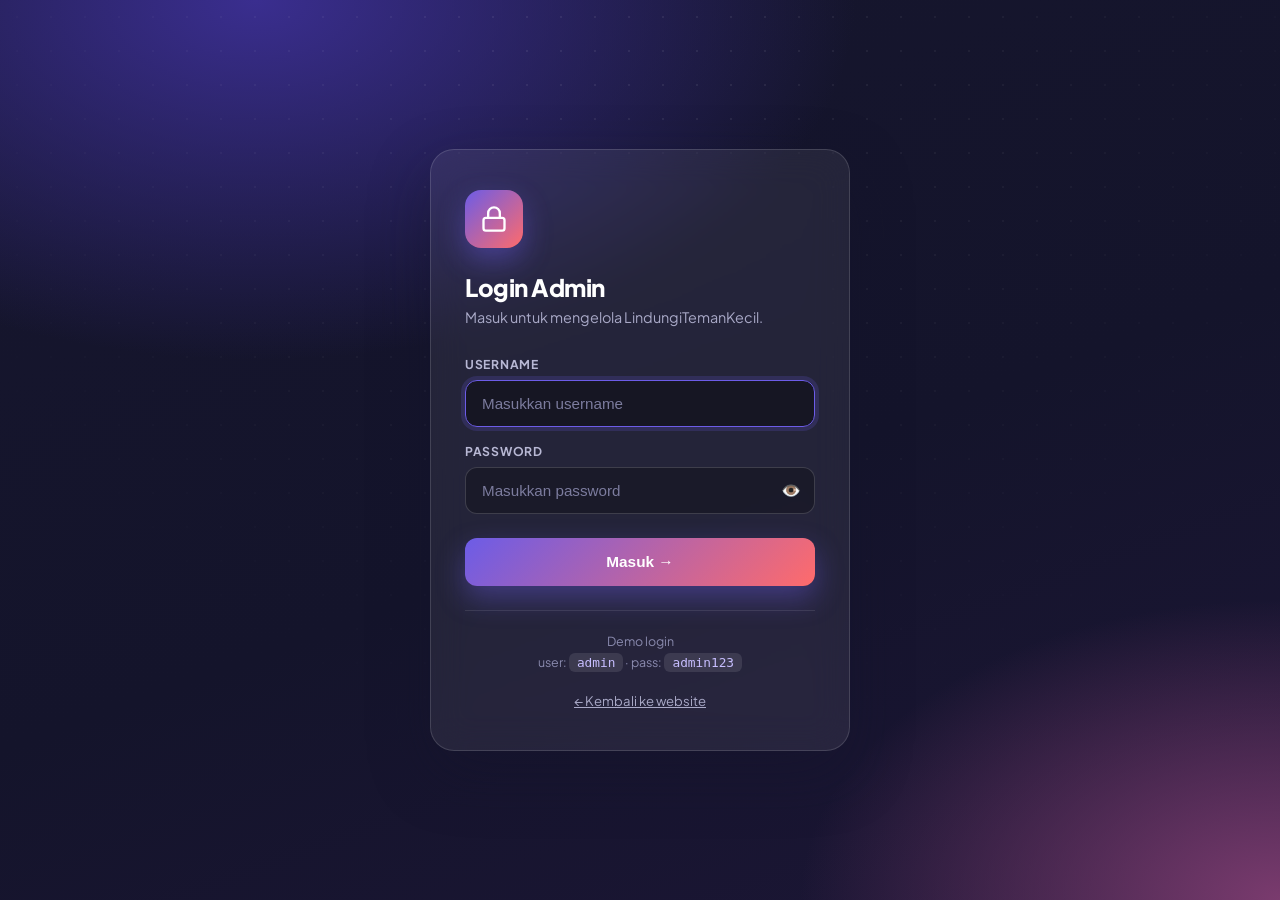
<file: login.html>
<!DOCTYPE html>
<html lang="id">
<head>
<meta charset="UTF-8">
<meta name="viewport" content="width=device-width, initial-scale=1.0">
<title>Login Admin — LindungiTemanKecil</title>
<meta name="robots" content="noindex, nofollow">
<link rel="preconnect" href="https://fonts.googleapis.com">
<link rel="preconnect" href="https://fonts.gstatic.com" crossorigin>
<link href="https://fonts.googleapis.com/css2?family=Plus+Jakarta+Sans:wght@400;500;600;700;800&display=swap" rel="stylesheet">
<style>
*,*::before,*::after { box-sizing: border-box; margin: 0; padding: 0; }

:root {
  --primary: #6C5CE7;
  --primary-dark: #4B3FD1;
  --primary-soft: #EEEBFF;
  --accent: #FF6B6B;
  --dark: #14142B;
  --text: #2C2C44;
  --muted: #6E6E8A;
  --line: #E7E7F2;
  --bg: #F8F8FD;
  --font: 'Plus Jakarta Sans', -apple-system, BlinkMacSystemFont, 'Segoe UI', Roboto, sans-serif;
}

body {
  font-family: var(--font);
  min-height: 100vh;
  display: grid;
  place-items: center;
  padding: 24px;
  color: var(--text);
  background:
    radial-gradient(1000px 600px at 20% 0%, #3A2E8F 0%, transparent 60%),
    radial-gradient(800px 500px at 100% 100%, #7A3B6E 0%, transparent 60%),
    linear-gradient(160deg, #16162E 0%, #14142B 55%, #1C1636 100%);
  -webkit-font-smoothing: antialiased;
}

/* dekorasi titik-titik */
body::before {
  content: "";
  position: fixed; inset: 0;
  background-image: radial-gradient(rgba(255,255,255,.07) 1px, transparent 1px);
  background-size: 34px 34px;
  pointer-events: none;
  mask-image: radial-gradient(circle at 50% 0%, #000 10%, transparent 72%);
  -webkit-mask-image: radial-gradient(circle at 50% 0%, #000 10%, transparent 72%);
}

/* kartu login */
.login-box {
  position: relative;
  width: min(420px, 100%);
  background: rgba(255,255,255,.07);
  border: 1px solid rgba(255,255,255,.14);
  border-radius: 24px;
  padding: 40px 34px;
  backdrop-filter: blur(18px);
  -webkit-backdrop-filter: blur(18px);
  box-shadow: 0 22px 60px rgba(20,20,43,.4);
  color: #fff;
  animation: fadeUp .55s cubic-bezier(.2,.7,.3,1);
}
@keyframes fadeUp {
  from { opacity: 0; transform: translateY(24px); }
  to   { opacity: 1; transform: none; }
}

.login-logo {
  width: 58px; height: 58px; border-radius: 16px;
  background: linear-gradient(135deg, var(--primary), var(--accent));
  display: grid; place-items: center; margin-bottom: 24px;
  box-shadow: 0 12px 28px rgba(108,92,231,.42);
}
.login-logo svg { width: 28px; height: 28px; }

.login-box h1 {
  font-size: 1.5rem; font-weight: 800;
  letter-spacing: -.02em; margin-bottom: 6px;
}
.login-box .sub {
  color: #A9A9C7; font-size: .9rem; margin-bottom: 30px;
}

.field { margin-bottom: 16px; }
.field label {
  display: block; font-size: .76rem; font-weight: 700;
  letter-spacing: .06em; text-transform: uppercase;
  color: #B8B8D4; margin-bottom: 8px;
}
.field .input-wrap { position: relative; }
.field input {
  width: 100%; padding: 14px 46px 14px 16px;
  background: rgba(0,0,0,.28);
  border: 1px solid rgba(255,255,255,.16);
  border-radius: 12px; color: #fff; outline: none;
  font-size: .95rem;
  transition: border-color .2s, background .2s;
}
.field input:focus {
  border-color: var(--primary);
  background: rgba(0,0,0,.4);
  box-shadow: 0 0 0 4px rgba(108,92,231,.18);
}
.field input::placeholder { color: #7C7C9E; }

.toggle-pass {
  position: absolute; right: 6px; top: 50%;
  transform: translateY(-50%);
  width: 36px; height: 36px;
  border: none; background: transparent;
  color: #A9A9C7; cursor: pointer;
  border-radius: 8px;
  display: grid; place-items: center;
  font-size: 1rem;
  transition: background .2s, color .2s;
}
.toggle-pass:hover { background: rgba(255,255,255,.08); color: #fff; }

.error {
  font-size: .85rem; color: #FFB3B3;
  background: rgba(255,107,107,.14);
  border: 1px solid rgba(255,107,107,.32);
  padding: 11px 14px; border-radius: 10px;
  margin-bottom: 16px;
  display: none;
  align-items: center; gap: 8px;
}
.error.show { display: flex; animation: shake .4s ease; }
@keyframes shake {
  0%,100% { transform: translateX(0); }
  25% { transform: translateX(-6px); }
  75% { transform: translateX(6px); }
}

.submit-btn {
  width: 100%; padding: 15px;
  border: none; border-radius: 12px;
  background: linear-gradient(135deg, var(--primary), var(--accent));
  color: #fff; font-weight: 700; font-size: .96rem;
  cursor: pointer;
  box-shadow: 0 12px 28px rgba(108,92,231,.4);
  transition: transform .2s, box-shadow .2s, opacity .2s;
  margin-top: 8px;
  display: inline-flex; align-items: center; justify-content: center; gap: 8px;
}
.submit-btn:hover:not(:disabled) {
  transform: translateY(-2px);
  box-shadow: 0 18px 36px rgba(108,92,231,.5);
}
.submit-btn:active:not(:disabled) { transform: translateY(0); }
.submit-btn:disabled { opacity: .7; cursor: wait; }

.spinner {
  width: 16px; height: 16px;
  border: 2px solid rgba(255,255,255,.3);
  border-top-color: #fff;
  border-radius: 50%;
  animation: spin .7s linear infinite;
}
@keyframes spin { to { transform: rotate(360deg); } }

.hint {
  margin-top: 24px; padding-top: 20px;
  border-top: 1px solid rgba(255,255,255,.1);
  font-size: .78rem; color: #8A8AAE;
  text-align: center; line-height: 1.7;
}
.hint code {
  background: rgba(255,255,255,.1);
  padding: 2px 8px; border-radius: 6px;
  color: #C7BEFF; font-size: .8rem;
  font-family: ui-monospace, 'SF Mono', Menlo, monospace;
}

.back-link {
  display: inline-flex; align-items: center; gap: 6px;
  margin-top: 18px; font-size: .82rem;
  color: #A9A9C7; transition: color .2s;
}
.back-link:hover { color: #fff; }
.back-link-center { text-align: center; }
</style>
</head>
<body>

<div class="login-box">
  <div class="login-logo">
    <svg viewBox="0 0 24 24" fill="none" stroke="#fff" stroke-width="2" stroke-linecap="round" stroke-linejoin="round">
      <rect x="3" y="11" width="18" height="11" rx="2"/>
      <path d="M7 11V7a5 5 0 0 1 10 0v4"/>
    </svg>
  </div>

  <h1>Login Admin</h1>
  <p class="sub">Masuk untuk mengelola LindungiTemanKecil.</p>

  <div class="error" id="errorBox">
    <span>⚠️</span><span id="errorText">Username atau password salah.</span>
  </div>

  <form id="loginForm" novalidate>
    <div class="field">
      <label for="user">Username</label>
      <div class="input-wrap">
        <input type="text" id="user" placeholder="Masukkan username" autocomplete="username" required>
      </div>
    </div>

    <div class="field">
      <label for="pass">Password</label>
      <div class="input-wrap">
        <input type="password" id="pass" placeholder="Masukkan password" autocomplete="current-password" required>
        <button type="button" class="toggle-pass" id="togglePass" aria-label="Tampilkan password">👁️</button>
      </div>
    </div>

    <button type="submit" class="submit-btn" id="submitBtn">
      <span id="btnText">Masuk →</span>
    </button>
  </form>

  <p class="hint">
    Demo login<br>
    user: <code>admin</code> · pass: <code>admin123</code>
  </p>

  <div class="back-link-center">
    <a href="index.html" class="back-link">← Kembali ke website</a>
  </div>
</div>

<script>
/* ============================================================
   KONFIGURASI
   ============================================================ */
const ADMIN_USER = 'admin';
const ADMIN_PASS = 'admin123';           // ganti di produksi!
const SESSION_KEY = 'ltk_admin_session';
const ADMIN_PAGE  = 'admin.html';         // halaman setelah login
const SESSION_MAX = 1000 * 60 * 60;       // 1 jam

/* Jika sudah login, langsung ke admin */
try {
  const sesi = JSON.parse(sessionStorage.getItem(SESSION_KEY) || 'null');
  if (sesi && sesi.loginAt && (Date.now() - sesi.loginAt) < SESSION_MAX) {
    location.replace(ADMIN_PAGE);
  }
} catch {}

/* ============================================================
   ELEMEN
   ============================================================ */
const form       = document.getElementById('loginForm');
const userInput  = document.getElementById('user');
const passInput  = document.getElementById('pass');
const errorBox   = document.getElementById('errorBox');
const errorText  = document.getElementById('errorText');
const submitBtn  = document.getElementById('submitBtn');
const btnText    = document.getElementById('btnText');
const togglePass = document.getElementById('togglePass');

/* Toggle show/hide password */
togglePass.addEventListener('click', () => {
  const isPass = passInput.type === 'password';
  passInput.type = isPass ? 'text' : 'password';
  togglePass.textContent = isPass ? '🙈' : '👁️';
});

/* ============================================================
   SUBMIT LOGIN
   ============================================================ */
form.addEventListener('submit', (e) => {
  e.preventDefault();
  errorBox.classList.remove('show');

  const u = userInput.value.trim();
  const p = passInput.value;

  if (!u || !p) {
    showError('Username dan password wajib diisi.');
    return;
  }

  // Simulasi proses login
  submitBtn.disabled = true;
  btnText.innerHTML = '<span class="spinner"></span> Memeriksa...';

  setTimeout(() => {
    if (u === ADMIN_USER && p === ADMIN_PASS) {
      try {
        sessionStorage.setItem(SESSION_KEY, JSON.stringify({
          user: u,
          loginAt: Date.now()
        }));
      } catch {}

      btnText.textContent = '✓ Berhasil! Mengalihkan...';
      setTimeout(() => location.replace(ADMIN_PAGE), 500);

    } else {
      showError('Username atau password salah. Coba lagi.');
      passInput.value = '';
      passInput.focus();
      submitBtn.disabled = false;
      btnText.textContent = 'Masuk →';
    }
  }, 700);
});

function showError(msg) {
  errorText.textContent = msg;
  errorBox.classList.remove('show');
  void errorBox.offsetWidth;   // reset animasi
  errorBox.classList.add('show');
}

/* Autofocus */
userInput.focus();
</script>

</body>
</html>
</file>
<file: style.css>
/* ===== RESET & VARIABEL ===== */
* {
    margin: 0;
    padding: 0;
    box-sizing: border-box;
}

:root {
    --primary: #4A6CF7;
    --primary-dark: #3550d6;
    --danger: #FF4757;
    --dark: #1E293B;
    --gray: #64748B;
    --light: #F8FAFC;
    --white: #FFFFFF;
    --shadow: 0 4px 20px rgba(0, 0, 0, 0.08);
}

body {
    font-family: 'Poppins', sans-serif;
    color: var(--dark);
    background: var(--white);
    line-height: 1.6;
}

.container {
    max-width: 1200px;
    margin: 0 auto;
    padding: 0 24px;
}

/* ===== NAVBAR ===== */
.navbar {
    position: sticky;
    top: 0;
    width: 100%;
    background: rgba(255, 255, 255, 0.95);
    backdrop-filter: blur(10px);
    box-shadow: var(--shadow);
    z-index: 1000;
    transition: all 0.3s ease;
}

.nav-container {
    display: flex;
    justify-content: space-between;
    align-items: center;
    height: 72px;
}

/* Logo */
.logo {
    display: flex;
    align-items: center;
    gap: 8px;
    text-decoration: none;
    font-weight: 700;
    font-size: 1.25rem;
    color: var(--dark);
}

.logo-icon {
    font-size: 1.6rem;
}

.logo-text .highlight {
    color: var(--primary);
}

/* Menu */
.nav-menu {
    display: flex;
    align-items: center;
    gap: 32px;
    list-style: none;
}

.nav-link {
    text-decoration: none;
    color: var(--gray);
    font-weight: 500;
    font-size: 0.95rem;
    position: relative;
    transition: color 0.3s;
}

.nav-link:hover,
.nav-link.active {
    color: var(--primary);
}

/* Underline animation */
.nav-link::after {
    content: '';
    position: absolute;
    bottom: -6px;
    left: 0;
    width: 0;
    height: 2px;
    background: var(--primary);
    transition: width 0.3s ease;
}

.nav-link:hover::after,
.nav-link.active::after {
    width: 100%;
}

/* Tombol Lapor */
.btn-lapor {
    background: var(--danger);
    color: var(--white) !important;
    padding: 10px 22px;
    border-radius: 50px;
    text-decoration: none;
    font-weight: 600;
    font-size: 0.9rem;
    transition: all 0.3s ease;
    box-shadow: 0 4px 12px rgba(255, 71, 87, 0.3);
}

.btn-lapor:hover {
    background: #e63946;
    transform: translateY(-2px);
    box-shadow: 0 6px 16px rgba(255, 71, 87, 0.4);
}

.btn-lapor::after {
    display: none;
}

/* Hamburger */
.hamburger {
    display: none;
    flex-direction: column;
    gap: 5px;
    cursor: pointer;
    padding: 8px;
}

.hamburger span {
    width: 26px;
    height: 3px;
    background: var(--dark);
    border-radius: 2px;
    transition: all 0.3s ease;
}

.hamburger.active span:nth-child(1) {
    transform: rotate(45deg) translate(6px, 6px);
}
.hamburger.active span:nth-child(2) {
    opacity: 0;
}
.hamburger.active span:nth-child(3) {
    transform: rotate(-45deg) translate(6px, -6px);
}

/* ===== RESPONSIVE ===== */
@media (max-width: 768px) {
    .hamburger {
        display: flex;
    }

    .nav-menu {
        position: fixed;
        top: 72px;
        right: -100%;
        flex-direction: column;
        width: 260px;
        height: calc(100vh - 72px);
        background: var(--white);
        padding: 40px 24px;
        gap: 24px;
        align-items: flex-start;
        box-shadow: -4px 0 20px rgba(0, 0, 0, 0.08);
        transition: right 0.4s ease;
    }

    .nav-menu.active {
        right: 0;
    }

    .btn-lapor {
        width: 100%;
        text-align: center;
    }
}



/* ===== HERO SECTION ===== */
.hero {
    padding: 80px 0 100px;
    background: linear-gradient(135deg, #F8FAFC 0%, #EEF2FF 100%);
    overflow: hidden;
    position: relative;
}

.hero-container {
    display: grid;
    grid-template-columns: 1.1fr 0.9fr;
    gap: 60px;
    align-items: center;
}

/* Badge */
.hero-badge {
    display: inline-block;
    background: var(--white);
    color: var(--primary);
    padding: 8px 18px;
    border-radius: 50px;
    font-size: 0.85rem;
    font-weight: 600;
    box-shadow: 0 2px 10px rgba(74, 108, 247, 0.15);
    margin-bottom: 24px;
}

/* Title */
.hero-title {
    font-size: 3rem;
    font-weight: 700;
    line-height: 1.2;
    margin-bottom: 24px;
    color: var(--dark);
}

.text-primary { color: var(--primary); }
.text-danger  { color: var(--danger); }

/* Description */
.hero-desc {
    font-size: 1.05rem;
    color: var(--gray);
    margin-bottom: 36px;
    max-width: 540px;
}

/* Buttons */
.hero-buttons {
    display: flex;
    gap: 16px;
    flex-wrap: wrap;
    margin-bottom: 48px;
}

.btn {
    display: inline-block;
    padding: 14px 32px;
    border-radius: 50px;
    font-weight: 600;
    font-size: 0.95rem;
    text-decoration: none;
    transition: all 0.3s ease;
    cursor: pointer;
    border: 2px solid transparent;
}

.btn-primary {
    background: var(--primary);
    color: var(--white);
    box-shadow: 0 6px 20px rgba(74, 108, 247, 0.3);
}
.btn-primary:hover {
    background: var(--primary-dark);
    transform: translateY(-3px);
    box-shadow: 0 10px 25px rgba(74, 108, 247, 0.4);
}

.btn-outline {
    background: transparent;
    color: var(--primary);
    border-color: var(--primary);
}
.btn-outline:hover {
    background: var(--primary);
    color: var(--white);
    transform: translateY(-3px);
}

/* Statistik */
.hero-stats {
    display: flex;
    gap: 40px;
    flex-wrap: wrap;
}

.stat-item h3 {
    font-size: 1.8rem;
    color: var(--primary);
    margin-bottom: 4px;
}

.stat-item p {
    font-size: 0.85rem;
    color: var(--gray);
    max-width: 130px;
}

/* Visual Cards */
.hero-visual {
    position: relative;
    height: 420px;
}

.hero-card {
    position: absolute;
    background: var(--white);
    padding: 20px 24px;
    border-radius: 16px;
    box-shadow: 0 10px 30px rgba(0, 0, 0, 0.08);
    display: flex;
    align-items: center;
    gap: 12px;
    max-width: 280px;
    font-size: 0.9rem;
    font-weight: 500;
    color: var(--dark);
    transition: transform 0.4s ease;
}

.hero-card .card-icon {
    font-size: 1.8rem;
}

.card-1 {
    top: 10%;
    left: 5%;
    animation: float 4s ease-in-out infinite;
}
.card-2 {
    top: 42%;
    right: 5%;
    animation: float 4s ease-in-out infinite 1s;
}
.card-3 {
    bottom: 10%;
    left: 15%;
    animation: float 4s ease-in-out infinite 2s;
}

@keyframes float {
    0%, 100% { transform: translateY(0); }
    50%      { transform: translateY(-12px); }
}

/* ===== SECTION EDUKASI ===== */
.edukasi {
    padding: 100px 0;
    background: var(--white);
}

.section-header {
    text-align: center;
    max-width: 700px;
    margin: 0 auto 60px;
}

.section-label {
    display: inline-block;
    color: var(--primary);
    font-weight: 700;
    font-size: 0.85rem;
    letter-spacing: 2px;
    margin-bottom: 12px;
}

.section-title {
    font-size: 2.2rem;
    font-weight: 700;
    color: var(--dark);
    margin-bottom: 16px;
}

.section-desc {
    color: var(--gray);
    font-size: 1rem;
}

/* Grid */
.edukasi-grid {
    display: grid;
    grid-template-columns: repeat(auto-fit, minmax(240px, 1fr));
    gap: 28px;
}

.edu-card {
    background: var(--light);
    padding: 32px 26px;
    border-radius: 20px;
    transition: all 0.3s ease;
    border: 2px solid transparent;
}

.edu-card:hover {
    transform: translateY(-8px);
    background: var(--white);
    border-color: #EEF2FF;
    box-shadow: 0 15px 35px rgba(74, 108, 247, 0.12);
}

.edu-icon {
    width: 60px;
    height: 60px;
    border-radius: 16px;
    display: flex;
    align-items: center;
    justify-content: center;
    font-size: 1.8rem;
    margin-bottom: 20px;
}

.edu-card h3 {
    font-size: 1.15rem;
    color: var(--dark);
    margin-bottom: 10px;
    font-weight: 600;
}

.edu-card p {
    font-size: 0.9rem;
    color: var(--gray);
    line-height: 1.6;
}

/* ===== RESPONSIVE HERO & EDUKASI ===== */
@media (max-width: 968px) {
    .hero-container {
        grid-template-columns: 1fr;
        gap: 40px;
    }

    .hero-title {
        font-size: 2.2rem;
    }

    .hero-visual {
        height: 340px;
    }

    .section-title {
        font-size: 1.8rem;
    }
}

@media (max-width: 600px) {
    .hero {
        padding: 50px 0 60px;
    }

    .hero-title {
        font-size: 1.8rem;
    }

    .hero-desc {
        font-size: 0.95rem;
    }

    .hero-stats {
        gap: 24px;
    }

    .stat-item h3 {
        font-size: 1.4rem;
    }

    .hero-visual {
        height: 300px;
    }

    .hero-card {
        padding: 14px 18px;
        font-size: 0.8rem;
    }

    .btn {
        padding: 12px 24px;
        font-size: 0.9rem;
    }

    .edukasi {
        padding: 60px 0;
    }
}


/* ===== SECTION CERITA ===== */
.cerita {
    padding: 100px 0;
    background: linear-gradient(180deg, #F8FAFC 0%, #FFFFFF 100%);
}

/* In Memoriam */
.memoriam {
    max-width: 720px;
    margin: 0 auto 60px;
    text-align: center;
    padding: 40px 32px;
    background: linear-gradient(135deg, #1E293B 0%, #334155 100%);
    border-radius: 24px;
    color: var(--white);
    position: relative;
    overflow: hidden;
}

.memoriam::before {
    content: '';
    position: absolute;
    top: -50%;
    right: -50%;
    width: 200%;
    height: 200%;
    background: radial-gradient(circle, rgba(255,255,255,0.05) 0%, transparent 60%);
}

.memoriam-icon {
    font-size: 2.5rem;
    margin-bottom: 16px;
    animation: float 3s ease-in-out infinite;
}

.memoriam h3 {
    font-size: 1.5rem;
    margin-bottom: 16px;
    font-weight: 600;
    letter-spacing: 1px;
}

.memoriam-text {
    font-size: 0.95rem;
    line-height: 1.8;
    opacity: 0.9;
    font-style: italic;
    position: relative;
    z-index: 1;
}

/* Grid Cerita */
.cerita-grid {
    display: grid;
    grid-template-columns: repeat(auto-fit, minmax(280px, 1fr));
    gap: 28px;
    margin-bottom: 50px;
}

.cerita-card {
    background: var(--white);
    padding: 32px 28px;
    border-radius: 20px;
    box-shadow: 0 4px 20px rgba(0, 0, 0, 0.05);
    border-left: 4px solid var(--primary);
    transition: all 0.3s ease;
    position: relative;
}

.cerita-card:hover {
    transform: translateY(-6px);
    box-shadow: 0 15px 35px rgba(74, 108, 247, 0.12);
}

.cerita-quote {
    font-size: 3rem;
    color: var(--primary);
    font-family: Georgia, serif;
    line-height: 0.5;
    margin-bottom: 16px;
    opacity: 0.3;
}

.cerita-text {
    font-size: 0.95rem;
    color: var(--dark);
    line-height: 1.7;
    margin-bottom: 24px;
    font-style: italic;
}

.cerita-author {
    display: flex;
    align-items: center;
    gap: 14px;
    padding-top: 20px;
    border-top: 1px solid #F1F5F9;
}

.author-avatar {
    width: 46px;
    height: 46px;
    border-radius: 50%;
    background: linear-gradient(135deg, var(--primary), #8B5CF6);
    color: var(--white);
    display: flex;
    align-items: center;
    justify-content: center;
    font-weight: 700;
    font-size: 1.1rem;
}

.cerita-author h4 {
    font-size: 0.95rem;
    color: var(--dark);
    margin-bottom: 2px;
}

.cerita-author span {
    font-size: 0.8rem;
    color: var(--gray);
}

/* CTA Cerita */
.cerita-cta {
    text-align: center;
    padding: 40px 24px;
    background: var(--light);
    border-radius: 20px;
}

.cerita-cta p {
    margin-bottom: 20px;
    color: var(--dark);
    font-weight: 500;
}

/* ===== SECTION BANTUAN ===== */
.bantuan {
    padding: 100px 0;
    background: var(--white);
}

.sub-title {
    font-size: 1.3rem;
    color: var(--dark);
    margin-bottom: 28px;
    text-align: center;
    font-weight: 600;
}

/* Langkah */
.langkah-wrapper {
    margin-bottom: 70px;
}

.langkah-grid {
    display: grid;
    grid-template-columns: repeat(auto-fit, minmax(220px, 1fr));
    gap: 24px;
}

.langkah-item {
    background: var(--light);
    padding: 32px 24px;
    border-radius: 18px;
    text-align: center;
    position: relative;
    transition: all 0.3s ease;
}

.langkah-item:hover {
    background: var(--white);
    box-shadow: 0 10px 30px rgba(74, 108, 247, 0.1);
    transform: translateY(-5px);
}

.langkah-num {
    width: 48px;
    height: 48px;
    border-radius: 50%;
    background: var(--primary);
    color: var(--white);
    display: flex;
    align-items: center;
    justify-content: center;
    font-weight: 700;
    font-size: 1.2rem;
    margin: 0 auto 18px;
    box-shadow: 0 4px 15px rgba(74, 108, 247, 0.3);
}

.langkah-item h4 {
    font-size: 1rem;
    color: var(--dark);
    margin-bottom: 10px;
    font-weight: 600;
}

.langkah-item p {
    font-size: 0.85rem;
    color: var(--gray);
    line-height: 1.6;
}

/* Hotline */
.hotline-wrapper {
    margin-bottom: 70px;
}

.hotline-grid {
    display: grid;
    grid-template-columns: repeat(auto-fit, minmax(280px, 1fr));
    gap: 20px;
}

.hotline-card {
    display: flex;
    align-items: center;
    gap: 18px;
    padding: 22px 24px;
    background: var(--white);
    border: 2px solid #EEF2FF;
    border-radius: 16px;
    text-decoration: none;
    color: var(--dark);
    transition: all 0.3s ease;
}

.hotline-card:hover {
    border-color: var(--primary);
    background: #F8FAFF;
    transform: translateY(-4px);
    box-shadow: 0 10px 25px rgba(74, 108, 247, 0.15);
}

.hotline-icon {
    font-size: 1.8rem;
    width: 56px;
    height: 56px;
    background: #EEF2FF;
    border-radius: 14px;
    display: flex;
    align-items: center;
    justify-content: center;
    flex-shrink: 0;
}

.hotline-card h4 {
    font-size: 1.1rem;
    color: var(--primary);
    margin-bottom: 4px;
    font-weight: 700;
}

.hotline-card p {
    font-size: 0.82rem;
    color: var(--gray);
}

/* Support Box */
.support-box {
    max-width: 720px;
    margin: 0 auto;
    text-align: center;
    padding: 50px 36px;
    background: linear-gradient(135deg, #EEF2FF 0%, #F8FAFF 100%);
    border-radius: 24px;
    border: 2px dashed #C7D2FE;
}

.support-icon {
    font-size: 2.5rem;
    margin-bottom: 16px;
}

.support-box h3 {
    font-size: 1.4rem;
    color: var(--dark);
    margin-bottom: 16px;
    font-weight: 700;
}

.support-box p {
    color: var(--gray);
    line-height: 1.8;
    font-size: 0.95rem;
    margin-bottom: 24px;
}

/* ===== RESPONSIVE CERITA & BANTUAN ===== */
@media (max-width: 768px) {
    .cerita, .bantuan {
        padding: 60px 0;
    }

    .memoriam {
        padding: 30px 24px;
    }

    .memoriam h3 {
        font-size: 1.2rem;
    }

    .sub-title {
        font-size: 1.1rem;
    }

    .support-box {
        padding: 36px 24px;
    }

    .support-box h3 {
        font-size: 1.15rem;
    }
}


/* ===== SECTION GENERAL ===== */
.preview-section {
    padding: 100px 0;
}

.gray-bg {
    background: linear-gradient(180deg, #F8FAFC 0%, #FFFFFF 100%);
}

.section-cta {
    text-align: center;
    margin-top: 50px;
}

/* ===== WHY SECTION ===== */
.why {
    padding: 100px 0;
    background: var(--white);
}

.why-grid {
    display: grid;
    grid-template-columns: repeat(auto-fit, minmax(220px, 1fr));
    gap: 24px;
}

.why-card {
    background: var(--light);
    padding: 32px 26px;
    border-radius: 20px;
    border-left: 4px solid var(--primary);
    transition: all 0.3s ease;
}

.why-card:hover {
    transform: translateY(-6px);
    background: var(--white);
    box-shadow: 0 15px 35px rgba(74, 108, 247, 0.12);
}

.why-icon {
    font-size: 2rem;
    margin-bottom: 16px;
}

.why-card h3 {
    font-size: 1.05rem;
    color: var(--dark);
    margin-bottom: 10px;
    font-weight: 600;
}

.why-card p {
    font-size: 0.88rem;
    color: var(--gray);
    line-height: 1.6;
}

/* ===== HIGHLIGHT BANTUAN ===== */
.highlight-bantuan {
    padding: 80px 0;
    background: var(--white);
}

.highlight-box {
    background: linear-gradient(135deg, #1E293B 0%, #334155 100%);
    padding: 60px 50px;
    border-radius: 28px;
    color: var(--white);
    display: grid;
    grid-template-columns: 1.3fr 1fr;
    gap: 50px;
    align-items: center;
    position: relative;
    overflow: hidden;
}

.highlight-box::before {
    content: '';
    position: absolute;
    top: -50%;
    right: -30%;
    width: 500px;
    height: 500px;
    background: radial-gradient(circle, rgba(255, 71, 87, 0.15) 0%, transparent 70%);
}

.highlight-content h2 {
    font-size: 2rem;
    margin-bottom: 16px;
    font-weight: 700;
}

.highlight-content p {
    font-size: 0.95rem;
    line-height: 1.7;
    opacity: 0.85;
    margin-bottom: 28px;
    max-width: 480px;
}

.highlight-buttons {
    display: flex;
    gap: 14px;
    flex-wrap: wrap;
}

.btn-white {
    background: var(--white);
    color: var(--dark);
}
.btn-white:hover {
    background: #F1F5F9;
    transform: translateY(-3px);
}

.btn-danger-outline {
    background: transparent;
    color: var(--white);
    border-color: var(--danger);
}
.btn-danger-outline:hover {
    background: var(--danger);
    color: var(--white);
    transform: translateY(-3px);
}

/* Mini Hotlines */
.highlight-hotlines {
    display: flex;
    flex-direction: column;
    gap: 16px;
    position: relative;
    z-index: 1;
}

.mini-hotline {
    display: flex;
    align-items: center;
    gap: 16px;
    padding: 20px 22px;
    background: rgba(255, 255, 255, 0.08);
    border: 1px solid rgba(255, 255, 255, 0.15);
    border-radius: 16px;
    text-decoration: none;
    color: var(--white);
    transition: all 0.3s ease;
    backdrop-filter: blur(10px);
}

.mini-hotline:hover {
    background: rgba(255, 255, 255, 0.15);
    transform: translateX(6px);
}

.mini-hotline span {
    font-size: 1.6rem;
}

.mini-hotline strong {
    display: block;
    font-size: 1rem;
}

.mini-hotline small {
    font-size: 0.8rem;
    opacity: 0.7;
}

/* ===== SUPPORT SECTION (Landing) ===== */
.support-section {
    padding: 80px 0 100px;
    background: var(--white);
}

/* ===== FOOTER ===== */
.footer {
    background: #0F172A;
    color: #CBD5E1;
    padding: 70px 0 30px;
}

.footer-grid {
    display: grid;
    grid-template-columns: 1.5fr 1fr 1fr 1.3fr;
    gap: 40px;
    margin-bottom: 50px;
}

.footer-logo {
    color: var(--white);
    margin-bottom: 20px;
    display: inline-flex;
}

.footer-desc {
    font-size: 0.88rem;
    line-height: 1.7;
    opacity: 0.75;
    margin-bottom: 20px;
}

.footer-desc strong {
    color: var(--white);
}

.footer-social {
    display: flex;
    gap: 12px;
}

.footer-social a {
    width: 40px;
    height: 40px;
    background: rgba(255, 255, 255, 0.08);
    border-radius: 50%;
    display: flex;
    align-items: center;
    justify-content: center;
    text-decoration: none;
    font-size: 1rem;
    transition: all 0.3s ease;
}

.footer-social a:hover {
    background: var(--primary);
    transform: translateY(-3px);
}

.footer-col h4 {
    color: var(--white);
    font-size: 1rem;
    margin-bottom: 20px;
    font-weight: 600;
}

.footer-links {
    list-style: none;
}

.footer-links li {
    margin-bottom: 12px;
}

.footer-links a {
    color: #CBD5E1;
    text-decoration: none;
    font-size: 0.88rem;
    transition: color 0.3s;
}

.footer-links a:hover {
    color: var(--white);
    padding-left: 4px;
}

.footer-bottom {
    padding-top: 30px;
    border-top: 1px solid rgba(255, 255, 255, 0.08);
    display: flex;
    justify-content: space-between;
    flex-wrap: wrap;
    gap: 16px;
    font-size: 0.82rem;
    opacity: 0.7;
}

.footer-bottom-links a {
    color: #CBD5E1;
    text-decoration: none;
    transition: color 0.3s;
}

.footer-bottom-links a:hover {
    color: var(--white);
}

/* ===== RESPONSIVE LANDING ===== */
@media (max-width: 968px) {
    .highlight-box {
        grid-template-columns: 1fr;
        padding: 40px 30px;
        gap: 32px;
    }

    .highlight-content h2 {
        font-size: 1.6rem;
    }

    .footer-grid {
        grid-template-columns: 1fr 1fr;
    }
}

@media (max-width: 600px) {
    .preview-section,
    .why,
    .highlight-bantuan {
        padding: 60px 0;
    }

    .footer-grid {
        grid-template-columns: 1fr;
    }

    .footer-bottom {
        flex-direction: column;
        text-align: center;
    }

    .highlight-buttons {
        flex-direction: column;
    }

    .highlight-buttons .btn {
        text-align: center;
    }
}




/* ===== PAGE HERO (Sub Pages) ===== */
.page-hero {
    padding: 70px 0 50px;
    background: linear-gradient(135deg, #EEF2FF 0%, #F8FAFC 100%);
    text-align: center;
}

.page-badge {
    display: inline-block;
    background: var(--white);
    color: var(--primary);
    padding: 6px 16px;
    border-radius: 50px;
    font-size: 0.8rem;
    font-weight: 700;
    letter-spacing: 1.5px;
    margin-bottom: 20px;
    box-shadow: 0 2px 10px rgba(74, 108, 247, 0.15);
}

.page-hero h1 {
    font-size: 2.4rem;
    font-weight: 700;
    color: var(--dark);
    margin-bottom: 16px;
    line-height: 1.2;
}

.page-hero p {
    max-width: 640px;
    margin: 0 auto;
    color: var(--gray);
    font-size: 1rem;
    line-height: 1.7;
}

/* ===== GENERIC SECTION ===== */
.section {
    padding: 80px 0;
}

/* ===== DEFINISI BOX ===== */
.definisi-box {
    max-width: 800px;
    margin: 0 auto;
    padding: 40px;
    background: var(--light);
    border-radius: 20px;
}

.definisi-box p {
    font-size: 1rem;
    line-height: 1.8;
    color: var(--dark);
    margin-bottom: 32px;
}

.definisi-ciri {
    display: grid;
    grid-template-columns: repeat(auto-fit, minmax(200px, 1fr));
    gap: 20px;
}

.ciri-item {
    display: flex;
    gap: 12px;
    align-items: flex-start;
}

.ciri-item span {
    width: 32px;
    height: 32px;
    flex-shrink: 0;
    background: var(--primary);
    color: var(--white);
    border-radius: 50%;
    display: flex;
    align-items: center;
    justify-content: center;
    font-weight: 700;
    font-size: 0.85rem;
}

.ciri-item p {
    font-size: 0.88rem;
    margin-bottom: 0;
    color: var(--gray);
}

.ciri-item p strong {
    color: var(--dark);
}

/* ===== JENIS LIST ===== */
.jenis-list {
    display: flex;
    flex-direction: column;
    gap: 24px;
}

.jenis-item {
    display: grid;
    grid-template-columns: 100px 1fr;
    gap: 30px;
    align-items: start;
    padding: 32px;
    background: var(--white);
    border-radius: 20px;
    box-shadow: 0 4px 20px rgba(0, 0, 0, 0.05);
    transition: all 0.3s ease;
}

.jenis-item:hover {
    transform: translateX(6px);
    box-shadow: 0 10px 30px rgba(74, 108, 247, 0.12);
}

.jenis-number {
    font-size: 3rem;
    font-weight: 700;
    color: #E2E8F0;
    line-height: 1;
}

.jenis-content h3 {
    font-size: 1.25rem;
    color: var(--dark);
    margin-bottom: 12px;
    font-weight: 700;
}

.jenis-content > p {
    color: var(--gray);
    margin-bottom: 16px;
    line-height: 1.7;
}

.contoh-list {
    display: flex;
    flex-wrap: wrap;
    gap: 8px;
}

.contoh-list span {
    padding: 6px 14px;
    background: #EEF2FF;
    color: var(--primary);
    border-radius: 50px;
    font-size: 0.82rem;
    font-weight: 500;
}

/* ===== PENYEBAB GRID ===== */
.penyebab-grid {
    display: grid;
    grid-template-columns: repeat(auto-fit, minmax(250px, 1fr));
    gap: 24px;
}

.penyebab-card {
    padding: 30px 24px;
    background: var(--light);
    border-radius: 18px;
    text-align: center;
    transition: all 0.3s ease;
}

.penyebab-card:hover {
    background: var(--white);
    box-shadow: 0 15px 35px rgba(74, 108, 247, 0.12);
    transform: translateY(-6px);
}

.penyebab-icon {
    font-size: 2.2rem;
    margin-bottom: 16px;
}

.penyebab-card h4 {
    font-size: 1.05rem;
    color: var(--dark);
    margin-bottom: 10px;
    font-weight: 600;
}

.penyebab-card p {
    font-size: 0.88rem;
    color: var(--gray);
    line-height: 1.6;
}

/* ===== UPSTANDER GRID ===== */
.upstander-grid {
    display: grid;
    grid-template-columns: repeat(auto-fit, minmax(240px, 1fr));
    gap: 24px;
}

.upstander-card {
    padding: 28px 24px;
    background: var(--white);
    border-radius: 18px;
    position: relative;
    box-shadow: 0 4px 20px rgba(0, 0, 0, 0.05);
    transition: all 0.3s ease;
}

.upstander-card:hover {
    transform: translateY(-6px);
    box-shadow: 0 15px 35px rgba(74, 108, 247, 0.15);
}

.upstander-num {
    width: 40px;
    height: 40px;
    background: linear-gradient(135deg, var(--primary), #8B5CF6);
    color: var(--white);
    border-radius: 12px;
    display: flex;
    align-items: center;
    justify-content: center;
    font-weight: 700;
    margin-bottom: 16px;
}

.upstander-card h4 {
    color: var(--dark);
    margin-bottom: 10px;
    font-weight: 600;
}

.upstander-card p {
    font-size: 0.88rem;
    color: var(--gray);
    line-height: 1.6;
}

/* ===== FAQ ===== */
.faq-list {
    max-width: 800px;
    margin: 0 auto;
    display: flex;
    flex-direction: column;
    gap: 16px;
}

.faq-item {
    background: var(--light);
    border-radius: 16px;
    padding: 20px 24px;
    transition: all 0.3s ease;
    cursor: pointer;
}

.faq-item[open] {
    background: var(--white);
    box-shadow: 0 10px 30px rgba(74, 108, 247, 0.1);
}

.faq-item summary {
    font-weight: 600;
    color: var(--dark);
    font-size: 0.98rem;
    list-style: none;
    position: relative;
    padding-right: 30px;
    cursor: pointer;
}

.faq-item summary::-webkit-details-marker { display: none; }

.faq-item summary::after {
    content: '+';
    position: absolute;
    right: 0;
    top: 50%;
    transform: translateY(-50%);
    font-size: 1.4rem;
    color: var(--primary);
    transition: transform 0.3s;
}

.faq-item[open] summary::after {
    content: '−';
}

.faq-item p {
    margin-top: 16px;
    color: var(--gray);
    line-height: 1.7;
    font-size: 0.9rem;
}

.faq-item p a {
    color: var(--primary);
    font-weight: 600;
}

/* ===== CTA SECTION ===== */
.cta-section {
    padding: 80px 0;
    background: var(--white);
}

.cta-box {
    background: linear-gradient(135deg, #1E293B 0%, #334155 100%);
    padding: 60px 40px;
    border-radius: 28px;
    text-align: center;
    color: var(--white);
}

.cta-box h2 {
    font-size: 1.8rem;
    margin-bottom: 16px;
    font-weight: 700;
}

.cta-box p {
    max-width: 540px;
    margin: 0 auto 32px;
    opacity: 0.85;
    line-height: 1.7;
}

.cta-buttons {
    display: flex;
    gap: 14px;
    justify-content: center;
    flex-wrap: wrap;
}

/* ===== MEMORIAM DEDICATION ===== */
.memoriam-dedication {
    margin-top: 24px;
    font-size: 0.9rem;
    opacity: 0.85;
    position: relative;
    z-index: 1;
    color: #93C5FD;
    font-weight: 600;
}

/* ===== FILTER BUTTONS ===== */
.filter-buttons {
    display: flex;
    gap: 10px;
    justify-content: center;
    flex-wrap: wrap;
    margin-bottom: 40px;
}

.filter-btn {
    padding: 10px 22px;
    background: var(--white);
    border: 2px solid #E2E8F0;
    border-radius: 50px;
    font-family: 'Poppins', sans-serif;
    font-size: 0.88rem;
    font-weight: 500;
    color: var(--gray);
    cursor: pointer;
    transition: all 0.3s ease;
}

.filter-btn:hover {
    border-color: var(--primary);
    color: var(--primary);
}

.filter-btn.active {
    background: var(--primary);
    border-color: var(--primary);
    color: var(--white);
}

/* ===== CERITA TAG ===== */
.cerita-card {
    position: relative;
}

.cerita-tag {
    position: absolute;
    top: 16px;
    right: 16px;
    font-size: 0.7rem;
    font-weight: 700;
    padding: 4px 12px;
    border-radius: 50px;
    letter-spacing: 0.5px;
    text-transform: uppercase;
}

.tag-korban { background: #FFE5E7; color: #E63946; }
.tag-pelaku { background: #FFF4E5; color: #D97706; }
.tag-keluarga { background: #E5F3FF; color: #2563EB; }
.tag-saksi { background: #F0E5FF; color: #7C3AED; }

/* ===== STORY FORM ===== */
.story-form {
    max-width: 720px;
    margin: 0 auto;
    padding: 40px;
    background: var(--light);
    border-radius: 24px;
}

/* ===== EMERGENCY BANNER ===== */
.emergency-banner {
    padding: 40px 0;
    background: var(--white);
}

.emergency-box {
    display: flex;
    align-items: center;
    gap: 24px;
    padding: 28px 32px;
    background: linear-gradient(135deg, #DC2626 0%, #EF4444 100%);
    border-radius: 20px;
    color: var(--white);
    flex-wrap: wrap;
}

.emergency-icon {
    font-size: 2.5rem;
}

.emergency-content {
    flex: 1;
    min-width: 200px;
}

.emergency-content h3 {
    font-size: 1.3rem;
    margin-bottom: 6px;
    font-weight: 700;
}

.emergency-content p {
    font-size: 0.9rem;
    opacity: 0.95;
}

/* ===== STEPS ===== */
.steps-container {
    max-width: 800px;
    margin: 0 auto;
    position: relative;
}

.step-item {
    display: flex;
    gap: 24px;
    padding: 24px 0;
    position: relative;
}

.step-item:not(:last-child)::before {
    content: '';
    position: absolute;
    left: 23px;
    top: 70px;
    bottom: -10px;
    width: 2px;
    background: #E2E8F0;
}

.step-num {
    width: 48px;
    height: 48px;
    flex-shrink: 0;
    background: var(--primary);
    color: var(--white);
    border-radius: 50%;
    display: flex;
    align-items: center;
    justify-content: center;
    font-weight: 700;
    font-size: 1.05rem;
    box-shadow: 0 4px 15px rgba(74, 108, 247, 0.3);
    z-index: 1;
}

.step-content h4 {
    font-size: 1.05rem;
    color: var(--dark);
    margin-bottom: 8px;
    font-weight: 600;
}

.step-content p {
    font-size: 0.9rem;
    color: var(--gray);
    line-height: 1.7;
}

.step-content a {
    color: var(--primary);
    font-weight: 600;
}

/* ===== HOTLINE LIST ===== */
.hotline-list {
    max-width: 780px;
    margin: 0 auto;
    display: flex;
    flex-direction: column;
    gap: 16px;
}

.hotline-item {
    display: flex;
    align-items: center;
    gap: 20px;
    padding: 22px 26px;
    background: var(--white);
    border: 2px solid #EEF2FF;
    border-radius: 18px;
    text-decoration: none;
    color: var(--dark);
    transition: all 0.3s ease;
}

.hotline-item:hover {
    border-color: var(--primary);
    background: #F8FAFF;
    transform: translateX(6px);
    box-shadow: 0 10px 25px rgba(74, 108, 247, 0.12);
}

.hotline-item-icon {
    font-size: 1.8rem;
    width: 56px;
    height: 56px;
    background: #EEF2FF;
    border-radius: 14px;
    display: flex;
    align-items: center;
    justify-content: center;
    flex-shrink: 0;
}

.hotline-item-content {
    flex: 1;
}

.hotline-item-content h4 {
    font-size: 1.1rem;
    color: var(--primary);
    margin-bottom: 4px;
    font-weight: 700;
}

.hotline-item-content p {
    font-size: 0.85rem;
    color: var(--gray);
    margin-bottom: 6px;
}

.hotline-tag {
    font-size: 0.7rem;
    font-weight: 600;
    padding: 3px 10px;
    background: #DCFCE7;
    color: #15803D;
    border-radius: 50px;
}

.hotline-arrow {
    font-size: 1.3rem;
    color: var(--primary);
    transition: transform 0.3s;
}

.hotline-item:hover .hotline-arrow {
    transform: translateX(4px);
}

/* ===== SUPPORT GRID ===== */
.support-grid {
    display: grid;
    grid-template-columns: repeat(auto-fit, minmax(260px, 1fr));
    gap: 24px;
}

.support-option {
    padding: 36px 28px;
    background: var(--light);
    border-radius: 20px;
    text-align: center;
    transition: all 0.3s ease;
}

.support-option:hover {
    background: var(--white);
    box-shadow: 0 15px 35px rgba(74, 108, 247, 0.12);
    transform: translateY(-6px);
}

.support-option-icon {
    font-size: 2.5rem;
    margin-bottom: 16px;
}

.support-option h4 {
    font-size: 1.1rem;
    color: var(--dark);
    margin-bottom: 10px;
    font-weight: 600;
}

.support-option p {
    font-size: 0.88rem;
    color: var(--gray);
    margin-bottom: 20px;
    line-height: 1.6;
}

/* ===== TIPS GRID ===== */
.tips-grid {
    display: grid;
    grid-template-columns: repeat(auto-fit, minmax(260px, 1fr));
    gap: 20px;
}

.tips-card {
    padding: 26px 24px;
    background: var(--white);
    border-radius: 18px;
    border-left: 4px solid var(--primary);
    box-shadow: 0 4px 15px rgba(0, 0, 0, 0.04);
    transition: all 0.3s ease;
}

.tips-card:hover {
    transform: translateY(-4px);
    box-shadow: 0 10px 25px rgba(74, 108, 247, 0.12);
}

.tips-card h4 {
    font-size: 1rem;
    color: var(--dark);
    margin-bottom: 10px;
    font-weight: 600;
}

.tips-card p {
    font-size: 0.86rem;
    color: var(--gray);
    line-height: 1.6;
}

/* ===== FORM STYLES ===== */
.form-wrapper {
    display: grid;
    grid-template-columns: 300px 1fr;
    gap: 40px;
    max-width: 1100px;
    margin: 0 auto;
}

.form-info {
    padding: 30px 26px;
    background: var(--light);
    border-radius: 20px;
    height: fit-content;
    position: sticky;
    top: 100px;
}

.form-info h3 {
    color: var(--dark);
    margin-bottom: 20px;
    font-size: 1.1rem;
}

.info-list {
    list-style: none;
    display: flex;
    flex-direction: column;
    gap: 12px;
}

.info-list li {
    font-size: 0.88rem;
    color: var(--gray);
    line-height: 1.6;
}

.info-list a {
    color: var(--primary);
    font-weight: 600;
}

.info-warning {
    margin-top: 24px;
    padding: 18px;
    background: #FEF3C7;
    border-left: 4px solid #F59E0B;
    border-radius: 10px;
}

.info-warning strong {
    display: block;
    color: #92400E;
    margin-bottom: 6px;
    font-size: 0.85rem;
}

.info-warning p {
    font-size: 0.8rem;
    color: #78350F;
    line-height: 1.6;
}

/* Form */
.lapor-form,
.story-form form {
    display: flex;
    flex-direction: column;
    gap: 28px;
}

.form-section {
    padding: 28px;
    background: var(--light);
    border-radius: 20px;
}

.form-section-title {
    font-size: 1rem;
    color: var(--dark);
    margin-bottom: 6px;
    font-weight: 600;
}

.form-section-desc {
    font-size: 0.82rem;
    color: var(--gray);
    margin-bottom: 20px;
}

.form-row {
    display: grid;
    grid-template-columns: 1fr 1fr;
    gap: 16px;
    margin-bottom: 16px;
}

.form-group {
    display: flex;
    flex-direction: column;
    gap: 8px;
    margin-bottom: 16px;
}

.form-group label {
    font-size: 0.85rem;
    color: var(--dark);
    font-weight: 500;
}

.form-group input,
.form-group select,
.form-group textarea {
    padding: 12px 16px;
    border: 2px solid #E2E8F0;
    border-radius: 12px;
    font-family: 'Poppins', sans-serif;
    font-size: 0.9rem;
    color: var(--dark);
    background: var(--white);
    transition: all 0.3s;
    resize: vertical;
}

.form-group input:focus,
.form-group select:focus,
.form-group textarea:focus {
    outline: none;
    border-color: var(--primary);
    box-shadow: 0 0 0 4px rgba(74, 108, 247, 0.1);
}

.form-group textarea {
    min-height: 120px;
}

/* Checkbox */
.checkbox-group {
    gap: 12px;
}

.checkbox-label {
    display: flex;
    align-items: flex-start;
    gap: 10px;
    font-size: 0.88rem;
    color: var(--dark);
    cursor: pointer;
    line-height: 1.6;
    margin-bottom: 12px;
}

.checkbox-label input[type="checkbox"] {
    width: 18px;
    height: 18px;
    accent-color: var(--primary);
    flex-shrink: 0;
    margin-top: 2px;
    cursor: pointer;
}

/* File Upload */
.file-upload {
    position: relative;
}

.file-upload input[type="file"] {
    position: absolute;
    opacity: 0;
    width: 0;
    height: 0;
}

.file-upload-label {
    display: flex;
    flex-direction: column;
    align-items: center;
    gap: 6px;
    padding: 36px 24px;
    background: var(--white);
    border: 2px dashed #CBD5E1;
    border-radius: 16px;
    cursor: pointer;
    transition: all 0.3s;
    text-align: center;
}

.file-upload-label:hover {
    border-color: var(--primary);
    background: #F8FAFF;
}

.file-icon {
    font-size: 2rem;
}

.file-text {
    font-size: 0.9rem;
    color: var(--dark);
    font-weight: 600;
}

.file-sub {
    font-size: 0.8rem;
    color: var(--gray);
}

/* Submit */
.form-submit {
    text-align: center;
    padding: 20px 0;
}

.btn-large {
    padding: 16px 48px;
    font-size: 1rem;
}

.form-submit-note {
    margin-top: 14px;
    font-size: 0.82rem;
    color: var(--gray);
}

/* ===== MODAL ===== */
.modal {
    position: fixed;
    inset: 0;
    background: rgba(15, 23, 42, 0.7);
    display: none;
    align-items: center;
    justify-content: center;
    z-index: 2000;
    padding: 20px;
    backdrop-filter: blur(4px);
}

.modal.active {
    display: flex;
    animation: fadeIn 0.3s ease;
}

.modal-content {
    background: var(--white);
    padding: 50px 40px;
    border-radius: 24px;
    max-width: 480px;
    text-align: center;
    box-shadow: 0 25px 60px rgba(0, 0, 0, 0.25);
    animation: slideUp 0.4s ease;
}

.modal-icon {
    font-size: 3rem;
    margin-bottom: 20px;
}

.modal-content h3 {
    font-size: 1.5rem;
    color: var(--dark);
    margin-bottom: 14px;
    font-weight: 700;
}

.modal-content > p {
    color: var(--gray);
    line-height: 1.7;
    margin-bottom: 20px;
    font-size: 0.92rem;
}

.ticket-number {
    display: inline-block;
    padding: 14px 28px;
    background: #EEF2FF;
    color: var(--primary);
    border-radius: 12px;
    font-weight: 700;
    font-size: 1.1rem;
    letter-spacing: 1px;
    margin-bottom: 16px;
    font-family: 'Courier New', monospace;
}

.modal-note {
    font-size: 0.82rem !important;
    margin-bottom: 24px !important;
}

@keyframes fadeIn {
    from { opacity: 0; }
    to { opacity: 1; }
}

@keyframes slideUp {
    from { transform: translateY(30px); opacity: 0; }
    to { transform: translateY(0); opacity: 1; }
}

/* ===== RESPONSIVE SUB-PAGES ===== */
@media (max-width: 968px) {
    .form-wrapper {
        grid-template-columns: 1fr;
    }

    .form-info {
        position: static;
    }

    .jenis-item {
        grid-template-columns: 60px 1fr;
        gap: 20px;
        padding: 24px;
    }

    .jenis-number {
        font-size: 2rem;
    }

    .page-hero h1 {
        font-size: 1.8rem;
    }
}

@media (max-width: 600px) {
    .page-hero {
        padding: 50px 0 36px;
    }

    .page-hero h1 {
        font-size: 1.5rem;
    }

    .section {
        padding: 60px 0;
    }

    .form-row {
        grid-template-columns: 1fr;
    }

    .jenis-item {
        grid-template-columns: 1fr;
        text-align: left;
    }

    .jenis-number {
        font-size: 1.5rem;
    }

    .definisi-box {
        padding: 24px;
    }

    .story-form,
    .form-section {
        padding: 22px;
    }

    .emergency-box {
        flex-direction: column;
        text-align: center;
    }

    .step-item {
        gap: 16px;
    }

    .step-num {
        width: 40px;
        height: 40px;
        font-size: 0.95rem;
    }

    .step-item:not(:last-child)::before {
        left: 19px;
    }

    .hotline-item {
        padding: 18px;
        gap: 14px;
    }

    .hotline-item-icon {
        width: 46px;
        height: 46px;
        font-size: 1.4rem;
    }

    .hotline-arrow {
        display: none;
    }

    .cta-box {
        padding: 40px 24px;
    }

    .cta-box h2 {
        font-size: 1.4rem;
    }

    .modal-content {
        padding: 36px 24px;
    }
}
</file>
